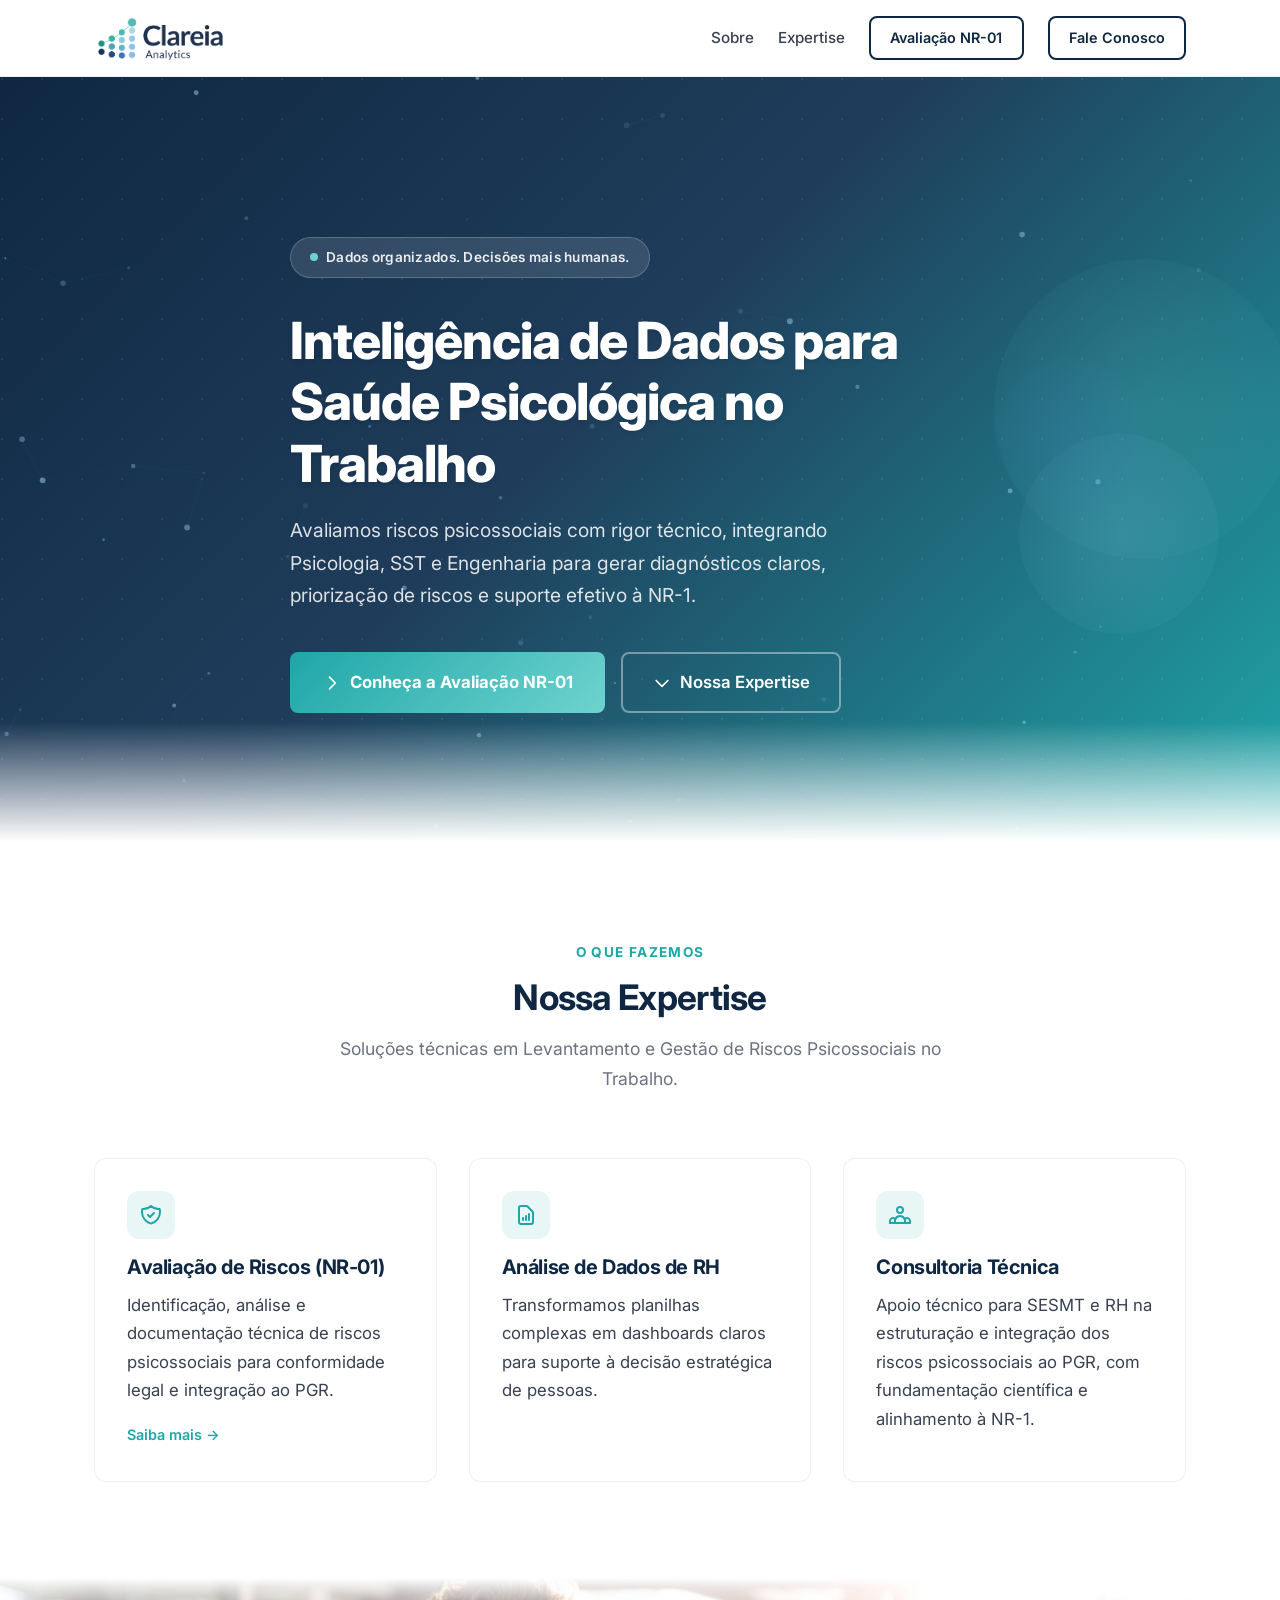
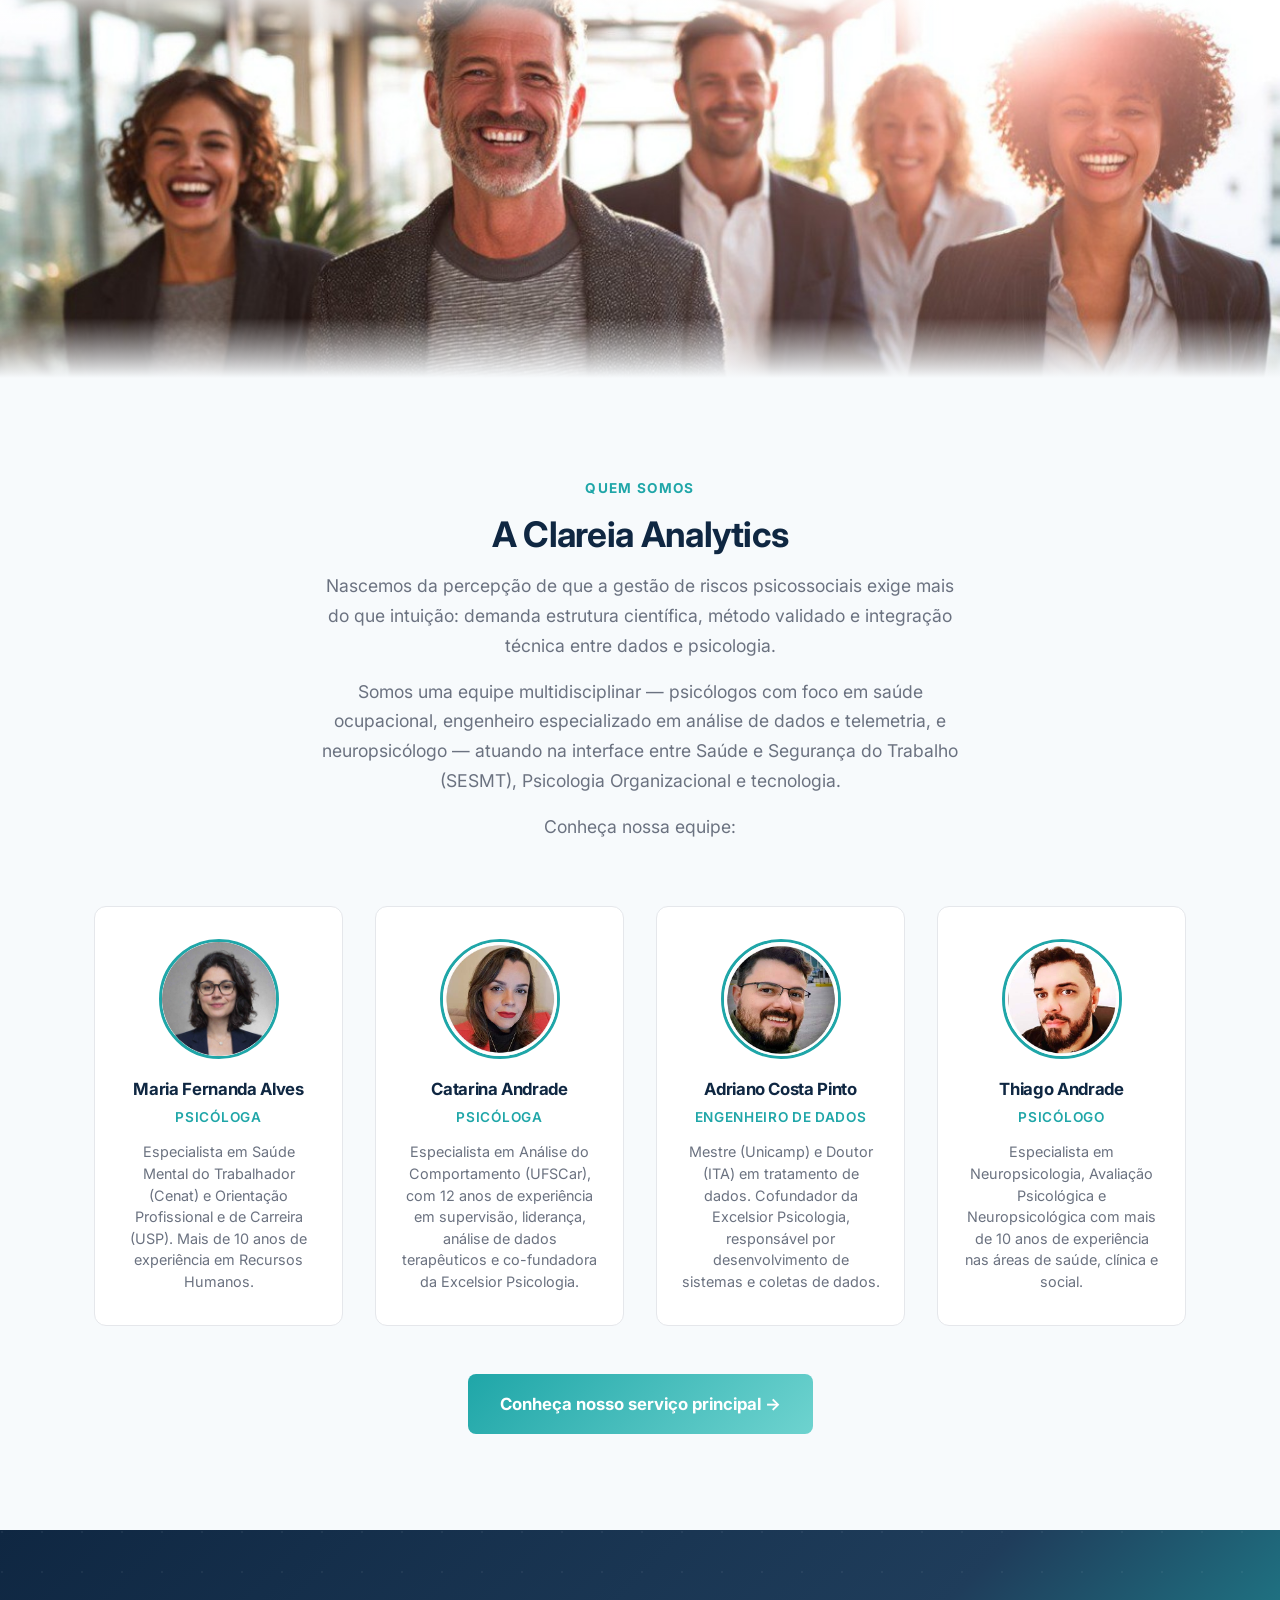
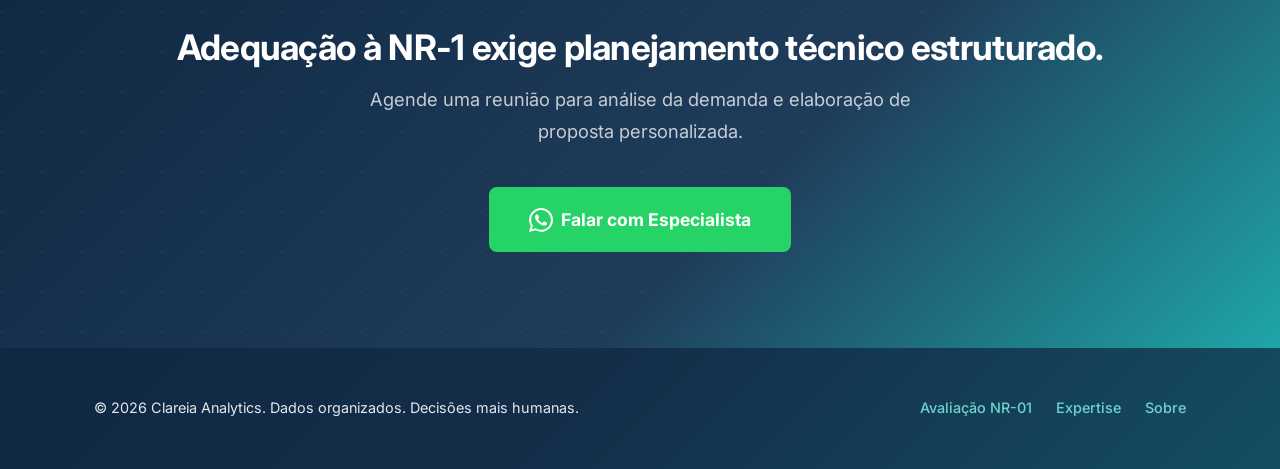
<file: index.html>
<!DOCTYPE html>
<html lang="pt-br">

<head>
  <!-- Google tag (gtag.js) -->
  <script async src="https://www.googletagmanager.com/gtag/js?id=G-W6Y4RJE9Z2"></script>
  <script>
    window.dataLayer = window.dataLayer || [];
    function gtag() { dataLayer.push(arguments); }
    gtag('js', new Date());

    gtag('config', 'G-W6Y4RJE9Z2');
  </script>
  <meta charset="UTF-8">
  <meta name="color-scheme" content="light only">
  <meta name="theme-color" content="#0F2742">
  <meta name="viewport" content="width=device-width, initial-scale=1.0">
  <title>Clareia Analytics | Inteligência em Riscos Psicossociais</title>
  <meta name="description"
    content="Consultoria especializada em dados e psicologia organizacional. Soluções para NR-01, PGR e gestão de pessoas baseada em evidências.">
  <meta name="keywords"
    content="riscos psicossociais, NR-01, PGR, saúde psicológica no trabalho, avaliação de riscos psicossociais, gestão de riscos psicossociais">

  <link rel="preconnect" href="https://fonts.googleapis.com">
  <link rel="preconnect" href="https://fonts.gstatic.com" crossorigin>
  <link href="https://fonts.googleapis.com/css2?family=Inter:wght@400;500;600;700;800&display=swap" rel="stylesheet">

  <meta property="og:type" content="website">
  <meta property="og:title" content="Clareia Analytics | Inteligência em Riscos Psicossociais">
  <meta property="og:description"
    content="Consultoria especializada em dados e psicologia organizacional. Soluções para NR-01, PGR e gestão de pessoas baseada em evidências.">
  <meta property="og:url" content="https://clareiaanalytics.com.br/">
  <meta property="og:site_name" content="Clareia Analytics">
  <meta property="og:image" content="https://www.clareiaanalytics.com.br/assets/images/logo2.png" />
  <meta property="og:image:width" content="1200" />
  <meta property="og:image:height" content="630" />
  <meta property="og:locale" content="pt_BR">
  <link rel="icon" type="image/png" href="/my-favicon/favicon-96x96.png" sizes="96x96" />
  <link rel="icon" type="image/svg+xml" href="/my-favicon/favicon.svg" />
  <link rel="shortcut icon" href="/my-favicon/favicon.ico" />
  <link rel="apple-touch-icon" sizes="180x180" href="/my-favicon/apple-touch-icon.png" />
  <link rel="manifest" href="/my-favicon/site.webmanifest" />

  <link rel="stylesheet" href="css/style.css">
</head>

<body>

  <header id="header">
    <div class="container nav-container">
      <a href="/" class="logo">
        <img src="assets/images/logo.png" alt="Clareia Analytics" class="logo-img">
      </a>
      <nav>
        <div class="nav-links">
          <a href="#sobre">Sobre</a>
          <a href="#expertise">Expertise</a>
          <a href="avaliacao-riscos-psicossociais-nr01/" class="btn-outline-dark"
            style="font-size: 0.9rem; padding: 0.5rem 1.2rem;">Avaliação NR-01</a>
        </div>
        <a href="#cta-final" class="btn-outline-dark nav-cta" style="font-size: 0.9rem; padding: 0.5rem 1.2rem;">Fale
          Conosco</a>
        <button class="hamburger" id="hamburger-btn" aria-label="Abrir menu" aria-expanded="false">
          <span></span>
          <span></span>
          <span></span>
        </button>
      </nav>
    </div>
  </header>

  <main>
    <!-- ========== HERO ========== -->
    <section class="hero" id="hero">
      <canvas id="particles-canvas" style="position:absolute;inset:0;z-index:1;pointer-events:none;"></canvas>

      <div class="hero-visual" aria-hidden="true">
        <div class="hero-orb hero-orb-1"></div>
        <div class="hero-orb hero-orb-2"></div>
        <div class="hero-orb hero-orb-3"></div>
      </div>

      <div class="container">
        <div class="hero-content">
          <div class="hero-badge">
            <span class="pulse-dot"></span>
            Dados organizados. Decisões mais humanas.
          </div>

          <h1>Inteligência de Dados para Saúde Psicológica no Trabalho</h1>

          <p>Avaliamos riscos psicossociais com rigor técnico, integrando Psicologia, SST e Engenharia para gerar
            diagnósticos claros, priorização de riscos e suporte efetivo à NR-1.</p>

          <div class="hero-actions">
            <a href="avaliacao-riscos-psicossociais-nr01/" class="btn-primary">
              <svg width="20" height="20" fill="none" stroke="currentColor" viewBox="0 0 24 24">
                <path stroke-linecap="round" stroke-linejoin="round" stroke-width="2" d="M9 5l7 7-7 7"></path>
              </svg>
              Conheça a Avaliação NR-01
            </a>
            <a href="#expertise" class="btn-outline">
              <svg width="20" height="20" fill="none" stroke="currentColor" viewBox="0 0 24 24">
                <path stroke-linecap="round" stroke-linejoin="round" stroke-width="2" d="M19 9l-7 7-7-7"></path>
              </svg>
              Nossa Expertise
            </a>
          </div>
        </div>
      </div>
    </section>

    <!-- ========== EXPERTISE ========== -->
    <section class="section-padding bg-white" id="expertise">
      <div class="container">
        <div class="section-header reveal">
          <span class="section-label">O que fazemos</span>
          <h2>Nossa Expertise</h2>
          <p>Soluções técnicas em Levantamento e Gestão de Riscos Psicossociais no Trabalho.</p>
        </div>

        <div class="grid-3 stagger">
          <div class="card reveal">
            <div class="card-icon">
              <svg viewBox="0 0 24 24" fill="none" stroke="currentColor" stroke-width="2">
                <path stroke-linecap="round" stroke-linejoin="round"
                  d="M9 12l2 2 4-4m5.618-4.016A11.955 11.955 0 0112 2.944a11.955 11.955 0 01-8.618 3.04A12.02 12.02 0 003 9c0 5.591 3.824 10.29 9 11.622 5.176-1.332 9-6.03 9-11.622 0-1.042-.133-2.052-.382-3.016z">
                </path>
              </svg>
            </div>
            <h3>Avaliação de Riscos (NR-01)</h3>
            <p>Identificação, análise e documentação técnica de riscos psicossociais para conformidade legal e
              integração ao PGR.</p>
            <a href="avaliacao-riscos-psicossociais-nr01/" style="font-size: 0.9rem;">Saiba mais &rarr;</a>
          </div>

          <div class="card reveal">
            <div class="card-icon">
              <svg viewBox="0 0 24 24" fill="none" stroke="currentColor" stroke-width="2">
                <path stroke-linecap="round" stroke-linejoin="round"
                  d="M9 17v-2m3 2v-4m3 4v-6m2 10H7a2 2 0 01-2-2V5a2 2 0 012-2h5.586a1 1 0 01.707.293l5.414 5.414a1 1 0 01.293.707V19a2 2 0 01-2 2z">
                </path>
              </svg>
            </div>
            <h3>Análise de Dados de RH</h3>
            <p>Transformamos planilhas complexas em dashboards claros para suporte à decisão estratégica de pessoas.</p>
          </div>

          <div class="card reveal">
            <div class="card-icon">
              <svg viewBox="0 0 24 24" fill="none" stroke="currentColor" stroke-width="2">
                <path stroke-linecap="round" stroke-linejoin="round"
                  d="M17 20h5v-2a3 3 0 00-5.356-1.857M17 20H7m10 0v-2c0-.656-.126-1.283-.356-1.857M7 20H2v-2a3 3 0 015.356-1.857M7 20v-2c0-.656.126-1.283.356-1.857m0 0a5.002 5.002 0 019.288 0M15 7a3 3 0 11-6 0 3 3 0 016 0z">
                </path>
              </svg>
            </div>
            <h3>Consultoria Técnica</h3>
            <p>Apoio técnico para SESMT e RH na estruturação e integração dos riscos psicossociais ao PGR, com
              fundamentação científica e alinhamento à NR-1.
            </p>
          </div>
        </div>
      </div>
    </section>

    <!-- ========== BANNER VISUAL ========== -->
    <section class="image-banner" aria-hidden="true">
      <img src="assets/images/pessoas.jpg" alt="Profissionais sorrindo em ambiente de trabalho saudável" loading="lazy">
      <div class="image-banner-overlay"></div>
    </section>

    <!-- ========== SOBRE ========== -->
    <section class="section-padding bg-light" id="sobre">
      <div class="container">
        <div class="section-header reveal">
          <span class="section-label">Quem somos</span>
          <h2>A Clareia Analytics</h2>
          <p>Nascemos da percepção de que a gestão de riscos psicossociais exige mais do que intuição: demanda estrutura
            científica, método validado e integração técnica entre dados e psicologia.</p>
          <p>Somos uma equipe multidisciplinar — psicólogos com foco em saúde ocupacional, engenheiro especializado em
            análise de dados e telemetria, e neuropsicólogo — atuando na interface entre Saúde e Segurança do Trabalho
            (SESMT), Psicologia Organizacional e tecnologia.</p>
          <p>Conheça nossa equipe:</p>

        </div>

        <div class="team-grid stagger">
          <div class="team-member reveal">
            <div class="team-photo">
              <img src="assets/images/equipe/maria-fernanda.jpg" alt="Maria Fernanda Alves"
                onerror="this.style.display='none'; this.nextElementSibling.style.display='flex';">
              <div class="team-photo-fallback">MF</div>
            </div>
            <h3>Maria Fernanda Alves</h3>
            <span class="team-role">Psicóloga</span>
            <p>Especialista em Saúde Mental do Trabalhador (Cenat) e Orientação Profissional e de Carreira (USP). Mais
              de 10 anos de experiência em Recursos Humanos.</p>
          </div>

          <div class="team-member reveal">
            <div class="team-photo">
              <img src="assets/images/equipe/catarina.jpg" alt="Catarina Andrade"
                onerror="this.style.display='none'; this.nextElementSibling.style.display='flex';">
              <div class="team-photo-fallback">CA</div>
            </div>
            <h3>Catarina Andrade</h3>
            <span class="team-role">Psicóloga</span>
            <p>Especialista em Análise do Comportamento (UFSCar), com 12 anos de experiência em supervisão, liderança,
              análise de dados terapêuticos e co-fundadora da Excelsior Psicologia.</p>
          </div>

          <div class="team-member reveal">
            <div class="team-photo">
              <img src="assets/images/equipe/adriano.jpg" alt="Adriano Costa Pinto"
                onerror="this.style.display='none'; this.nextElementSibling.style.display='flex';">
              <div class="team-photo-fallback">AC</div>
            </div>
            <h3>Adriano Costa Pinto</h3>
            <span class="team-role">Engenheiro de Dados</span>
            <p>Mestre (Unicamp) e Doutor (ITA) em tratamento de dados. Cofundador da Excelsior Psicologia, responsável
              por desenvolvimento de sistemas e coletas de dados.</p>
          </div>

          <div class="team-member reveal">
            <div class="team-photo">
              <img src="assets/images/equipe/thiago.jpg" alt="Thiago Andrade"
                onerror="this.style.display='none'; this.nextElementSibling.style.display='flex';">
              <div class="team-photo-fallback">TA</div>
            </div>
            <h3>Thiago Andrade</h3>
            <span class="team-role">Psicólogo</span>
            <p>Especialista em Neuropsicologia, Avaliação Psicológica e Neuropsicológica com mais de 10 anos de
              experiência nas áreas de saúde, clínica e social.</p>
          </div>
        </div>

        <div class="reveal" style="text-align: center; margin-top: 3rem;">
          <a href="avaliacao-riscos-psicossociais-nr01/" class="btn-primary">
            Conheça nosso serviço principal &rarr;
          </a>
        </div>
      </div>
    </section>

    <!-- ========== CTA FINAL ========== -->
    <section class="cta-section" id="cta-final">
      <div class="container" style="position: relative; z-index: 2;">
        <div class="reveal">
          <h2>Adequação à NR-1 exige planejamento técnico estruturado.</h2>
          <p>Agende uma reunião para análise da demanda e elaboração de proposta personalizada.</p>
          <a href="https://wa.me/5512920046414" target="_blank" rel="noopener" class="btn-primary" id="cta-bottom"
            style="background: #25D366; color: var(--white); font-size: 1.1rem; padding: 1.1rem 2.5rem; border: none;">
            <svg width="24" height="24" fill="currentColor" viewBox="0 0 24 24">
              <path
                d="M17.472 14.382c-.297-.149-1.758-.867-2.03-.967-.273-.099-.471-.148-.67.15-.197.297-.767.966-.94 1.164-.173.199-.347.223-.644.075-.297-.15-1.255-.463-2.39-1.475-.883-.788-1.48-1.761-1.653-2.059-.173-.297-.018-.458.13-.606.134-.133.298-.347.446-.52.149-.174.198-.298.298-.497.099-.198.05-.371-.025-.52-.075-.149-.669-1.612-.916-2.207-.242-.579-.487-.5-.669-.51a12.8 12.8 0 0 0-.57-.01c-.198 0-.52.074-.792.372-.272.297-1.04 1.016-1.04 2.479 0 1.462 1.065 2.875 1.213 3.074.149.198 2.096 3.2 5.077 4.487.709.306 1.262.489 1.694.625.712.227 1.36.195 1.871.118.571-.085 1.758-.719 2.006-1.413.248-.694.248-1.289.173-1.413-.074-.124-.272-.198-.57-.347m-5.421 7.403h-.004a9.87 9.87 0 0 1-5.031-1.378l-.361-.214-3.741.982.998-3.648-.235-.374a9.86 9.86 0 0 1-1.51-5.26c.001-5.45 4.436-9.884 9.888-9.884 2.64 0 5.122 1.03 6.988 2.898a9.825 9.825 0 0 1 2.893 6.994c-.003 5.45-4.437 9.885-9.885 9.885m8.413-18.297A11.815 11.815 0 0 0 12.05 0C5.495 0 .16 5.335.157 11.892c0 2.096.547 4.142 1.588 5.945L.057 24l6.305-1.654a11.882 11.882 0 0 0 5.683 1.448h.005c6.554 0 11.89-5.335 11.893-11.893a11.821 11.821 0 0 0-3.48-8.413z" />
            </svg>
            Falar com Especialista
          </a>
        </div>
      </div>
    </section>

  </main>

  <footer>
    <div class="container">
      <div class="footer-content">
        <p>&copy; 2026 Clareia Analytics. Dados organizados. Decisões mais humanas.</p>
        <div class="footer-links">
          <a href="avaliacao-riscos-psicossociais-nr01/">Avaliação NR-01</a>
          <a href="#expertise">Expertise</a>
          <a href="#sobre">Sobre</a>
        </div>
      </div>
    </div>
  </footer>

  <script src="js/main.js"></script>
</body>

</html>
</file>
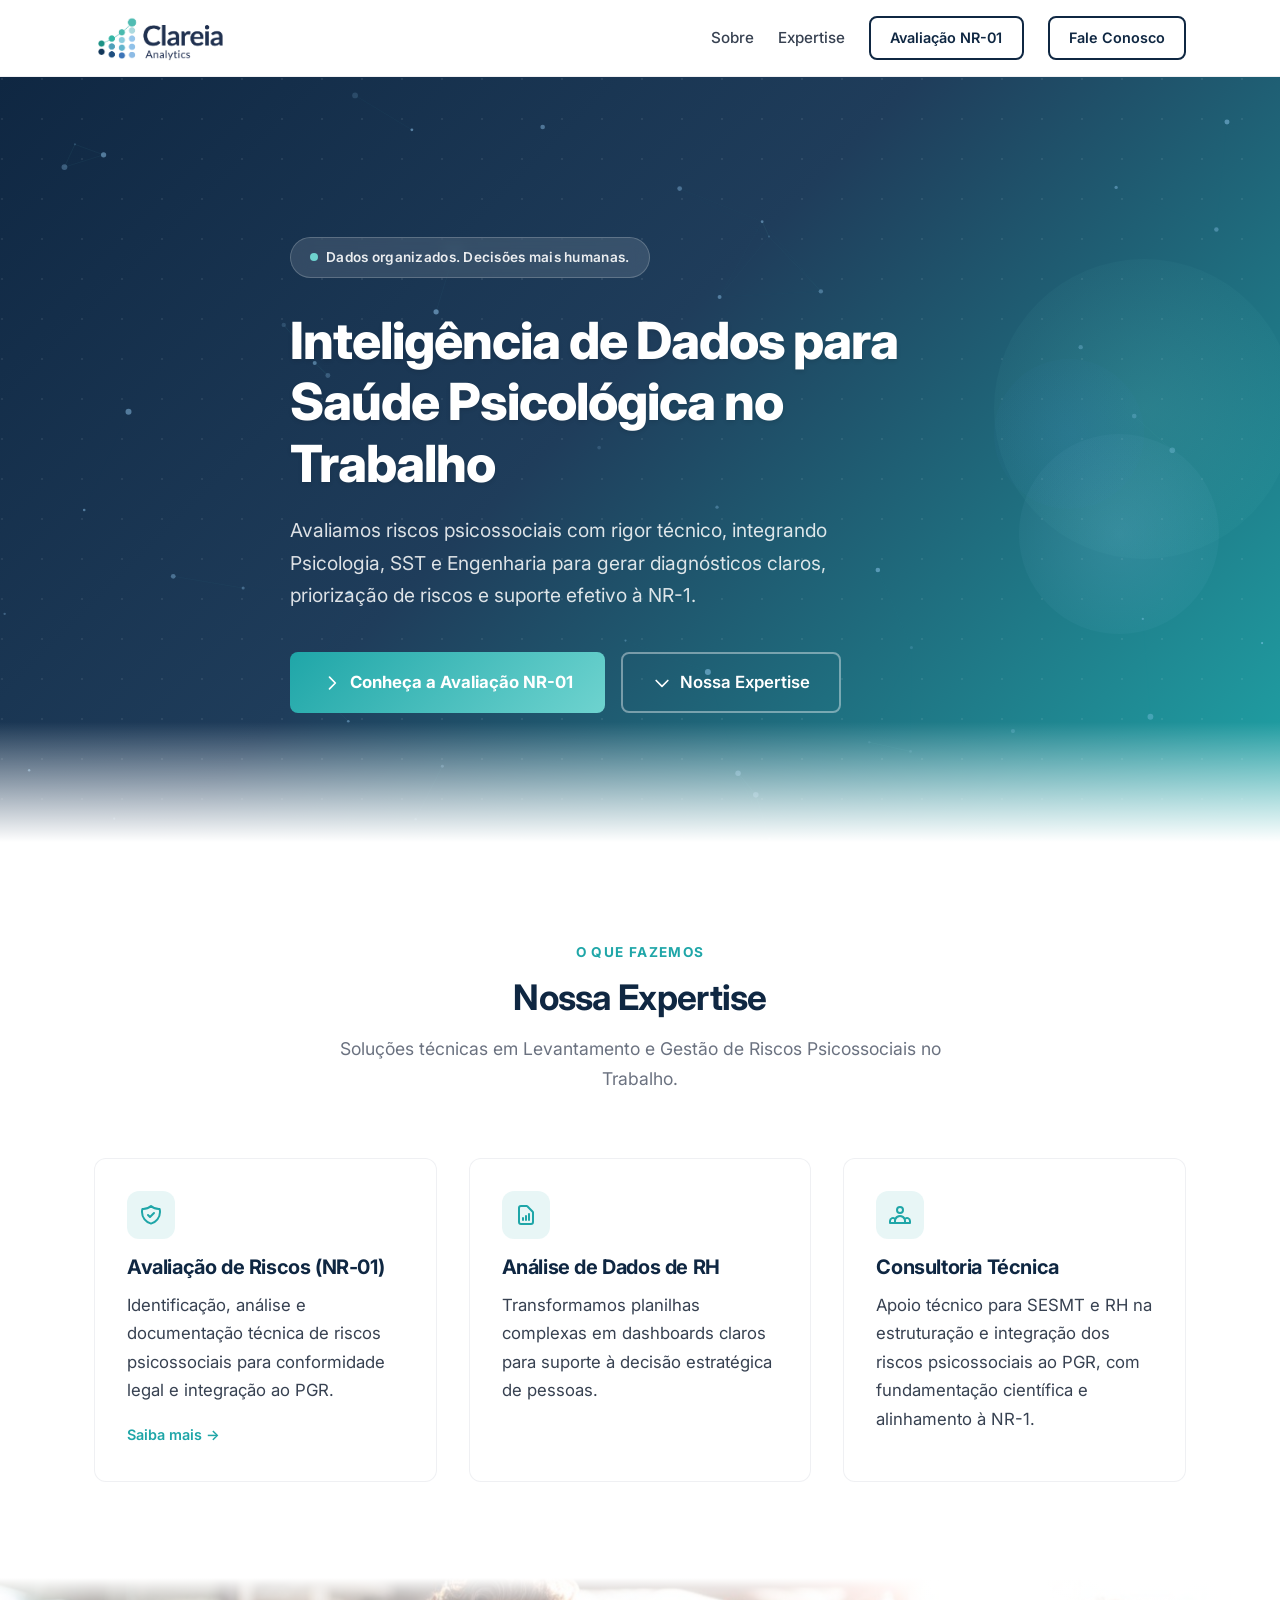
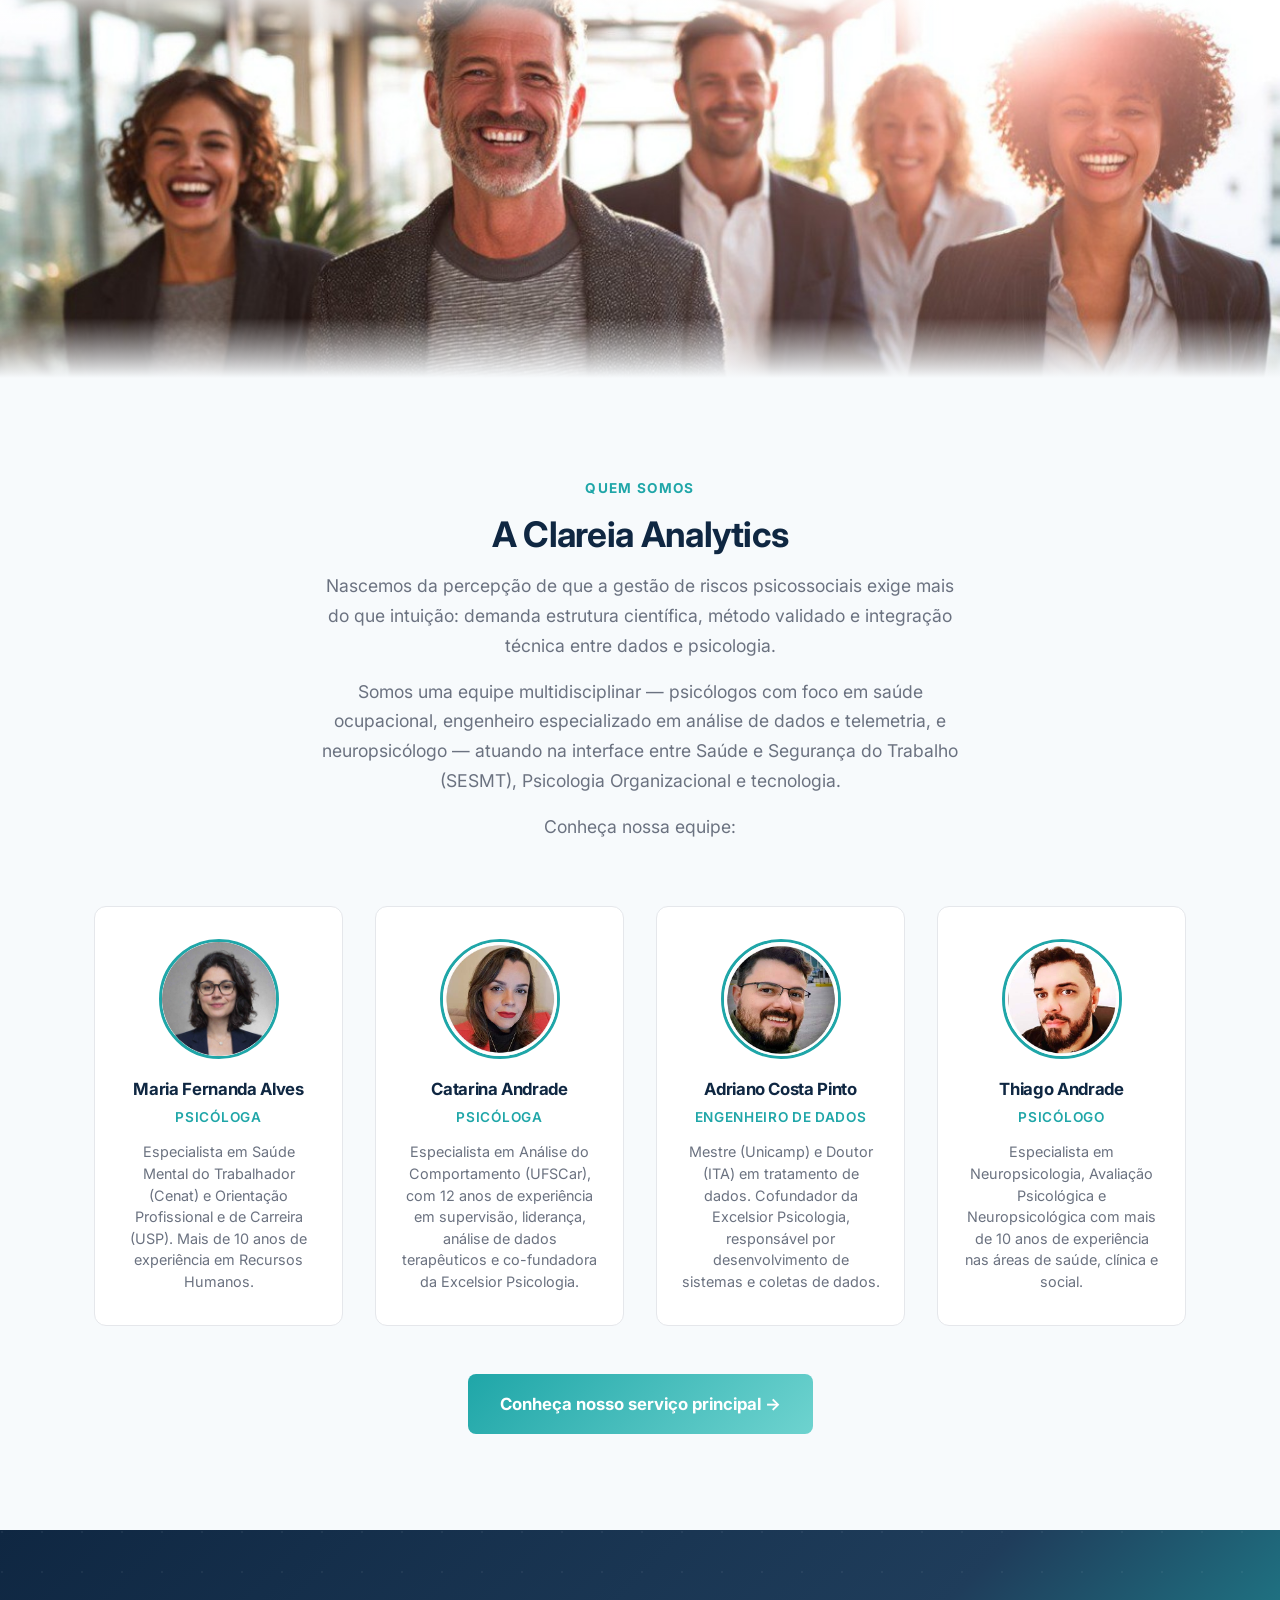
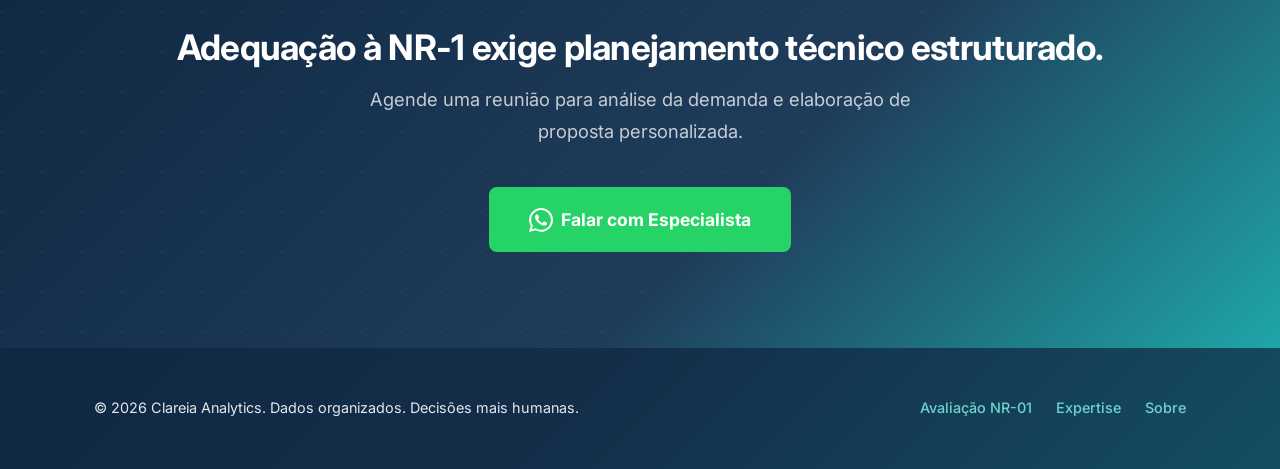
<file: avaliacao-riscos-psicossociais-nr01/index.html>
<!DOCTYPE html>
<html lang="pt-br">

<head>
  <meta charset="UTF-8">
  <meta name="viewport" content="width=device-width, initial-scale=1.0">
  <title>Avaliação de Riscos Psicossociais NR-01 | Clareia Analytics</title>
  <meta name="description"
    content="Avaliação técnica de riscos psicossociais no trabalho conforme NR-01. Metodologia baseada em dados para conformidade do PGR.">
  <link rel="canonical" href="https://clareiaanalytics.com.br/">
  <meta name="robots" content="noindex, follow">
  <meta http-equiv="refresh" content="0; url=/">
  <link rel="icon" type="image/png" href="/my-favicon/favicon-96x96.png" sizes="96x96" />
  <link rel="shortcut icon" href="/my-favicon/favicon.ico" />
</head>

<body>
  <p>Esta página foi movida. Redirecionando para <a href="/">clareiaanalytics.com.br</a>...</p>
  <script>window.location.replace('/');</script>
</body>

</html>
</file>
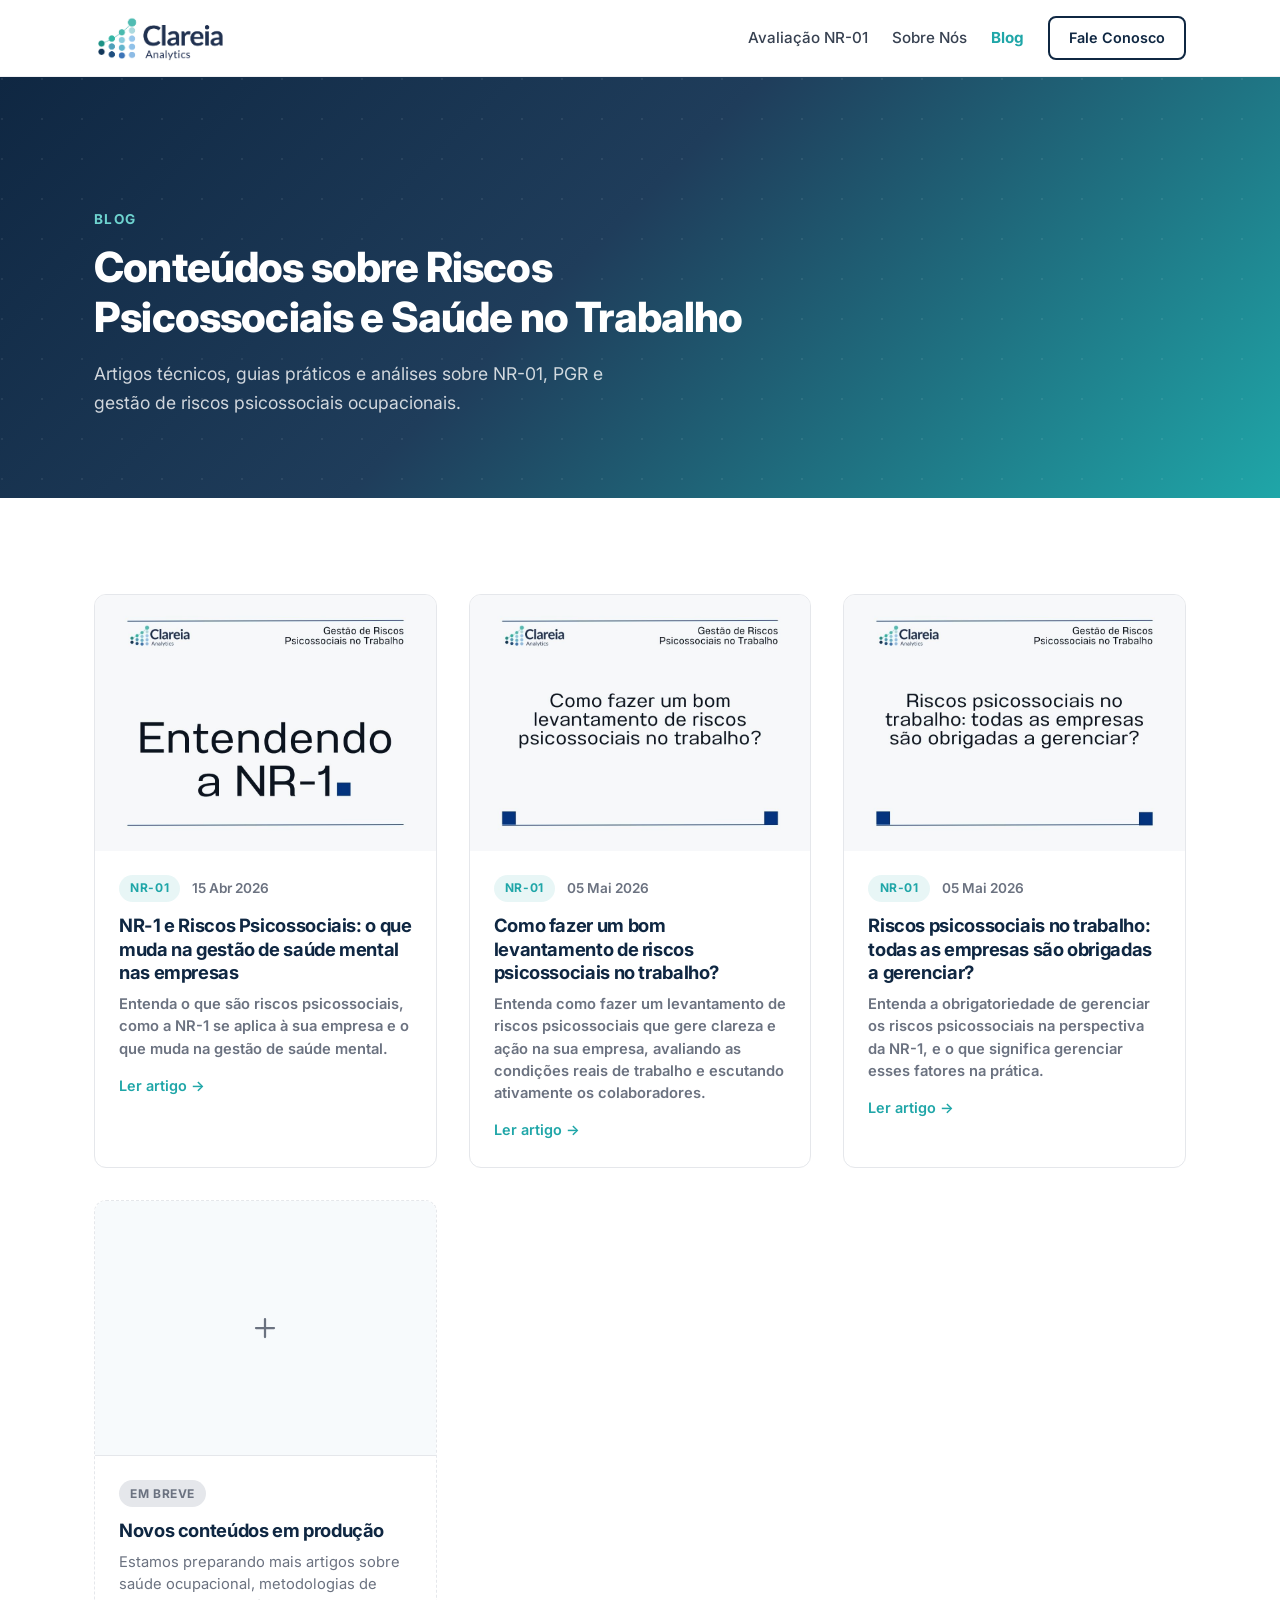
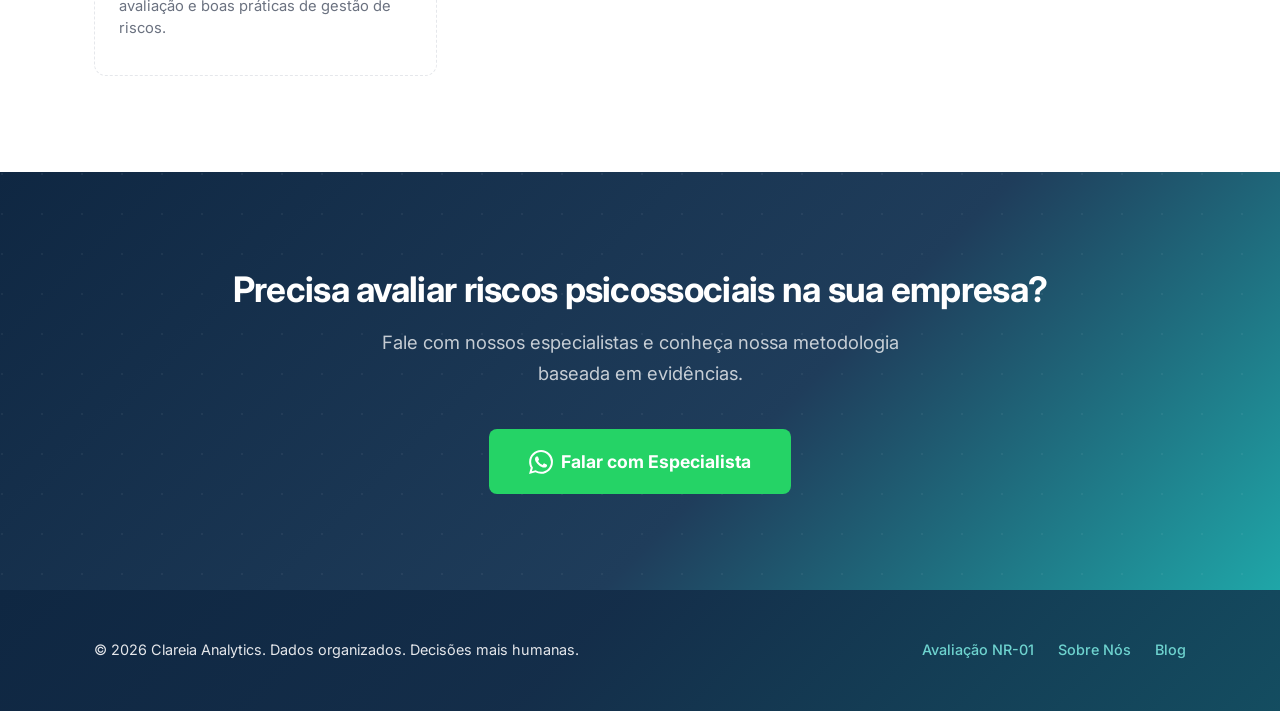
<file: blog/index.html>
<!DOCTYPE html>
<html lang="pt-br">

<head>
  <!-- Google tag (gtag.js) -->
  <script async src="https://www.googletagmanager.com/gtag/js?id=G-W6Y4RJE9Z2"></script>
  <script>
    window.dataLayer = window.dataLayer || [];
    function gtag() { dataLayer.push(arguments); }
    gtag('js', new Date());

    gtag('config', 'G-W6Y4RJE9Z2');
  </script>
  <meta charset="UTF-8">
  <meta name="viewport" content="width=device-width, initial-scale=1.0">
  <meta name="color-scheme" content="light only">
  <meta name="theme-color" content="#0F2742">

  <title>Blog | Clareia Analytics — Conteúdos sobre Riscos Psicossociais e NR-01</title>
  <meta name="description"
    content="Artigos, guias e conteúdos técnicos sobre riscos psicossociais, NR-01, saúde ocupacional e gestão de pessoas baseada em evidências.">
  <meta name="keywords"
    content="blog riscos psicossociais, NR-01, saúde ocupacional, PGR, gestão de pessoas, psicologia organizacional">
  <meta name="robots" content="index, follow">
  <link rel="canonical" href="https://clareiaanalytics.com.br/blog/">

  <meta property="og:type" content="website">
  <meta property="og:title" content="Blog | Clareia Analytics">
  <meta property="og:description"
    content="Artigos e conteúdos técnicos sobre riscos psicossociais, NR-01 e saúde ocupacional.">
  <meta property="og:url" content="https://clareiaanalytics.com.br/blog/">
  <meta property="og:site_name" content="Clareia Analytics">
  <meta property="og:image" content="https://www.clareiaanalytics.com.br/assets/images/logo2.png" />
  <meta property="og:locale" content="pt_BR">

  <link rel="icon" type="image/png" href="/my-favicon/favicon-96x96.png" sizes="96x96" />
  <link rel="icon" type="image/svg+xml" href="/my-favicon/favicon.svg" />
  <link rel="shortcut icon" href="/my-favicon/favicon.ico" />
  <link rel="apple-touch-icon" sizes="180x180" href="/my-favicon/apple-touch-icon.png" />
  <link rel="manifest" href="/my-favicon/site.webmanifest" />

  <link rel="preconnect" href="https://fonts.googleapis.com">
  <link rel="preconnect" href="https://fonts.gstatic.com" crossorigin>
  <link href="https://fonts.googleapis.com/css2?family=Inter:wght@400;500;600;700;800&display=swap" rel="stylesheet">

  <link rel="stylesheet" href="../css/style.css">
</head>

<body>

  <!-- ========== HEADER ========== -->
  <header id="header">
    <div class="container nav-container">
      <a href="/" class="logo">
        <img src="../assets/images/logo.png" alt="Clareia Analytics" class="logo-img">
      </a>
      <nav>
        <div class="nav-links">
          <a href="/">Avaliação NR-01</a>
          <a href="/sobre/">Sobre Nós</a>
          <a href="/blog/" class="active-link">Blog</a>
        </div>
        <a href="https://wa.me/5512920046414" target="_blank" rel="noopener" class="btn-outline-dark nav-cta"
          style="font-size: 0.9rem; padding: 0.5rem 1.2rem;">Fale Conosco</a>
        <button class="hamburger" id="hamburger-btn" aria-label="Abrir menu" aria-expanded="false">
          <span></span>
          <span></span>
          <span></span>
        </button>
      </nav>
    </div>
  </header>

  <main>
    <!-- ========== BLOG HERO ========== -->
    <section class="blog-hero">
      <div class="container">
        <div class="blog-hero-content">
          <span class="section-label">Blog</span>
          <h1>Conteúdos sobre Riscos Psicossociais e Saúde no Trabalho</h1>
          <p>Artigos técnicos, guias práticos e análises sobre NR-01, PGR e gestão de riscos psicossociais ocupacionais.
          </p>
        </div>
      </div>
    </section>

    <!-- ========== BLOG POSTS ========== -->
    <section class="section-padding bg-white">
      <div class="container">
        <div class="blog-grid">

          <!-- Post 1 -->
          <article class="blog-card reveal">
            <a href="/blog/nr-1-e-riscos-psicossociais-o-que-muda/" class="blog-card-link">
              <div class="blog-card-img">
                <img src="../assets/images/conteudo_img_1.jpg"
                  alt="NR-1 e Riscos Psicossociais: o que muda na gestão de saúde mental nas empresas"
                  onerror="this.style.display='none'; this.nextElementSibling.style.display='flex';">
                <div class="blog-card-img-fallback">
                  <svg width="48" height="48" viewBox="0 0 24 24" fill="none" stroke="currentColor" stroke-width="1">
                    <rect x="3" y="3" width="18" height="18" rx="2" ry="2"></rect>
                    <circle cx="8.5" cy="8.5" r="1.5"></circle>
                    <polyline points="21 15 16 10 5 21"></polyline>
                  </svg>
                </div>
              </div>
              <div class="blog-card-body">
                <div class="blog-card-meta">
                  <span class="blog-tag">NR-01</span>
                  <time datetime="2026-04-15">15 Abr 2026</time>
                </div>
                <h2>NR-1 e Riscos Psicossociais: o que muda na gestão de saúde mental nas empresas</h2>
                <p>Entenda o que são riscos psicossociais, como a NR-1 se aplica à sua empresa e o que muda na gestão de
                  saúde mental.</p>
                <span class="blog-read-more">Ler artigo &rarr;</span>
              </div>
            </a>
          </article>

          <!-- Post 2 -->
          <article class="blog-card reveal">
            <a href="/blog/como-fazer-um-bom-levantamento-de-riscos-psicossociais-no-trabalho/" class="blog-card-link">
              <div class="blog-card-img">
                <img src="../assets/images/conteudo_blog_2.jpg"
                  alt="Como fazer um bom levantamento de riscos psicossociais no trabalho?"
                  onerror="this.style.display='none'; this.nextElementSibling.style.display='flex';">
                <div class="blog-card-img-fallback">
                  <svg width="48" height="48" viewBox="0 0 24 24" fill="none" stroke="currentColor" stroke-width="1">
                    <rect x="3" y="3" width="18" height="18" rx="2" ry="2"></rect>
                    <circle cx="8.5" cy="8.5" r="1.5"></circle>
                    <polyline points="21 15 16 10 5 21"></polyline>
                  </svg>
                </div>
              </div>
              <div class="blog-card-body">
                <div class="blog-card-meta">
                  <span class="blog-tag">NR-01</span>
                  <time datetime="2026-05-05">05 Mai 2026</time>
                </div>
                <h2>Como fazer um bom levantamento de riscos psicossociais no trabalho?</h2>
                <p>Entenda como fazer um levantamento de riscos psicossociais que gere clareza e ação na sua empresa, avaliando as condições reais de trabalho e escutando ativamente os colaboradores.</p>
                <span class="blog-read-more">Ler artigo &rarr;</span>
              </div>
            </a>
          </article>

          <!-- Post 3 -->
          <article class="blog-card reveal">
            <a href="/blog/riscos-psicossociais-no-trabalho-todas-as-empresas-sao-obrigadas-a-gerenciar/" class="blog-card-link">
              <div class="blog-card-img">
                <img src="../assets/images/conteudo_blog_3.jpg"
                  alt="Riscos psicossociais no trabalho: todas as empresas são obrigadas a gerenciar?"
                  onerror="this.style.display='none'; this.nextElementSibling.style.display='flex';">
                <div class="blog-card-img-fallback">
                  <svg width="48" height="48" viewBox="0 0 24 24" fill="none" stroke="currentColor" stroke-width="1">
                    <rect x="3" y="3" width="18" height="18" rx="2" ry="2"></rect>
                    <circle cx="8.5" cy="8.5" r="1.5"></circle>
                    <polyline points="21 15 16 10 5 21"></polyline>
                  </svg>
                </div>
              </div>
              <div class="blog-card-body">
                <div class="blog-card-meta">
                  <span class="blog-tag">NR-01</span>
                  <time datetime="2026-05-05">05 Mai 2026</time>
                </div>
                <h2>Riscos psicossociais no trabalho: todas as empresas são obrigadas a gerenciar?</h2>
                <p>Entenda a obrigatoriedade de gerenciar os riscos psicossociais na perspectiva da NR-1, e o que significa gerenciar esses fatores na prática.</p>
                <span class="blog-read-more">Ler artigo &rarr;</span>
              </div>
            </a>
          </article>

          <!-- Placeholder para futuros posts -->
          <article class="blog-card blog-card--coming-soon reveal">
            <div class="blog-card-link">
              <div class="blog-card-img blog-card-img--placeholder">
                <div class="blog-card-img-fallback" style="display:flex;">
                  <svg width="36" height="36" viewBox="0 0 24 24" fill="none" stroke="currentColor" stroke-width="1.5">
                    <path stroke-linecap="round" stroke-linejoin="round" d="M12 6v6m0 0v6m0-6h6m-6 0H6"></path>
                  </svg>
                </div>
              </div>
              <div class="blog-card-body">
                <div class="blog-card-meta">
                  <span class="blog-tag blog-tag--muted">Em breve</span>
                </div>
                <h2>Novos conteúdos em produção</h2>
                <p>Estamos preparando mais artigos sobre saúde ocupacional, metodologias de avaliação e boas práticas de
                  gestão de riscos.</p>
              </div>
            </div>
          </article>

        </div>
      </div>
    </section>

    <!-- ========== CTA ========== -->
    <section class="cta-section" id="cta-final">
      <div class="container" style="position: relative; z-index: 2;">
        <div class="reveal">
          <h2>Precisa avaliar riscos psicossociais na sua empresa?</h2>
          <p>Fale com nossos especialistas e conheça nossa metodologia baseada em evidências.</p>
          <a href="https://wa.me/5512920046414" target="_blank" rel="noopener" class="btn-primary"
            style="background: #25D366; color: var(--white); font-size: 1.1rem; padding: 1.1rem 2.5rem; border: none;">
            <svg width="24" height="24" fill="currentColor" viewBox="0 0 24 24">
              <path
                d="M17.472 14.382c-.297-.149-1.758-.867-2.03-.967-.273-.099-.471-.148-.67.15-.197.297-.767.966-.94 1.164-.173.199-.347.223-.644.075-.297-.15-1.255-.463-2.39-1.475-.883-.788-1.48-1.761-1.653-2.059-.173-.297-.018-.458.13-.606.134-.133.298-.347.446-.52.149-.174.198-.298.298-.497.099-.198.05-.371-.025-.52-.075-.149-.669-1.612-.916-2.207-.242-.579-.487-.5-.669-.51a12.8 12.8 0 0 0-.57-.01c-.198 0-.52.074-.792.372-.272.297-1.04 1.016-1.04 2.479 0 1.462 1.065 2.875 1.213 3.074.149.198 2.096 3.2 5.077 4.487.709.306 1.262.489 1.694.625.712.227 1.36.195 1.871.118.571-.085 1.758-.719 2.006-1.413.248-.694.248-1.289.173-1.413-.074-.124-.272-.198-.57-.347m-5.421 7.403h-.004a9.87 9.87 0 0 1-5.031-1.378l-.361-.214-3.741.982.998-3.648-.235-.374a9.86 9.86 0 0 1-1.51-5.26c.001-5.45 4.436-9.884 9.888-9.884 2.64 0 5.122 1.03 6.988 2.898a9.825 9.825 0 0 1 2.893 6.994c-.003 5.45-4.437 9.885-9.885 9.885m8.413-18.297A11.815 11.815 0 0 0 12.05 0C5.495 0 .16 5.335.157 11.892c0 2.096.547 4.142 1.588 5.945L.057 24l6.305-1.654a11.882 11.882 0 0 0 5.683 1.448h.005c6.554 0 11.89-5.335 11.893-11.893a11.821 11.821 0 0 0-3.48-8.413z" />
            </svg>
            Falar com Especialista
          </a>
        </div>
      </div>
    </section>
  </main>

  <!-- ========== FOOTER ========== -->
  <footer>
    <div class="container">
      <div class="footer-content">
        <p>&copy; 2026 Clareia Analytics. Dados organizados. Decisões mais humanas.</p>
        <div class="footer-links">
          <a href="/">Avaliação NR-01</a>
          <a href="/sobre/">Sobre Nós</a>
          <a href="/blog/">Blog</a>
        </div>
      </div>
    </div>
  </footer>

  <script src="../js/main.js"></script>
</body>

</html>
</file>
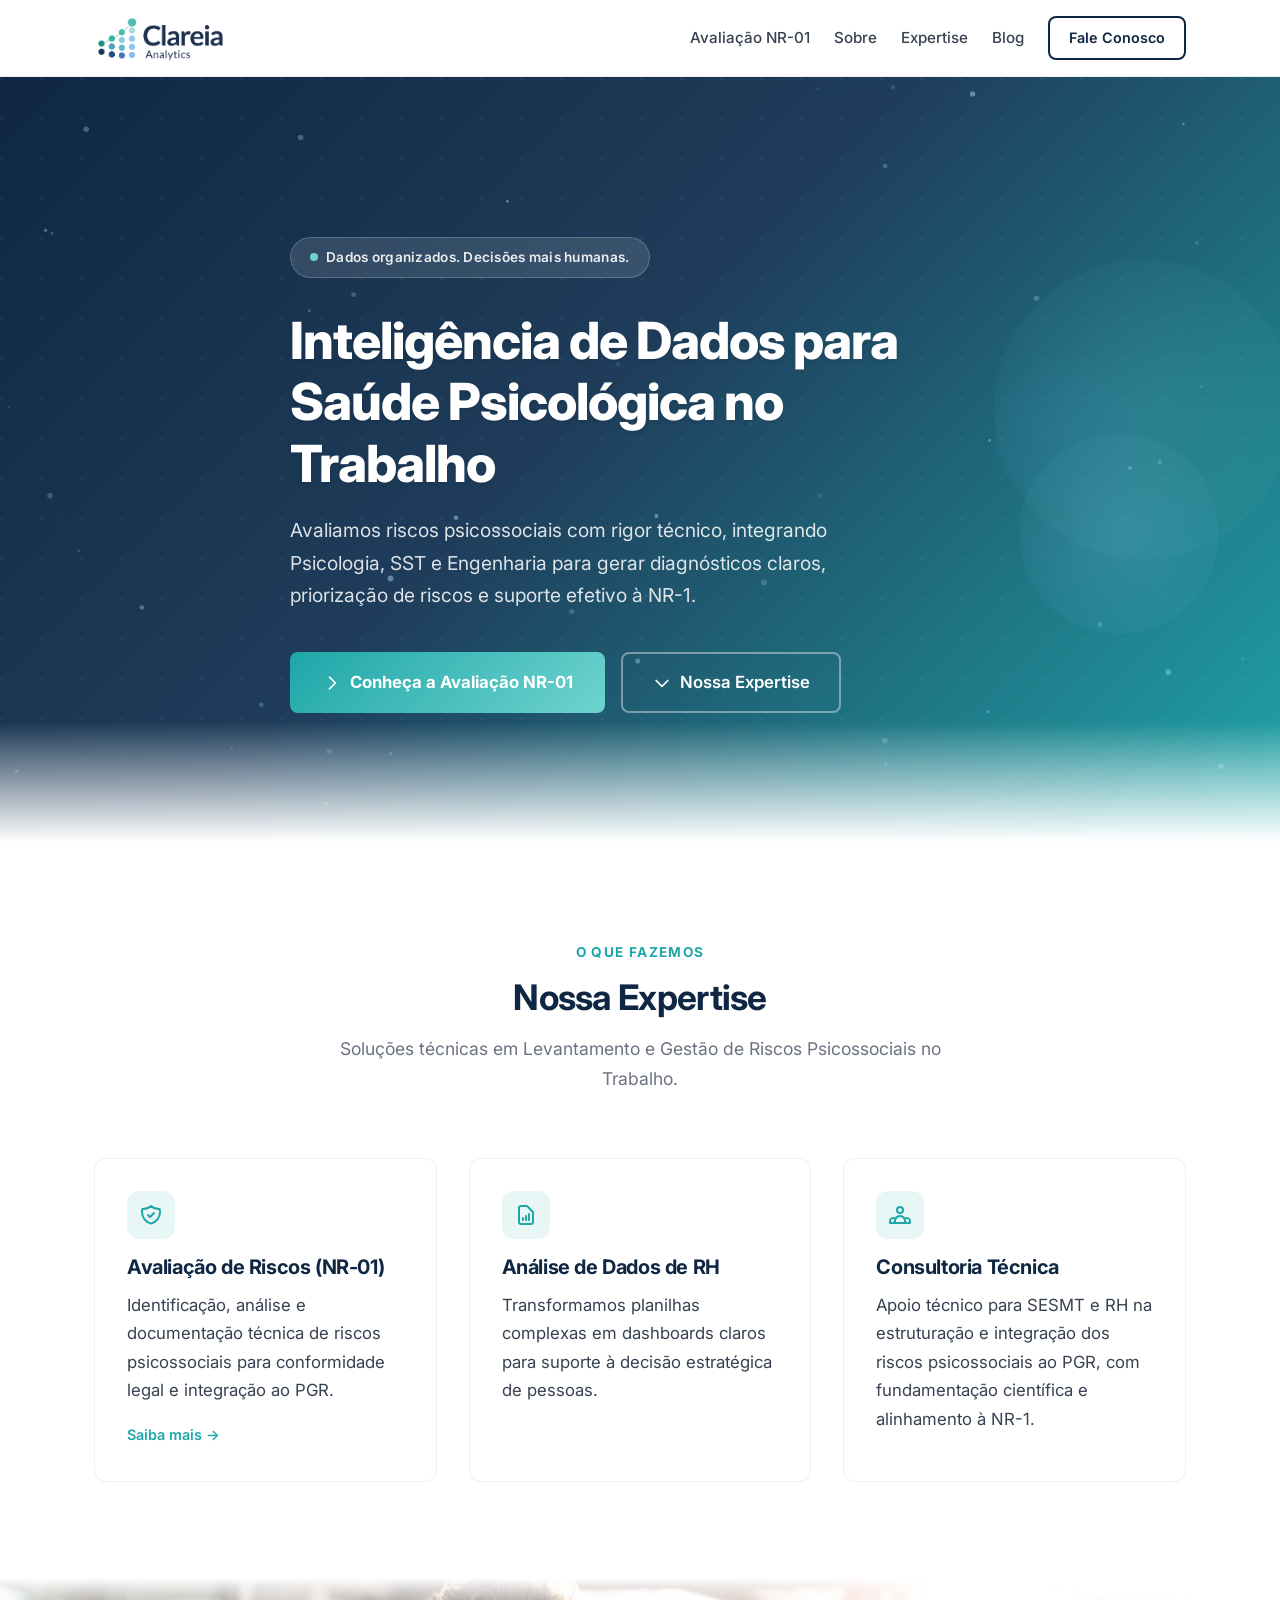
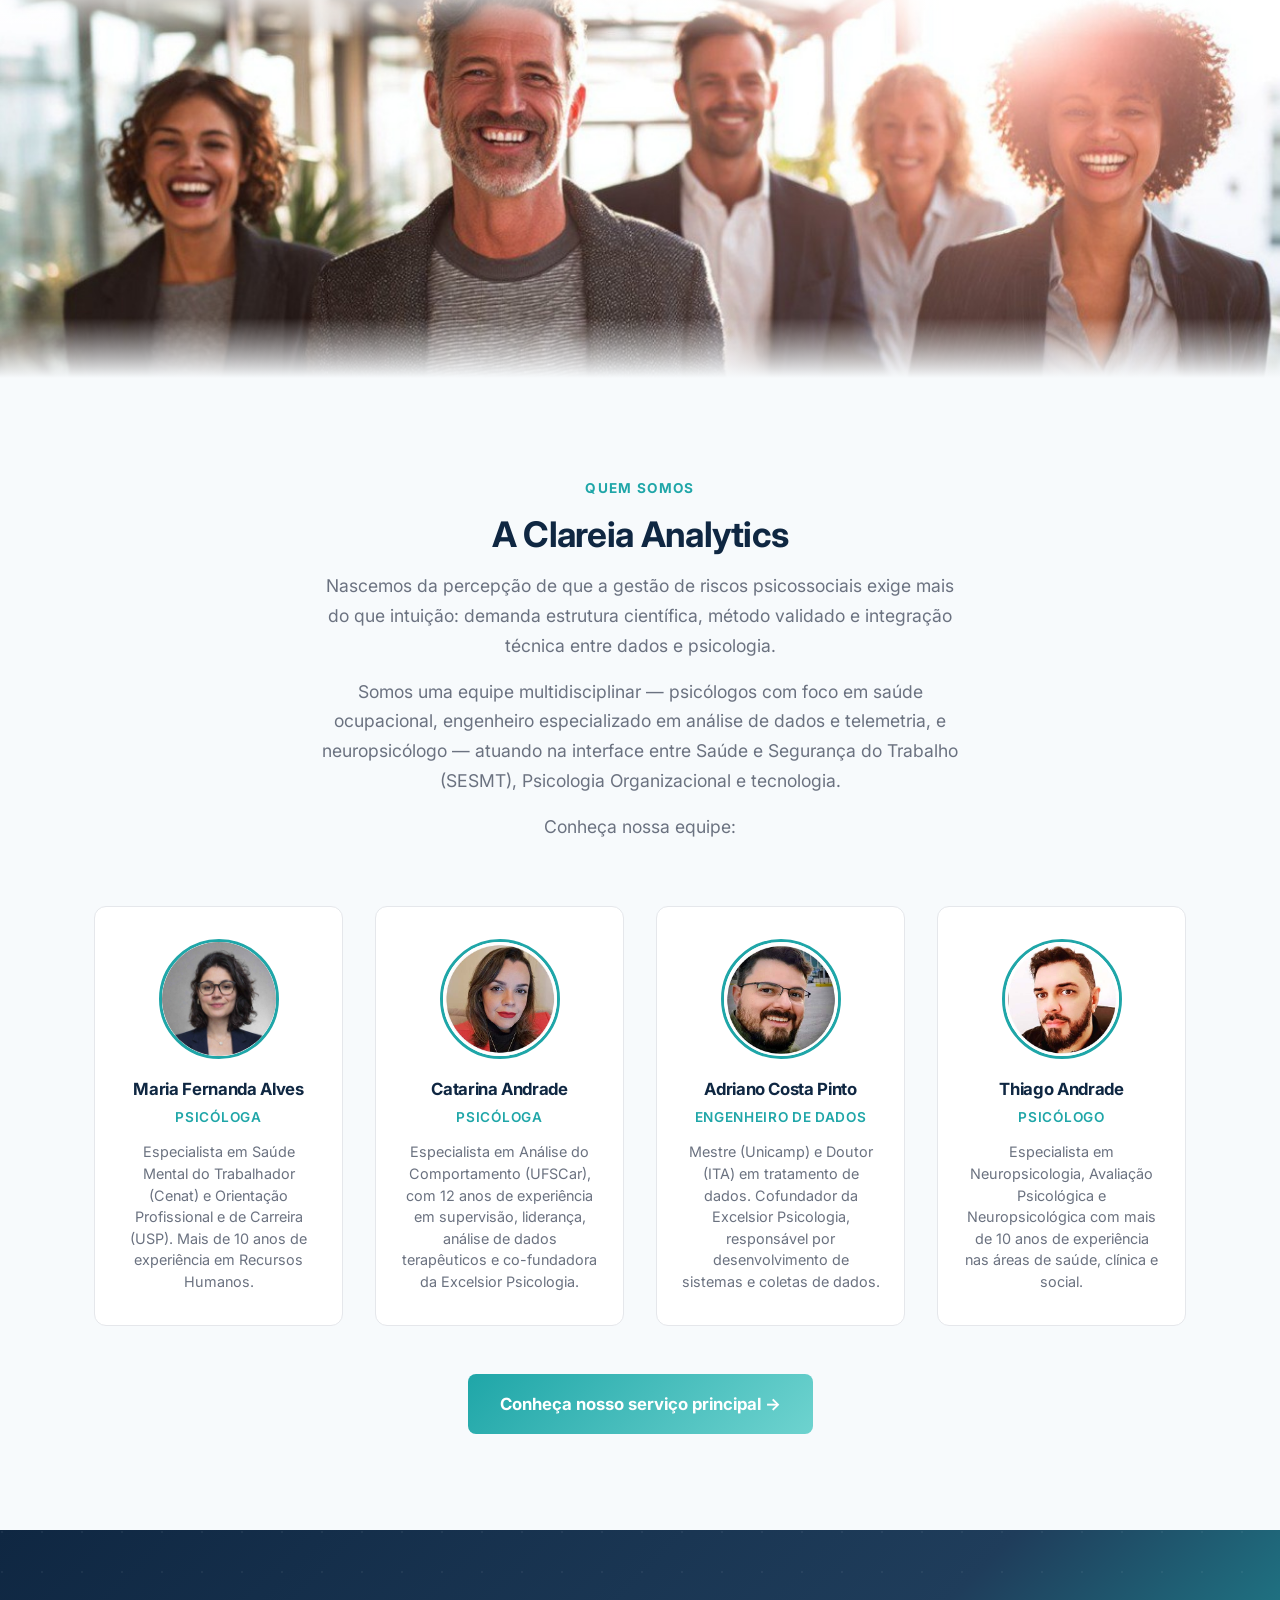
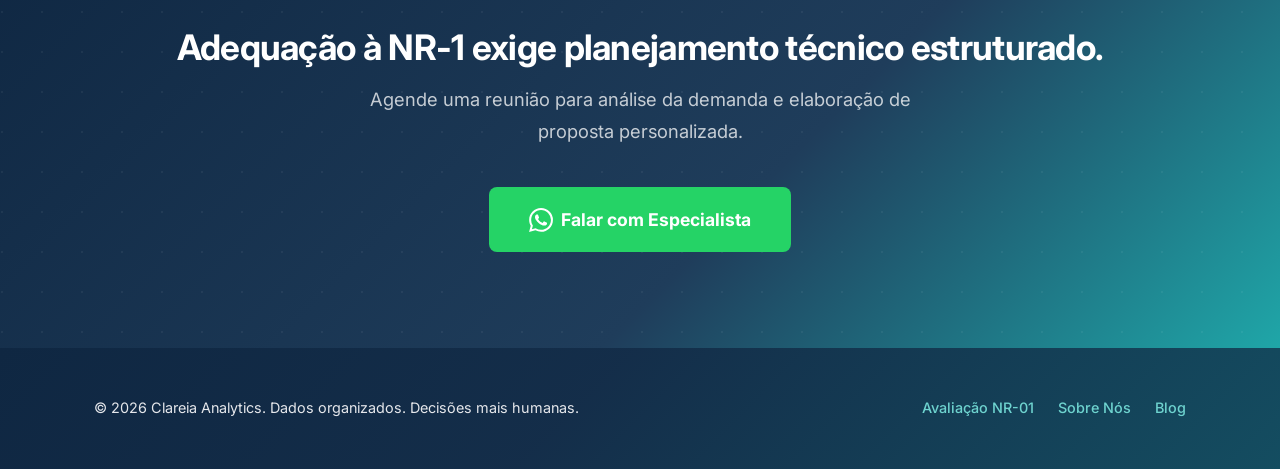
<file: sobre/index.html>
<!DOCTYPE html>
<html lang="pt-br">

<head>
  <!-- Google tag (gtag.js) -->
  <script async src="https://www.googletagmanager.com/gtag/js?id=G-W6Y4RJE9Z2"></script>
  <script>
    window.dataLayer = window.dataLayer || [];
    function gtag() { dataLayer.push(arguments); }
    gtag('js', new Date());

    gtag('config', 'G-W6Y4RJE9Z2');
  </script>
  <meta charset="UTF-8">
  <meta name="color-scheme" content="light only">
  <meta name="theme-color" content="#0F2742">
  <meta name="viewport" content="width=device-width, initial-scale=1.0">
  <title>Sobre a Clareia Analytics | Inteligência em Riscos Psicossociais</title>
  <meta name="description"
    content="Conheça a equipe multidisciplinar da Clareia Analytics. Psicólogos, engenheiro de dados e neuropsicólogo atuando na gestão de riscos psicossociais e saúde ocupacional.">
  <meta name="keywords"
    content="Clareia Analytics, equipe, psicólogos, riscos psicossociais, NR-01, consultoria, saúde ocupacional">
  <meta name="robots" content="index, follow">
  <link rel="canonical" href="https://clareiaanalytics.com.br/sobre/">

  <link rel="preconnect" href="https://fonts.googleapis.com">
  <link rel="preconnect" href="https://fonts.gstatic.com" crossorigin>
  <link href="https://fonts.googleapis.com/css2?family=Inter:wght@400;500;600;700;800&display=swap" rel="stylesheet">

  <meta property="og:type" content="website">
  <meta property="og:title" content="Sobre a Clareia Analytics | Inteligência em Riscos Psicossociais">
  <meta property="og:description"
    content="Conheça a equipe multidisciplinar da Clareia Analytics. Consultoria especializada em riscos psicossociais e saúde ocupacional.">
  <meta property="og:url" content="https://clareiaanalytics.com.br/sobre/">
  <meta property="og:site_name" content="Clareia Analytics">
  <meta property="og:image" content="https://www.clareiaanalytics.com.br/assets/images/logo2.png" />
  <meta property="og:image:width" content="1200" />
  <meta property="og:image:height" content="630" />
  <meta property="og:locale" content="pt_BR">
  <link rel="icon" type="image/png" href="/my-favicon/favicon-96x96.png" sizes="96x96" />
  <link rel="icon" type="image/svg+xml" href="/my-favicon/favicon.svg" />
  <link rel="shortcut icon" href="/my-favicon/favicon.ico" />
  <link rel="apple-touch-icon" sizes="180x180" href="/my-favicon/apple-touch-icon.png" />
  <link rel="manifest" href="/my-favicon/site.webmanifest" />

  <link rel="stylesheet" href="../css/style.css">
</head>

<body>

  <header id="header">
    <div class="container nav-container">
      <a href="/" class="logo">
        <img src="../assets/images/logo.png" alt="Clareia Analytics" class="logo-img">
      </a>
      <nav>
        <div class="nav-links">
          <a href="/">Avaliação NR-01</a>
          <a href="#sobre">Sobre</a>
          <a href="#expertise">Expertise</a>
          <a href="/blog/">Blog</a>
        </div>
        <a href="https://wa.me/5512920046414" target="_blank" rel="noopener" class="btn-outline-dark nav-cta"
          style="font-size: 0.9rem; padding: 0.5rem 1.2rem;">Fale
          Conosco</a>
        <button class="hamburger" id="hamburger-btn" aria-label="Abrir menu" aria-expanded="false">
          <span></span>
          <span></span>
          <span></span>
        </button>
      </nav>
    </div>
  </header>

  <main>
    <!-- ========== HERO ========== -->
    <section class="hero" id="hero">
      <canvas id="particles-canvas" style="position:absolute;inset:0;z-index:1;pointer-events:none;"></canvas>

      <div class="hero-visual" aria-hidden="true">
        <div class="hero-orb hero-orb-1"></div>
        <div class="hero-orb hero-orb-2"></div>
        <div class="hero-orb hero-orb-3"></div>
      </div>

      <div class="container">
        <div class="hero-content">
          <div class="hero-badge">
            <span class="pulse-dot"></span>
            Dados organizados. Decisões mais humanas.
          </div>

          <h1>Inteligência de Dados para Saúde Psicológica no Trabalho</h1>

          <p>Avaliamos riscos psicossociais com rigor técnico, integrando Psicologia, SST e Engenharia para gerar
            diagnósticos claros, priorização de riscos e suporte efetivo à NR-1.</p>

          <div class="hero-actions">
            <a href="/" class="btn-primary">
              <svg width="20" height="20" fill="none" stroke="currentColor" viewBox="0 0 24 24">
                <path stroke-linecap="round" stroke-linejoin="round" stroke-width="2" d="M9 5l7 7-7 7"></path>
              </svg>
              Conheça a Avaliação NR-01
            </a>
            <a href="#expertise" class="btn-outline">
              <svg width="20" height="20" fill="none" stroke="currentColor" viewBox="0 0 24 24">
                <path stroke-linecap="round" stroke-linejoin="round" stroke-width="2" d="M19 9l-7 7-7-7"></path>
              </svg>
              Nossa Expertise
            </a>
          </div>
        </div>
      </div>
    </section>

    <!-- ========== EXPERTISE ========== -->
    <section class="section-padding bg-white" id="expertise">
      <div class="container">
        <div class="section-header reveal">
          <span class="section-label">O que fazemos</span>
          <h2>Nossa Expertise</h2>
          <p>Soluções técnicas em Levantamento e Gestão de Riscos Psicossociais no Trabalho.</p>
        </div>

        <div class="grid-3 stagger">
          <div class="card reveal">
            <div class="card-icon">
              <svg viewBox="0 0 24 24" fill="none" stroke="currentColor" stroke-width="2">
                <path stroke-linecap="round" stroke-linejoin="round"
                  d="M9 12l2 2 4-4m5.618-4.016A11.955 11.955 0 0112 2.944a11.955 11.955 0 01-8.618 3.04A12.02 12.02 0 003 9c0 5.591 3.824 10.29 9 11.622 5.176-1.332 9-6.03 9-11.622 0-1.042-.133-2.052-.382-3.016z">
                </path>
              </svg>
            </div>
            <h3>Avaliação de Riscos (NR-01)</h3>
            <p>Identificação, análise e documentação técnica de riscos psicossociais para conformidade legal e
              integração ao PGR.</p>
            <a href="/" style="font-size: 0.9rem;">Saiba mais &rarr;</a>
          </div>

          <div class="card reveal">
            <div class="card-icon">
              <svg viewBox="0 0 24 24" fill="none" stroke="currentColor" stroke-width="2">
                <path stroke-linecap="round" stroke-linejoin="round"
                  d="M9 17v-2m3 2v-4m3 4v-6m2 10H7a2 2 0 01-2-2V5a2 2 0 012-2h5.586a1 1 0 01.707.293l5.414 5.414a1 1 0 01.293.707V19a2 2 0 01-2 2z">
                </path>
              </svg>
            </div>
            <h3>Análise de Dados de RH</h3>
            <p>Transformamos planilhas complexas em dashboards claros para suporte à decisão estratégica de pessoas.</p>
          </div>

          <div class="card reveal">
            <div class="card-icon">
              <svg viewBox="0 0 24 24" fill="none" stroke="currentColor" stroke-width="2">
                <path stroke-linecap="round" stroke-linejoin="round"
                  d="M17 20h5v-2a3 3 0 00-5.356-1.857M17 20H7m10 0v-2c0-.656-.126-1.283-.356-1.857M7 20H2v-2a3 3 0 015.356-1.857M7 20v-2c0-.656.126-1.283.356-1.857m0 0a5.002 5.002 0 019.288 0M15 7a3 3 0 11-6 0 3 3 0 016 0z">
                </path>
              </svg>
            </div>
            <h3>Consultoria Técnica</h3>
            <p>Apoio técnico para SESMT e RH na estruturação e integração dos riscos psicossociais ao PGR, com
              fundamentação científica e alinhamento à NR-1.
            </p>
          </div>
        </div>
      </div>
    </section>

    <!-- ========== BANNER VISUAL ========== -->
    <section class="image-banner" aria-hidden="true">
      <img src="../assets/images/pessoas.jpg" alt="Profissionais sorrindo em ambiente de trabalho saudável" loading="lazy">
      <div class="image-banner-overlay"></div>
    </section>

    <!-- ========== SOBRE ========== -->
    <section class="section-padding bg-light" id="sobre">
      <div class="container">
        <div class="section-header reveal">
          <span class="section-label">Quem somos</span>
          <h2>A Clareia Analytics</h2>
          <p>Nascemos da percepção de que a gestão de riscos psicossociais exige mais do que intuição: demanda estrutura
            científica, método validado e integração técnica entre dados e psicologia.</p>
          <p>Somos uma equipe multidisciplinar — psicólogos com foco em saúde ocupacional, engenheiro especializado em
            análise de dados e telemetria, e neuropsicólogo — atuando na interface entre Saúde e Segurança do Trabalho
            (SESMT), Psicologia Organizacional e tecnologia.</p>
          <p>Conheça nossa equipe:</p>

        </div>

        <div class="team-grid stagger">
          <div class="team-member reveal">
            <div class="team-photo">
              <img src="../assets/images/equipe/maria-fernanda.jpg" alt="Maria Fernanda Alves"
                onerror="this.style.display='none'; this.nextElementSibling.style.display='flex';">
              <div class="team-photo-fallback">MF</div>
            </div>
            <h3>Maria Fernanda Alves</h3>
            <span class="team-role">Psicóloga</span>
            <p>Especialista em Saúde Mental do Trabalhador (Cenat) e Orientação Profissional e de Carreira (USP). Mais
              de 10 anos de experiência em Recursos Humanos.</p>
          </div>

          <div class="team-member reveal">
            <div class="team-photo">
              <img src="../assets/images/equipe/catarina.jpg" alt="Catarina Andrade"
                onerror="this.style.display='none'; this.nextElementSibling.style.display='flex';">
              <div class="team-photo-fallback">CA</div>
            </div>
            <h3>Catarina Andrade</h3>
            <span class="team-role">Psicóloga</span>
            <p>Especialista em Análise do Comportamento (UFSCar), com 12 anos de experiência em supervisão, liderança,
              análise de dados terapêuticos e co-fundadora da Excelsior Psicologia.</p>
          </div>

          <div class="team-member reveal">
            <div class="team-photo">
              <img src="../assets/images/equipe/adriano.jpg" alt="Adriano Costa Pinto"
                onerror="this.style.display='none'; this.nextElementSibling.style.display='flex';">
              <div class="team-photo-fallback">AC</div>
            </div>
            <h3>Adriano Costa Pinto</h3>
            <span class="team-role">Engenheiro de Dados</span>
            <p>Mestre (Unicamp) e Doutor (ITA) em tratamento de dados. Cofundador da Excelsior Psicologia, responsável
              por desenvolvimento de sistemas e coletas de dados.</p>
          </div>

          <div class="team-member reveal">
            <div class="team-photo">
              <img src="../assets/images/equipe/thiago.jpg" alt="Thiago Andrade"
                onerror="this.style.display='none'; this.nextElementSibling.style.display='flex';">
              <div class="team-photo-fallback">TA</div>
            </div>
            <h3>Thiago Andrade</h3>
            <span class="team-role">Psicólogo</span>
            <p>Especialista em Neuropsicologia, Avaliação Psicológica e Neuropsicológica com mais de 10 anos de
              experiência nas áreas de saúde, clínica e social.</p>
          </div>
        </div>

        <div class="reveal" style="text-align: center; margin-top: 3rem;">
          <a href="/" class="btn-primary">
            Conheça nosso serviço principal &rarr;
          </a>
        </div>
      </div>
    </section>

    <!-- ========== CTA FINAL ========== -->
    <section class="cta-section" id="cta-final">
      <div class="container" style="position: relative; z-index: 2;">
        <div class="reveal">
          <h2>Adequação à NR-1 exige planejamento técnico estruturado.</h2>
          <p>Agende uma reunião para análise da demanda e elaboração de proposta personalizada.</p>
          <a href="https://wa.me/5512920046414" target="_blank" rel="noopener" class="btn-primary" id="cta-bottom"
            style="background: #25D366; color: var(--white); font-size: 1.1rem; padding: 1.1rem 2.5rem; border: none;">
            <svg width="24" height="24" fill="currentColor" viewBox="0 0 24 24">
              <path
                d="M17.472 14.382c-.297-.149-1.758-.867-2.03-.967-.273-.099-.471-.148-.67.15-.197.297-.767.966-.94 1.164-.173.199-.347.223-.644.075-.297-.15-1.255-.463-2.39-1.475-.883-.788-1.48-1.761-1.653-2.059-.173-.297-.018-.458.13-.606.134-.133.298-.347.446-.52.149-.174.198-.298.298-.497.099-.198.05-.371-.025-.52-.075-.149-.669-1.612-.916-2.207-.242-.579-.487-.5-.669-.51a12.8 12.8 0 0 0-.57-.01c-.198 0-.52.074-.792.372-.272.297-1.04 1.016-1.04 2.479 0 1.462 1.065 2.875 1.213 3.074.149.198 2.096 3.2 5.077 4.487.709.306 1.262.489 1.694.625.712.227 1.36.195 1.871.118.571-.085 1.758-.719 2.006-1.413.248-.694.248-1.289.173-1.413-.074-.124-.272-.198-.57-.347m-5.421 7.403h-.004a9.87 9.87 0 0 1-5.031-1.378l-.361-.214-3.741.982.998-3.648-.235-.374a9.86 9.86 0 0 1-1.51-5.26c.001-5.45 4.436-9.884 9.888-9.884 2.64 0 5.122 1.03 6.988 2.898a9.825 9.825 0 0 1 2.893 6.994c-.003 5.45-4.437 9.885-9.885 9.885m8.413-18.297A11.815 11.815 0 0 0 12.05 0C5.495 0 .16 5.335.157 11.892c0 2.096.547 4.142 1.588 5.945L.057 24l6.305-1.654a11.882 11.882 0 0 0 5.683 1.448h.005c6.554 0 11.89-5.335 11.893-11.893a11.821 11.821 0 0 0-3.48-8.413z" />
            </svg>
            Falar com Especialista
          </a>
        </div>
      </div>
    </section>

  </main>

  <footer>
    <div class="container">
      <div class="footer-content">
        <p>&copy; 2026 Clareia Analytics. Dados organizados. Decisões mais humanas.</p>
        <div class="footer-links">
          <a href="/">Avaliação NR-01</a>
          <a href="/sobre/">Sobre Nós</a>
          <a href="/blog/">Blog</a>
        </div>
      </div>
    </div>
  </footer>

  <script src="../js/main.js"></script>
</body>

</html>
</file>
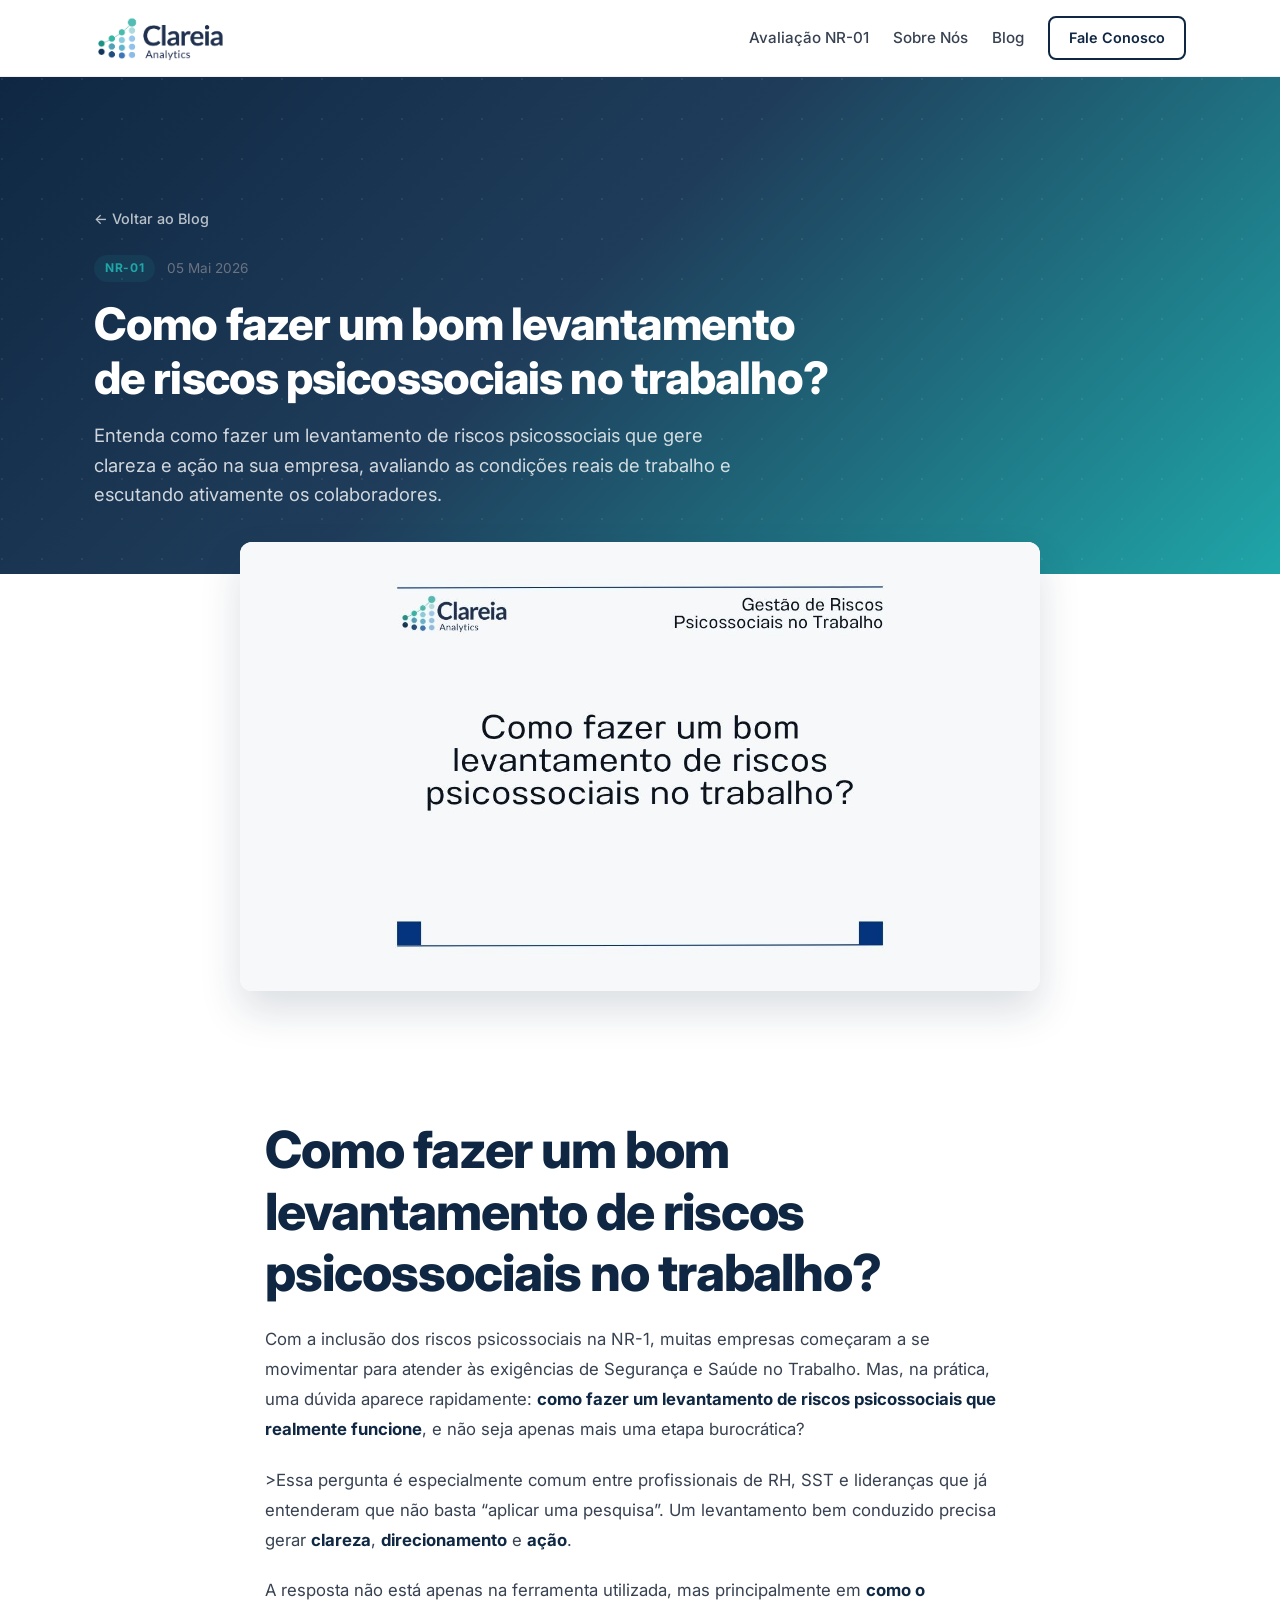
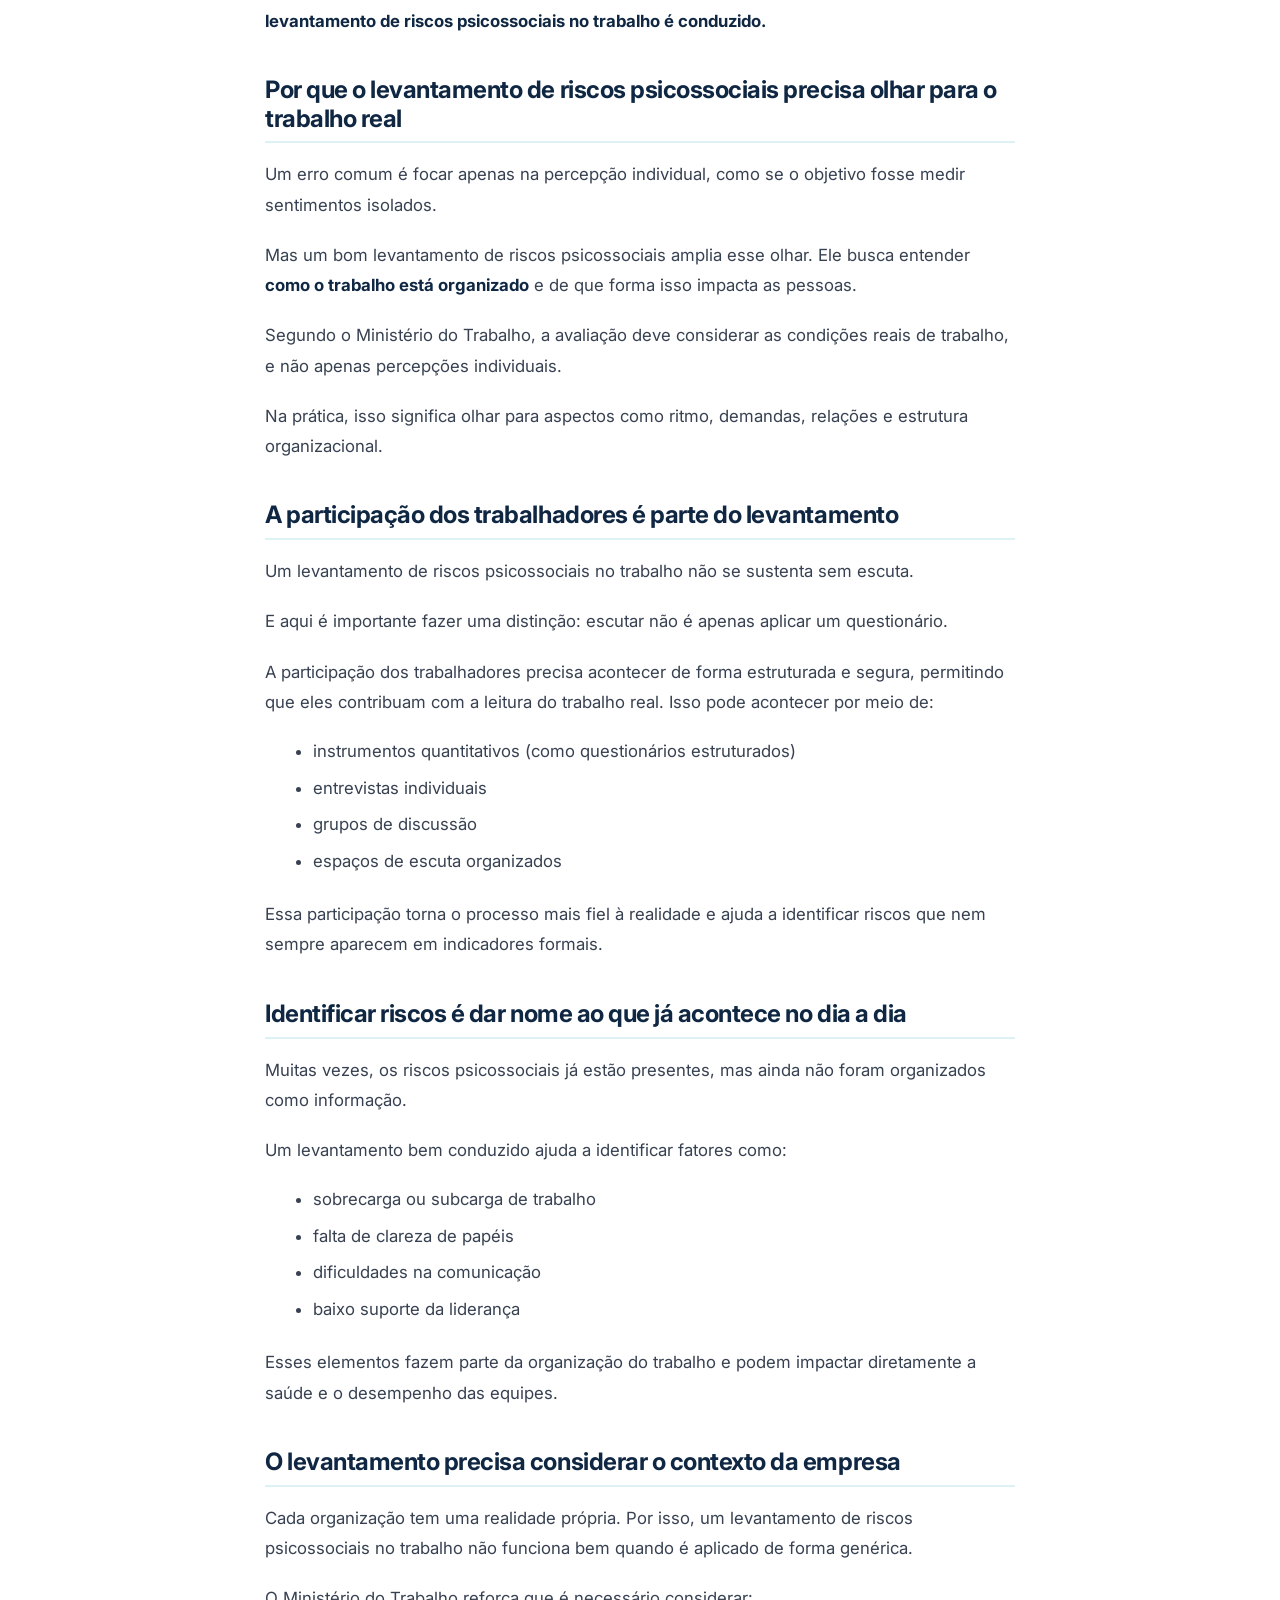
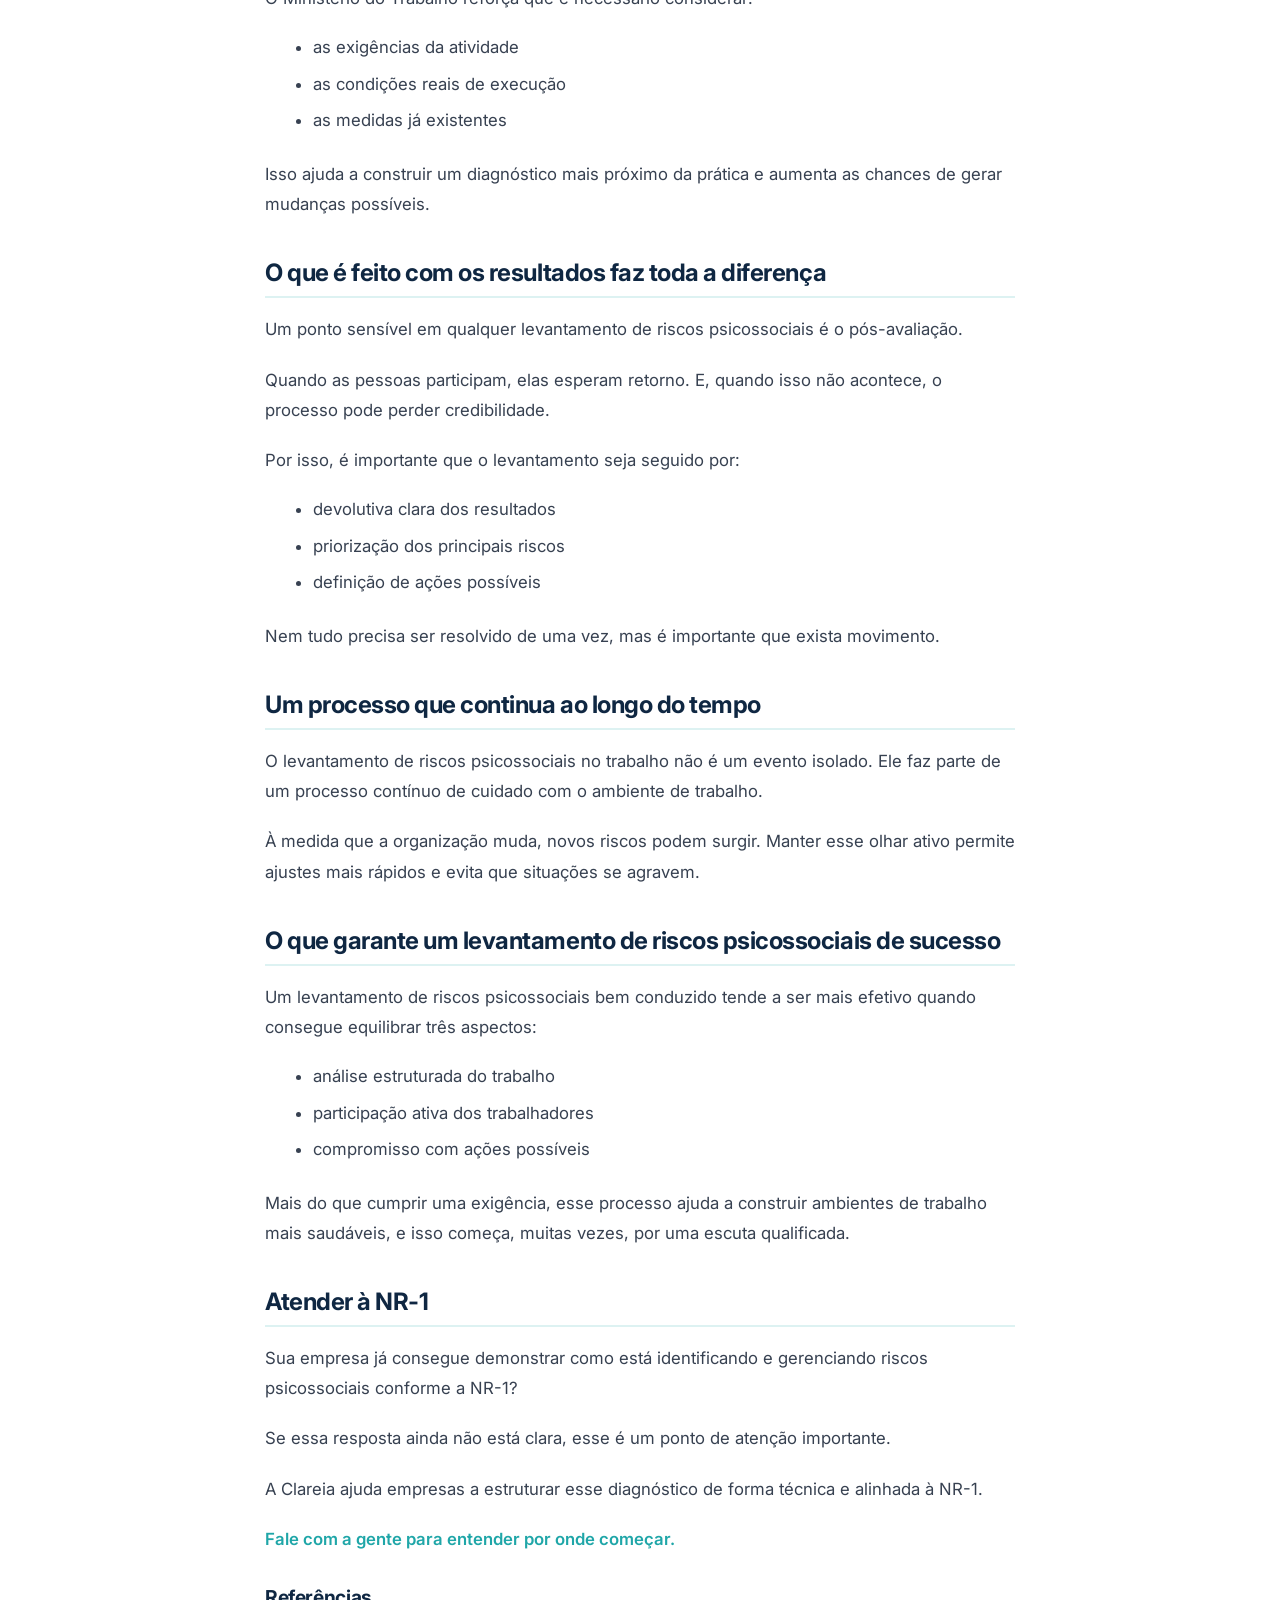
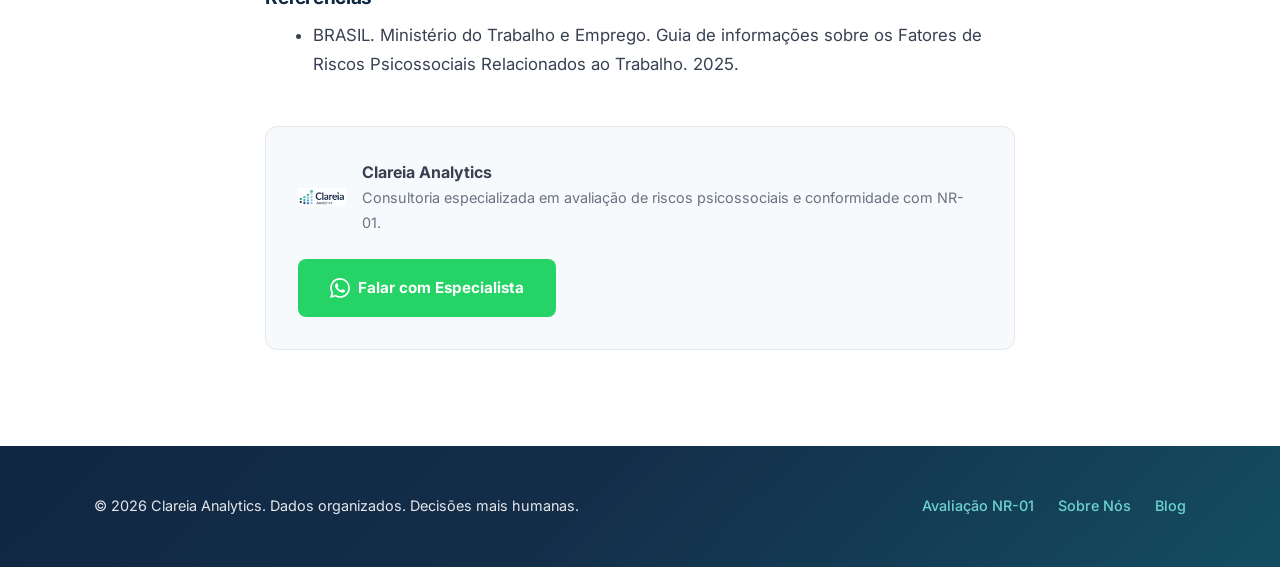
<file: blog/como-fazer-um-bom-levantamento-de-riscos-psicossociais-no-trabalho/index.html>
<!DOCTYPE html>
<html lang="pt-br">

<head>
  <!-- Google tag (gtag.js) -->
  <script async src="https://www.googletagmanager.com/gtag/js?id=G-W6Y4RJE9Z2"></script>
  <script>
    window.dataLayer = window.dataLayer || [];
    function gtag() { dataLayer.push(arguments); }
    gtag('js', new Date());

    gtag('config', 'G-W6Y4RJE9Z2');
  </script>
  <meta charset="UTF-8">
  <meta name="viewport" content="width=device-width, initial-scale=1.0">
  <meta name="color-scheme" content="light only">
  <meta name="theme-color" content="#0F2742">

  <title>Como fazer um bom levantamento de riscos psicossociais no trabalho? | Clareia Analytics</title>
  <meta name="description"
    content="Entenda como fazer um levantamento de riscos psicossociais que gere clareza e ação na sua empresa, avaliando as condições reais de trabalho e escutando ativamente os colaboradores.">
  <meta name="keywords"
    content="riscos psicossociais, NR-01, PGR, avaliação de riscos, saúde ocupacional, guia completo">
  <meta name="author" content="Clareia Analytics">
  <meta name="robots" content="index, follow">
  <link rel="canonical"
    href="https://clareiaanalytics.com.br/blog/como-fazer-um-bom-levantamento-de-riscos-psicossociais-no-trabalho/">

  <meta property="og:type" content="article">
  <meta property="og:title" content="Como fazer um bom levantamento de riscos psicossociais no trabalho?">
  <meta property="og:description"
    content="Entenda como fazer um levantamento de riscos psicossociais que gere clareza e ação na sua empresa, avaliando as condições reais de trabalho e escutando ativamente os colaboradores.">
  <meta property="og:url"
    content="https://clareiaanalytics.com.br/blog/como-fazer-um-bom-levantamento-de-riscos-psicossociais-no-trabalho/">
  <meta property="og:site_name" content="Clareia Analytics">
  <meta property="og:image" content="https://www.clareiaanalytics.com.br/assets/images/conteudo_blog_2.jpg" />
  <meta property="og:locale" content="pt_BR">
  <meta property="article:published_time" content="2026-05-05">
  <meta property="article:author" content="Clareia Analytics">

  <link rel="icon" type="image/png" href="/my-favicon/favicon-96x96.png" sizes="96x96" />
  <link rel="icon" type="image/svg+xml" href="/my-favicon/favicon.svg" />
  <link rel="shortcut icon" href="/my-favicon/favicon.ico" />
  <link rel="apple-touch-icon" sizes="180x180" href="/my-favicon/apple-touch-icon.png" />
  <link rel="manifest" href="/my-favicon/site.webmanifest" />

  <link rel="preconnect" href="https://fonts.googleapis.com">
  <link rel="preconnect" href="https://fonts.gstatic.com" crossorigin>
  <link href="https://fonts.googleapis.com/css2?family=Inter:wght@400;500;600;700;800&display=swap" rel="stylesheet">

  <link rel="stylesheet" href="../../css/style.css">

  <script type="application/ld+json">
  {
    "@context": "https://schema.org",
    "@type": "Article",
    "headline": "Como fazer um bom levantamento de riscos psicossociais no trabalho?",
    "description": "Entenda como fazer um levantamento de riscos psicossociais que gere clareza e ação na sua empresa, avaliando as condições reais de trabalho e escutando ativamente os colaboradores.",
    "image": "https://www.clareiaanalytics.com.br/assets/images/conteudo_blog_2.jpg",
    "datePublished": "2026-05-05",
    "author": {
      "@type": "Organization",
      "name": "Clareia Analytics",
      "url": "https://clareiaanalytics.com.br"
    },
    "publisher": {
      "@type": "Organization",
      "name": "Clareia Analytics",
      "logo": {
        "@type": "ImageObject",
        "url": "https://www.clareiaanalytics.com.br/assets/images/logo2.png"
      }
    }
  }
  </script>
</head>

<body>

  <!-- ========== HEADER ========== -->
  <header id="header">
    <div class="container nav-container">
      <a href="/" class="logo">
        <img src="../../assets/images/logo.png" alt="Clareia Analytics" class="logo-img">
      </a>
      <nav>
        <div class="nav-links">
          <a href="/">Avaliação NR-01</a>
          <a href="/sobre/">Sobre Nós</a>
          <a href="/blog/">Blog</a>
        </div>
        <a href="https://wa.me/5512920046414" target="_blank" rel="noopener" class="btn-outline-dark nav-cta"
          style="font-size: 0.9rem; padding: 0.5rem 1.2rem;">Fale Conosco</a>
        <button class="hamburger" id="hamburger-btn" aria-label="Abrir menu" aria-expanded="false">
          <span></span>
          <span></span>
          <span></span>
        </button>
      </nav>
    </div>
  </header>

  <main>
    <!-- ========== ARTICLE HEADER ========== -->
    <section class="article-hero">
      <div class="container">
        <div class="article-hero-content">
          <a href="/blog/" class="article-back">&larr; Voltar ao Blog</a>
          <div class="blog-card-meta" style="margin-bottom: 1rem;">
            <span class="blog-tag">NR-01</span>
            <time datetime="2026-05-05">05 Mai 2026</time>
          </div>
          <h1>Como fazer um bom levantamento de riscos psicossociais no trabalho?</h1>
          <p class="article-subtitle">Entenda como fazer um levantamento de riscos psicossociais que gere clareza e ação
            na sua empresa, avaliando as condições reais de trabalho e escutando ativamente os colaboradores.</p>
        </div>
      </div>
    </section>

    <!-- ========== ARTICLE IMAGE ========== -->
    <section class="article-image">
      <div class="container">
        <div class="article-img-wrapper">
          <img src="../../assets/images/conteudo_blog_2.jpg"
            alt="Como fazer um bom levantamento de riscos psicossociais no trabalho?"
            onerror="this.parentElement.style.display='none';">
        </div>
      </div>
    </section>

    <!-- ========== ARTICLE CONTENT ========== -->
    <section class="section-padding bg-white">
      <div class="container">
        <article class="article-content">
          <h1>Como fazer um bom levantamento de riscos psicossociais no trabalho?</h1>
          <p>Com a inclusão dos riscos psicossociais na NR-1, muitas empresas começaram a se movimentar para atender às
            exigências de Segurança e Saúde no Trabalho. Mas, na prática, uma dúvida aparece rapidamente: <strong>como
              fazer um levantamento de riscos psicossociais que realmente funcione</strong>, e não seja apenas mais uma
            etapa burocrática?
          </p>>Essa pergunta é especialmente comum entre profissionais de RH, SST e lideranças que já entenderam que não
          basta “aplicar uma pesquisa”. Um levantamento bem conduzido precisa gerar <strong>clareza</strong>, <strong>
            direcionamento</strong> e <strong>ação</strong>.</p>
          <p>A resposta não está apenas na ferramenta utilizada, mas principalmente em <strong>como o levantamento de
              riscos psicossociais no trabalho é conduzido.</strong></p>

          <h2>Por que o levantamento de riscos psicossociais precisa
            olhar para o trabalho real</h2>
          <p>Um erro comum é focar apenas na percepção individual, como se o objetivo fosse medir sentimentos
            isolados.
          </p>
          <p>Mas um bom levantamento de riscos psicossociais amplia esse olhar. Ele busca entender <strong>como o
              trabalho
              está organizado</strong> e de que forma isso impacta as pessoas.</p>
          <p>Segundo o Ministério do Trabalho, a avaliação deve considerar as condições reais de trabalho, e não
            apenas
            percepções individuais.</p>
          <p>Na prática, isso significa olhar para aspectos como ritmo, demandas, relações e estrutura organizacional.
          </p>

          <h2>A participação dos trabalhadores é parte do levantamento</h2>
          <p>Um levantamento de riscos psicossociais no trabalho não se sustenta sem escuta.</p>
          <p>E aqui é importante fazer uma distinção: escutar não é apenas aplicar um questionário.</p>
          <p>A participação dos trabalhadores precisa acontecer de forma estruturada e segura, permitindo que eles
            contribuam com a leitura do trabalho real. Isso pode acontecer por meio de:</p>
          <ul>
            <li>instrumentos quantitativos (como questionários estruturados)</li>
            <li>entrevistas individuais</li>
            <li>grupos de discussão</li>
            <li>espaços de escuta organizados</li>
          </ul>
          <p>Essa participação torna o processo mais fiel à realidade e ajuda a identificar riscos que nem sempre
            aparecem em indicadores formais.</p>

          <h2>Identificar riscos é dar nome ao que já acontece no dia a dia</h2>
          <p>Muitas vezes, os riscos psicossociais já estão presentes, mas ainda não foram organizados como
            informação.
          </p>
          <p>Um levantamento bem conduzido ajuda a identificar fatores como:</p>
          <ul>
            <li>sobrecarga ou subcarga de trabalho</li>
            <li>falta de clareza de papéis</li>
            <li>dificuldades na comunicação</li>
            <li>baixo suporte da liderança</li>
          </ul>
          <p>Esses elementos fazem parte da organização do trabalho e podem impactar diretamente a saúde e o
            desempenho
            das equipes.</p>

          <h2>O levantamento precisa considerar o contexto da empresa</h2>
          <p>Cada organização tem uma realidade própria. Por isso, um levantamento de riscos psicossociais no trabalho
            não funciona bem quando é aplicado de forma genérica.</p>
          <p>O Ministério do Trabalho reforça que é necessário considerar:</p>
          <ul>
            <li>as exigências da atividade</li>
            <li>as condições reais de execução</li>
            <li>as medidas já existentes</li>
          </ul>
          <p>Isso ajuda a construir um diagnóstico mais próximo da prática e aumenta as chances de gerar mudanças
            possíveis.</p>

          <h2>O que é feito com os resultados faz toda a diferença</h2>
          <p>Um ponto sensível em qualquer levantamento de riscos psicossociais é o pós-avaliação.</p>
          <p>Quando as pessoas participam, elas esperam retorno. E, quando isso não acontece, o processo pode perder
            credibilidade.</p>
          <p>Por isso, é importante que o levantamento seja seguido por:</p>
          <ul>
            <li>devolutiva clara dos resultados</li>
            <li>priorização dos principais riscos</li>
            <li>definição de ações possíveis</li>
          </ul>
          <p>Nem tudo precisa ser resolvido de uma vez, mas é importante que exista movimento.</p>

          <h2>Um processo que continua ao longo do tempo</h2>
          <p>O levantamento de riscos psicossociais no trabalho não é um evento isolado. Ele faz parte de um processo
            contínuo de cuidado com o ambiente de trabalho.</p>
          <p>À medida que a organização muda, novos riscos podem surgir. Manter esse olhar ativo permite ajustes mais
            rápidos e evita que situações se agravem.</p>

          <h2>O que garante um levantamento de riscos psicossociais de sucesso</h2>
          <p>Um levantamento de riscos psicossociais bem conduzido tende a ser mais efetivo quando consegue equilibrar
            três aspectos:</p>
          <ul>
            <li>análise estruturada do trabalho</li>
            <li>participação ativa dos trabalhadores</li>
            <li>compromisso com ações possíveis</li>
          </ul>
          <p>Mais do que cumprir uma exigência, esse processo ajuda a construir ambientes de trabalho mais saudáveis,
            e
            isso começa, muitas vezes, por uma escuta qualificada.</p>

          <h2>Atender à NR-1</h2>
          <p>Sua empresa já consegue demonstrar como está identificando e gerenciando riscos psicossociais conforme a
            NR-1?</p>
          <p>Se essa resposta ainda não está clara, esse é um ponto de atenção importante.</p>
          <p>A Clareia ajuda empresas a estruturar esse diagnóstico de forma técnica e alinhada à NR-1.</p>
          <p><a href="https://wa.me/5512920046414" target="_blank" rel="noopener">Fale com a gente para entender por
              onde começar.</a></p>

          <h3>Referências</h3>
          <ul>
            <li>BRASIL. Ministério do Trabalho e Emprego. Guia de informações sobre os Fatores de Riscos Psicossociais
              Relacionados ao Trabalho. 2025.</li>
          </ul>

        </article>

        <!-- Author / CTA inline -->
        <div class="article-author reveal">
          <div class="article-author-info">
            <img src="../../assets/images/logo.png" alt="Clareia Analytics" class="article-author-avatar">
            <div>
              <strong>Clareia Analytics</strong>
              <p style="margin:0; font-size: 0.9rem; color: var(--gray);">Consultoria especializada em avaliação de
                riscos psicossociais e conformidade com NR-01.</p>
            </div>
          </div>
          <a href="https://wa.me/5512920046414" target="_blank" rel="noopener" class="btn-primary"
            style="background: #25D366; color: var(--white); border: none; font-size: 0.95rem;">
            <svg width="20" height="20" fill="currentColor" viewBox="0 0 24 24">
              <path
                d="M17.472 14.382c-.297-.149-1.758-.867-2.03-.967-.273-.099-.471-.148-.67.15-.197.297-.767.966-.94 1.164-.173.199-.347.223-.644.075-.297-.15-1.255-.463-2.39-1.475-.883-.788-1.48-1.761-1.653-2.059-.173-.297-.018-.458.13-.606.134-.133.298-.347.446-.52.149-.174.198-.298.298-.497.099-.198.05-.371-.025-.52-.075-.149-.669-1.612-.916-2.207-.242-.579-.487-.5-.669-.51a12.8 12.8 0 0 0-.57-.01c-.198 0-.52.074-.792.372-.272.297-1.04 1.016-1.04 2.479 0 1.462 1.065 2.875 1.213 3.074.149.198 2.096 3.2 5.077 4.487.709.306 1.262.489 1.694.625.712.227 1.36.195 1.871.118.571-.085 1.758-.719 2.006-1.413.248-.694.248-1.289.173-1.413-.074-.124-.272-.198-.57-.347m-5.421 7.403h-.004a9.87 9.87 0 0 1-5.031-1.378l-.361-.214-3.741.982.998-3.648-.235-.374a9.86 9.86 0 0 1-1.51-5.26c.001-5.45 4.436-9.884 9.888-9.884 2.64 0 5.122 1.03 6.988 2.898a9.825 9.825 0 0 1 2.893 6.994c-.003 5.45-4.437 9.885-9.885 9.885m8.413-18.297A11.815 11.815 0 0 0 12.05 0C5.495 0 .16 5.335.157 11.892c0 2.096.547 4.142 1.588 5.945L.057 24l6.305-1.654a11.882 11.882 0 0 0 5.683 1.448h.005c6.554 0 11.89-5.335 11.893-11.893a11.821 11.821 0 0 0-3.48-8.413z" />
            </svg>
            Falar com Especialista
          </a>
        </div>
      </div>
    </section>

  </main>

  <!-- ========== FOOTER ========== -->
  <footer>
    <div class="container">
      <div class="footer-content">
        <p>&copy; 2026 Clareia Analytics. Dados organizados. Decisões mais humanas.</p>
        <div class="footer-links">
          <a href="/">Avaliação NR-01</a>
          <a href="/sobre/">Sobre Nós</a>
          <a href="/blog/">Blog</a>
        </div>
      </div>
    </div>
  </footer>

  <script src="../../js/main.js"></script>
</body>

</html>
</file>
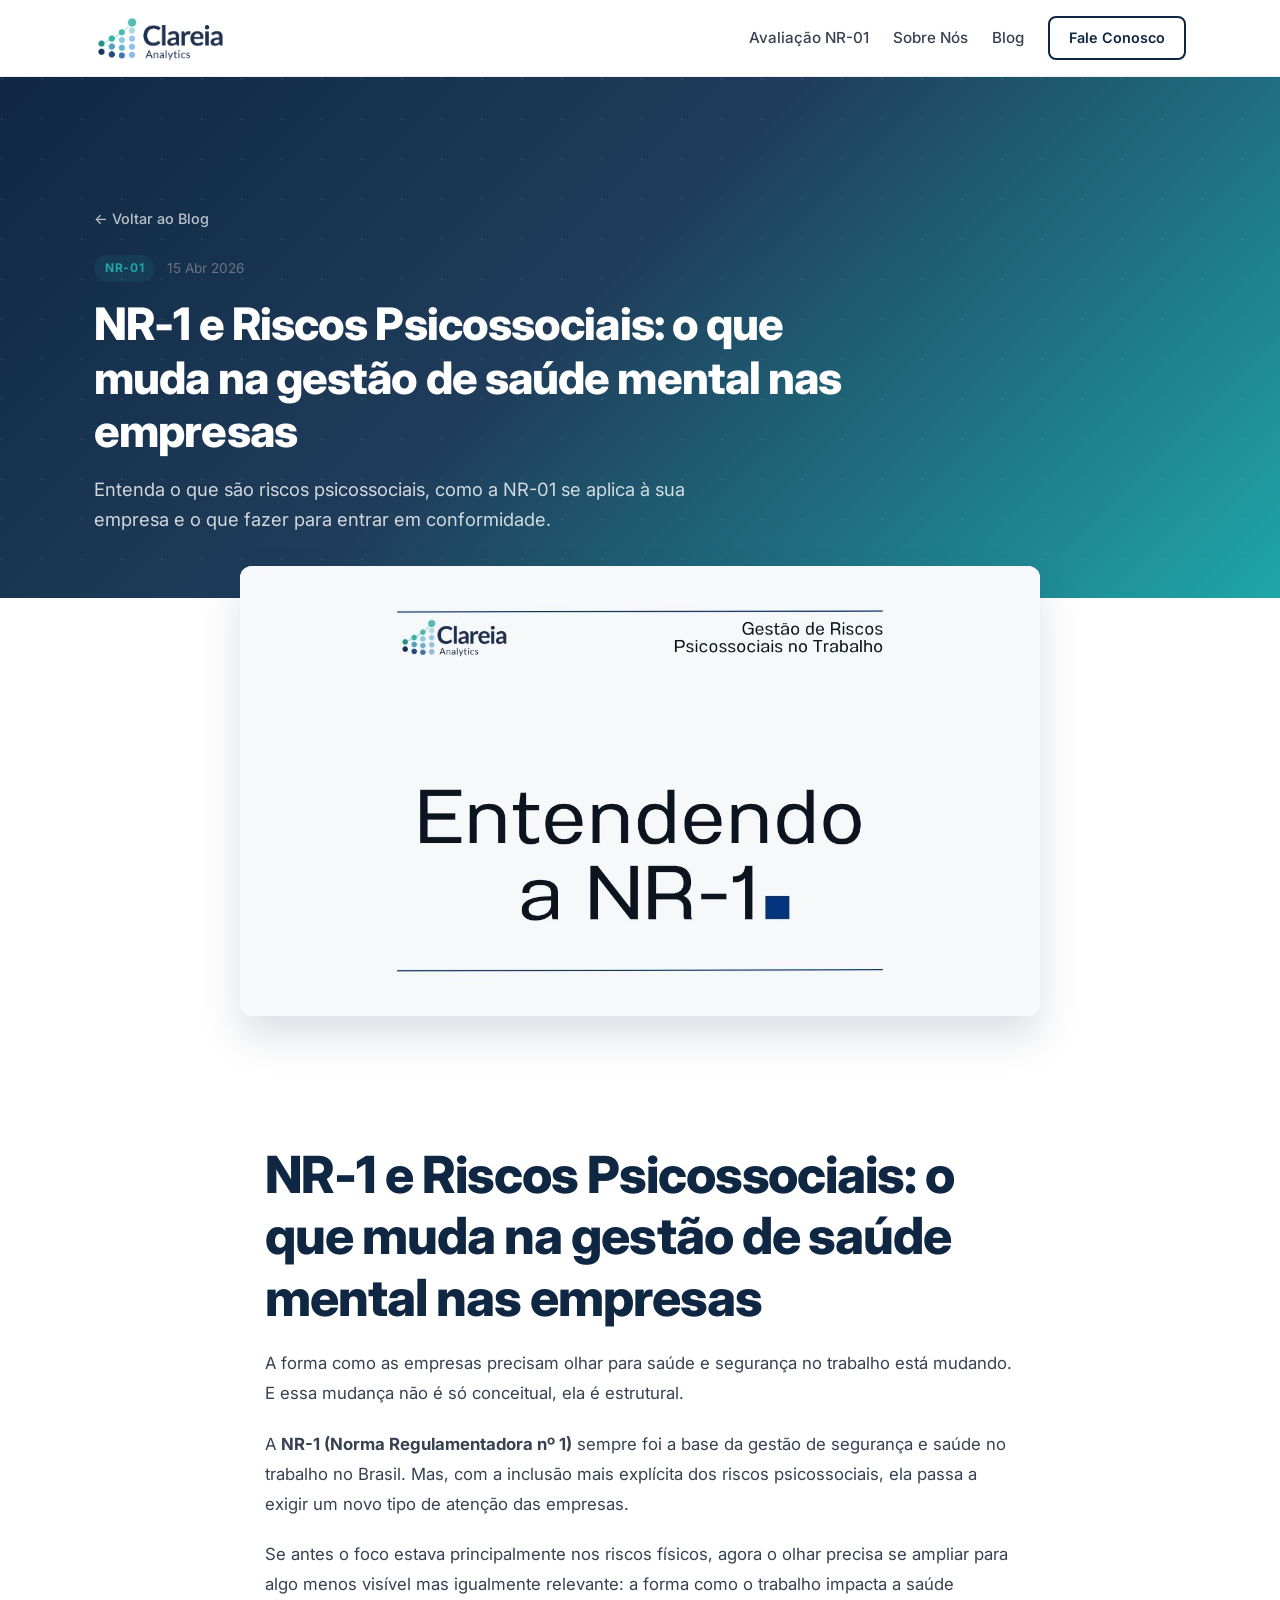
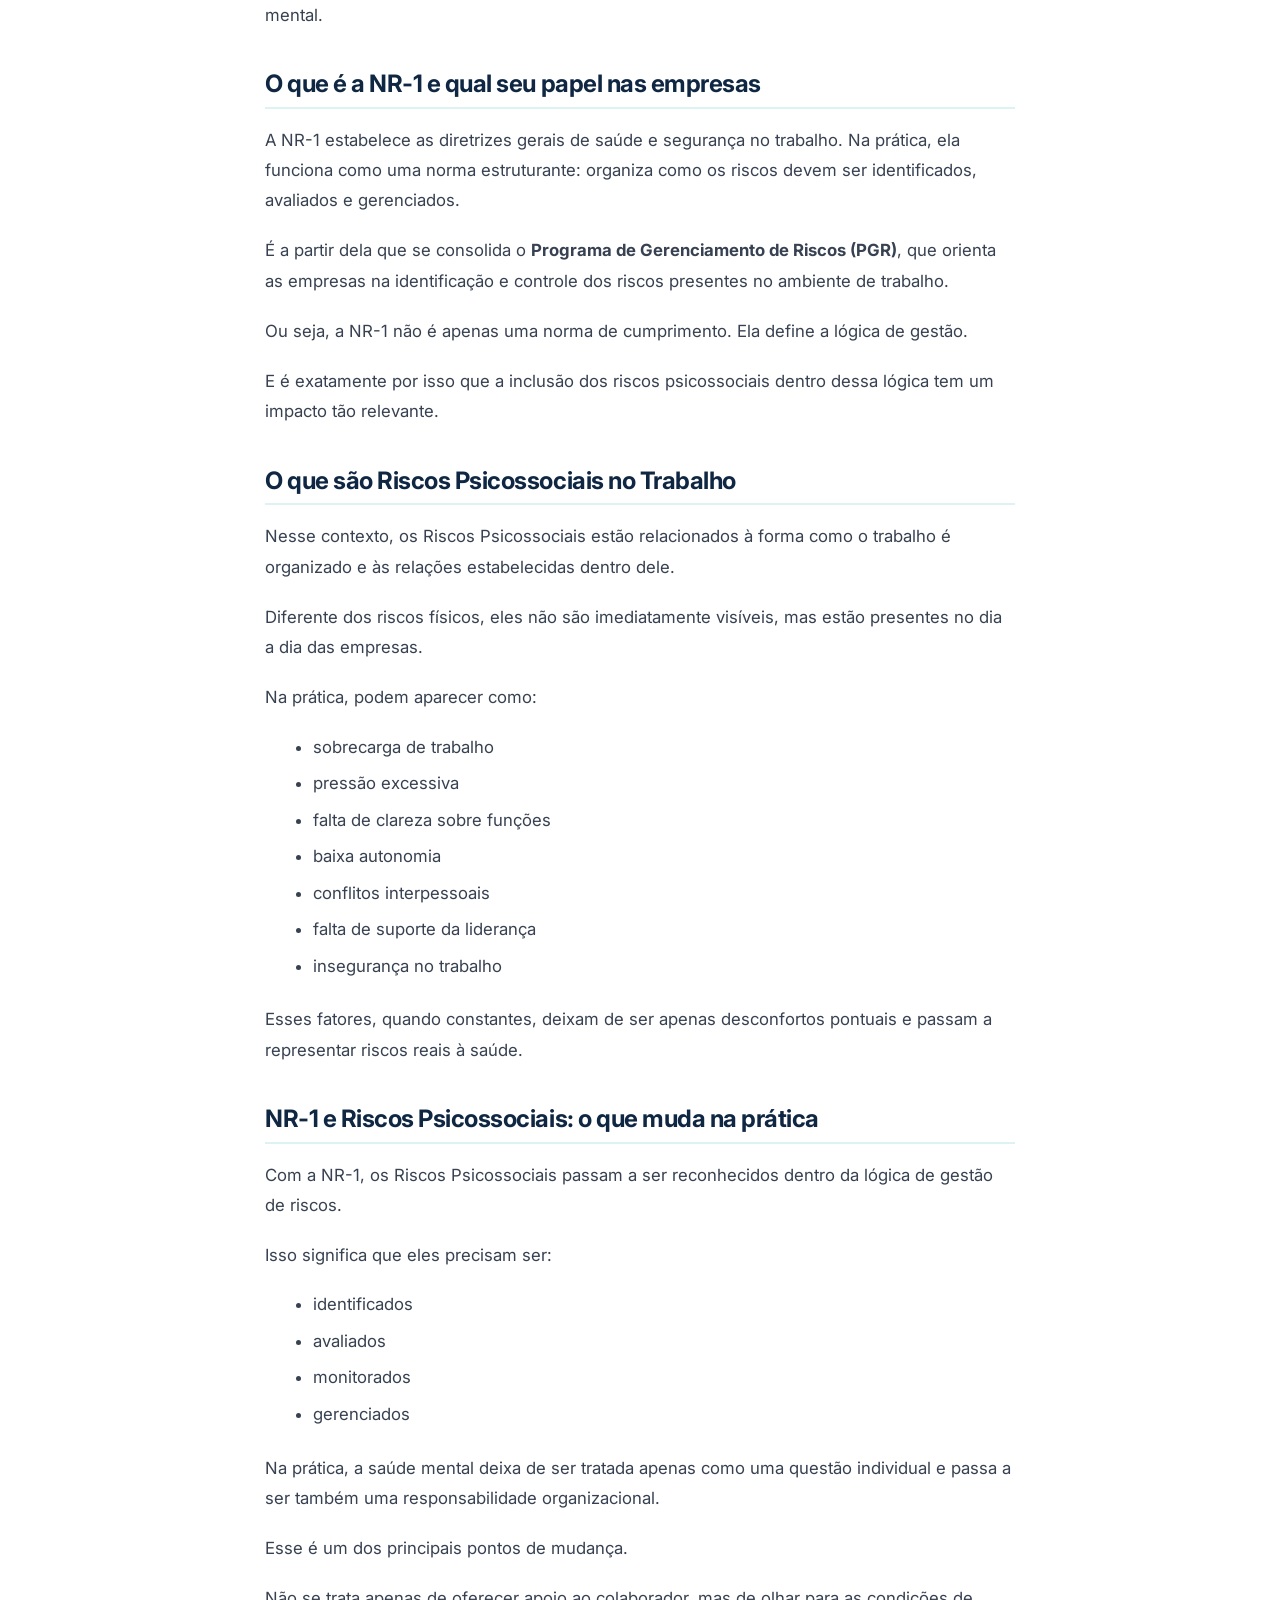
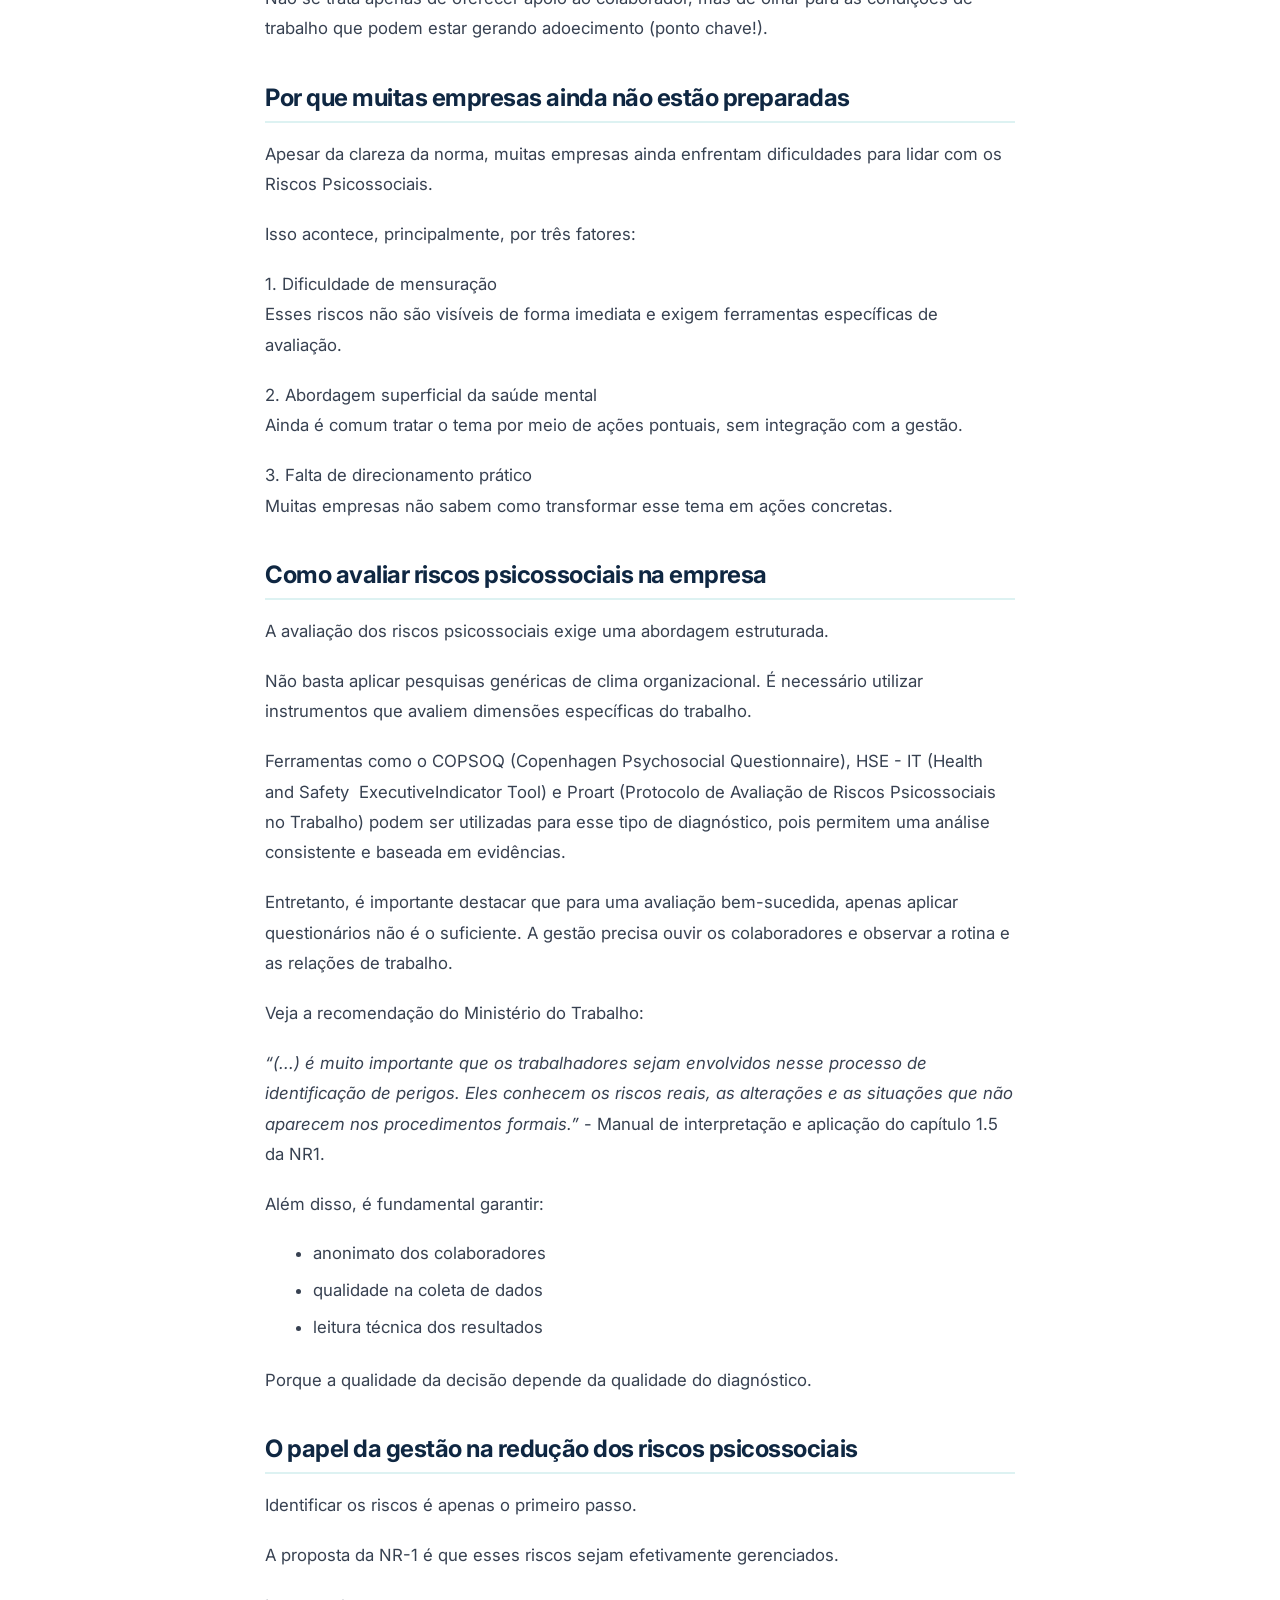
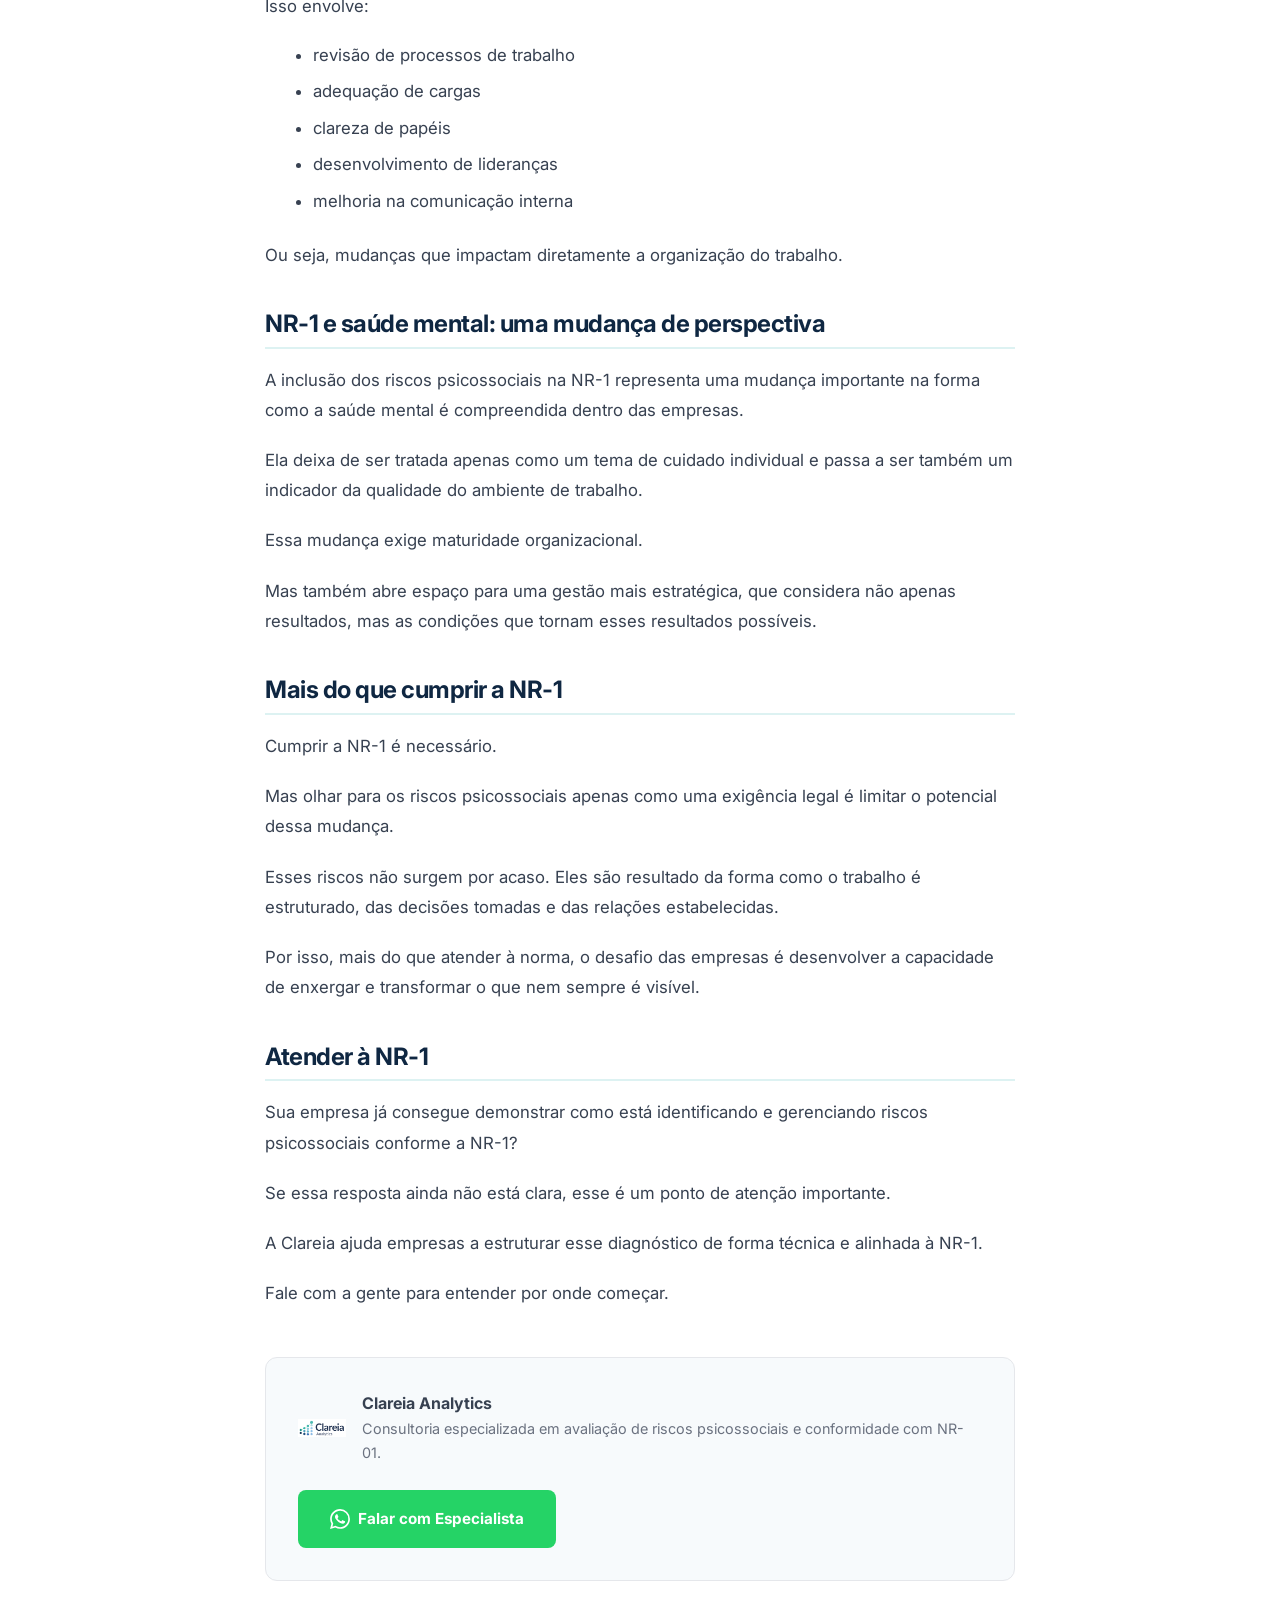
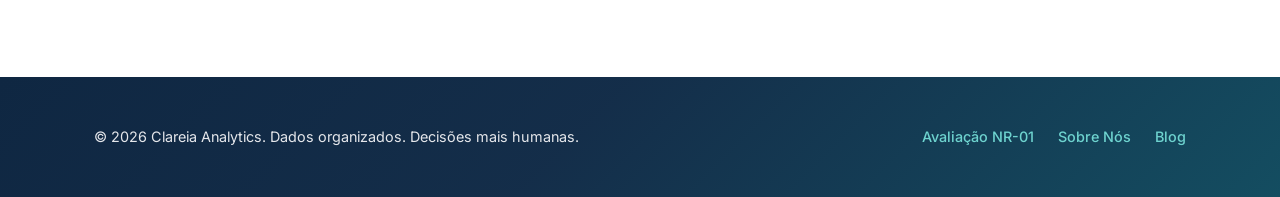
<file: blog/nr-1-e-riscos-psicossociais-o-que-muda/index.html>
<!DOCTYPE html>
<html lang="pt-br">

<head>
  <!-- Google tag (gtag.js) -->
  <script async src="https://www.googletagmanager.com/gtag/js?id=G-W6Y4RJE9Z2"></script>
  <script>
    window.dataLayer = window.dataLayer || [];
    function gtag() { dataLayer.push(arguments); }
    gtag('js', new Date());

    gtag('config', 'G-W6Y4RJE9Z2');
  </script>
  <meta charset="UTF-8">
  <meta name="viewport" content="width=device-width, initial-scale=1.0">
  <meta name="color-scheme" content="light only">
  <meta name="theme-color" content="#0F2742">

  <title>NR-1 e Riscos Psicossociais: o que muda na gestão de saúde mental nas empresas | Clareia Analytics</title>
  <meta name="description"
    content="Entenda o que são riscos psicossociais, como a NR-01 se aplica à sua empresa e o que fazer para entrar em conformidade. Guia completo da Clareia Analytics.">
  <meta name="keywords"
    content="riscos psicossociais, NR-01, PGR, avaliação de riscos, saúde ocupacional, guia completo">
  <meta name="author" content="Clareia Analytics">
  <meta name="robots" content="index, follow">
  <link rel="canonical" href="https://clareiaanalytics.com.br/blog/nr-1-e-riscos-psicossociais-o-que-muda/">

  <meta property="og:type" content="article">
  <meta property="og:title" content="NR-1 e Riscos Psicossociais: o que muda na gestão de saúde mental nas empresas">
  <meta property="og:description"
    content="Entenda o que são riscos psicossociais, como a NR-01 se aplica à sua empresa e como se adequar.">
  <meta property="og:url" content="https://clareiaanalytics.com.br/blog/nr-1-e-riscos-psicossociais-o-que-muda/">
  <meta property="og:site_name" content="Clareia Analytics">
  <meta property="og:image" content="https://www.clareiaanalytics.com.br/assets/images/conteudo_img_1.jpg" />
  <meta property="og:locale" content="pt_BR">
  <meta property="article:published_time" content="2026-04-15">
  <meta property="article:author" content="Clareia Analytics">

  <link rel="icon" type="image/png" href="/my-favicon/favicon-96x96.png" sizes="96x96" />
  <link rel="icon" type="image/svg+xml" href="/my-favicon/favicon.svg" />
  <link rel="shortcut icon" href="/my-favicon/favicon.ico" />
  <link rel="apple-touch-icon" sizes="180x180" href="/my-favicon/apple-touch-icon.png" />
  <link rel="manifest" href="/my-favicon/site.webmanifest" />

  <link rel="preconnect" href="https://fonts.googleapis.com">
  <link rel="preconnect" href="https://fonts.gstatic.com" crossorigin>
  <link href="https://fonts.googleapis.com/css2?family=Inter:wght@400;500;600;700;800&display=swap" rel="stylesheet">

  <link rel="stylesheet" href="../../css/style.css">

  <script type="application/ld+json">
  {
    "@context": "https://schema.org",
    "@type": "Article",
    "headline": "NR-1 e Riscos Psicossociais: o que muda na gestão de saúde mental nas empresas",
    "description": "Entenda o que são riscos psicossociais, como a NR-01 se aplica à sua empresa e o que fazer para entrar em conformidade.",
    "image": "https://www.clareiaanalytics.com.br/assets/images/conteudo_img_1.jpg",
    "datePublished": "2026-04-15",
    "author": {
      "@type": "Organization",
      "name": "Clareia Analytics",
      "url": "https://clareiaanalytics.com.br"
    },
    "publisher": {
      "@type": "Organization",
      "name": "Clareia Analytics",
      "logo": {
        "@type": "ImageObject",
        "url": "https://www.clareiaanalytics.com.br/assets/images/logo2.png"
      }
    }
  }
  </script>
</head>

<body>

  <!-- ========== HEADER ========== -->
  <header id="header">
    <div class="container nav-container">
      <a href="/" class="logo">
        <img src="../../assets/images/logo.png" alt="Clareia Analytics" class="logo-img">
      </a>
      <nav>
        <div class="nav-links">
          <a href="/">Avaliação NR-01</a>
          <a href="/sobre/">Sobre Nós</a>
          <a href="/blog/">Blog</a>
        </div>
        <a href="https://wa.me/5512920046414" target="_blank" rel="noopener" class="btn-outline-dark nav-cta"
          style="font-size: 0.9rem; padding: 0.5rem 1.2rem;">Fale Conosco</a>
        <button class="hamburger" id="hamburger-btn" aria-label="Abrir menu" aria-expanded="false">
          <span></span>
          <span></span>
          <span></span>
        </button>
      </nav>
    </div>
  </header>

  <main>
    <!-- ========== ARTICLE HEADER ========== -->
    <section class="article-hero">
      <div class="container">
        <div class="article-hero-content">
          <a href="/blog/" class="article-back">&larr; Voltar ao Blog</a>
          <div class="blog-card-meta" style="margin-bottom: 1rem;">
            <span class="blog-tag">NR-01</span>
            <time datetime="2026-04-15">15 Abr 2026</time>
          </div>
          <h1>NR-1 e Riscos Psicossociais: o que muda na gestão de saúde mental nas empresas</h1>
          <p class="article-subtitle">Entenda o que são riscos psicossociais, como a NR-01 se aplica à sua empresa e o
            que fazer para entrar em conformidade.</p>
        </div>
      </div>
    </section>

    <!-- ========== ARTICLE IMAGE ========== -->
    <section class="article-image">
      <div class="container">
        <div class="article-img-wrapper">
          <img src="../../assets/images/conteudo_img_1.jpg" alt="Riscos Psicossociais e NR-01 — Ilustração do artigo"
            onerror="this.parentElement.style.display='none';">
        </div>
      </div>
    </section>

    <!-- ========== ARTICLE CONTENT ========== -->
    <section class="section-padding bg-white">
      <div class="container">
        <article class="article-content">

          <h1><span>NR-1 e Riscos Psicossociais: o que muda na gest&atilde;o de
              sa&uacute;de mental nas empresas</span></h1>
          <p><span>A forma como as empresas precisam olhar para sa&uacute;de e seguran&ccedil;a no
              trabalho est&aacute; mudando. E essa mudan&ccedil;a n&atilde;o &eacute; s&oacute; conceitual, ela &eacute;
              estrutural.</span></p>
          <p><span>A </span><b>NR-1 (Norma Regulamentadora n&ordm; 1)</b><span>&nbsp;sempre foi a
              base da gest&atilde;o de seguran&ccedil;a e sa&uacute;de no trabalho no Brasil. Mas, com a inclus&atilde;o
              mais
              expl&iacute;cita dos </span><span>riscos psicossociais</span><span>, ela passa a exigir um
              novo tipo de aten&ccedil;&atilde;o das empresas.</span></p>
          <p><span>Se antes o foco estava principalmente nos riscos f&iacute;sicos, agora o olhar precisa
              se ampliar para algo menos vis&iacute;vel mas igualmente relevante: a forma como o trabalho impacta a
              sa&uacute;de
              mental.</span></p>
          <h2><span>O que &eacute; a NR-1 e qual seu papel nas empresas</span></h2>
          <p><span>A NR-1 estabelece as diretrizes gerais de sa&uacute;de e seguran&ccedil;a no trabalho.
              Na pr&aacute;tica, ela funciona como uma norma estruturante: organiza como os riscos devem ser
              identificados,
              avaliados e gerenciados.</span></p>
          <p><span>&Eacute; a partir dela que se consolida o </span><b>Programa de Gerenciamento de
              Riscos (PGR)</b><span>, que orienta as empresas na identifica&ccedil;&atilde;o e controle dos riscos
              presentes no ambiente de trabalho.</span></p>
          <p><span>Ou seja, a NR-1 n&atilde;o &eacute; apenas uma norma de cumprimento. Ela define a
              l&oacute;gica de gest&atilde;o.</span></p>
          <p><span>E &eacute; exatamente por isso que a inclus&atilde;o dos riscos psicossociais dentro
              dessa l&oacute;gica tem um impacto t&atilde;o relevante.</span></p>
          <h2><span>O que s&atilde;o Riscos Psicossociais no Trabalho</span></h2>
          <p><span>Nesse contexto, os</span><span>&nbsp;Riscos Psicossociais est&atilde;o relacionados
              &agrave; forma como o trabalho &eacute; organizado e &agrave;s rela&ccedil;&otilde;es estabelecidas dentro
              dele.</span></p>
          <p><span>Diferente dos riscos f&iacute;sicos, eles n&atilde;o s&atilde;o imediatamente
              vis&iacute;veis, mas est&atilde;o presentes no dia a dia das empresas.</span></p>
          <p><span>Na pr&aacute;tica, podem aparecer como:</span></p>
          <ul>
            <li><span>sobrecarga de trabalho</span></li>
            <li><span>press&atilde;o excessiva</span></li>
            <li><span>falta de clareza sobre fun&ccedil;&otilde;es</span></li>
            <li><span>baixa autonomia</span></li>
            <li><span>conflitos interpessoais</span></li>
            <li><span>falta de suporte da lideran&ccedil;a</span></li>
            <li><span>inseguran&ccedil;a no trabalho</span></li>
          </ul>
          <p><span>Esses fatores, quando constantes, deixam de ser apenas desconfortos pontuais e passam a
              representar riscos reais &agrave; sa&uacute;de.</span></p>
          <h2>NR-1 e Riscos Psicossociais: o que muda na
            pr&aacute;tica</span></h2>
          <p><span>Com a NR-1, os Riscos Psicossociais passam a ser reconhecidos dentro da l&oacute;gica
              de gest&atilde;o de riscos.</span></p>
          <p><span>Isso significa que eles precisam ser:</span></p>
          <ul>
            <li><span>identificados</span></li>
            <li><span>avaliados</span></li>
            <li><span>monitorados</span></li>
            <li><span>gerenciados</span></li>
          </ul>
          <p><span>Na pr&aacute;tica, a sa&uacute;de mental deixa de ser tratada apenas como uma
              quest&atilde;o individual e passa a ser tamb&eacute;m uma responsabilidade organizacional.</span></p>
          <p><span>Esse &eacute; um dos principais pontos de mudan&ccedil;a.</span></p>
          <p><span>N&atilde;o se trata apenas de oferecer apoio ao colaborador, mas de olhar para as
              condi&ccedil;&otilde;es de trabalho que podem estar gerando adoecimento (ponto chave!).</span></p>
          <h2><span>Por que muitas empresas ainda n&atilde;o est&atilde;o
              preparadas</span></h2>
          <p><span>Apesar da clareza da norma, muitas empresas ainda enfrentam dificuldades para lidar com
              os Riscos Psicossociais.</span></p>
          <p><span>Isso acontece, principalmente, por tr&ecirc;s fatores:</span></p>
          <p><span>1. Dificuldade de mensura&ccedil;&atilde;o<br></span><span>Esses riscos</span><span>&nbsp;n&atilde;o
              s&atilde;o vis&iacute;veis de forma imediata e exigem ferramentas espec&iacute;ficas
              de avalia&ccedil;&atilde;o.</span></p>
          <p><span>2. Abordagem superficial da sa&uacute;de mental<br></span><span>Ainda
              &eacute; comum tratar o tema por meio de a&ccedil;&otilde;es pontuais, sem integra&ccedil;&atilde;o com a
              gest&atilde;o.</span></p>
          <p><span>3. Falta de direcionamento pr&aacute;tico<br></span><span>Muitas empresas
              n&atilde;o sabem como transformar esse tema em a&ccedil;&otilde;es concretas.</span></p>
          <h2><span>Como avaliar riscos psicossociais na empresa</span></h2>
          <p><span>A avalia&ccedil;&atilde;o dos riscos psicossociais exige uma abordagem
              estruturada.</span></p>
          <p><span>N&atilde;o basta aplicar pesquisas gen&eacute;ricas de clima organizacional. &Eacute;
              necess&aacute;rio utilizar instrumentos que avaliem dimens&otilde;es espec&iacute;ficas do
              trabalho.</span></p>
          <p><span>Ferramentas como o COPSOQ (Copenhagen Psychosocial Questionnaire), HSE - IT (Health and
              Safety &nbsp;ExecutiveIndicator Tool) e Proart (Protocolo de Avalia&ccedil;&atilde;o de Riscos
              Psicossociais no
              Trabalho) podem ser utilizadas para esse tipo de diagn&oacute;stico, pois permitem uma an&aacute;lise
              consistente
              e baseada em evid&ecirc;ncias. </span></p>
          <p><span>Entretanto, &eacute; importante destacar que para uma avalia&ccedil;&atilde;o
              bem-sucedida, apenas aplicar question&aacute;rios n&atilde;o &eacute; o suficiente. A gest&atilde;o
              precisa ouvir
              os colaboradores e observar a rotina e as rela&ccedil;&otilde;es de trabalho.</span></p>
          <p><span>Veja a recomenda&ccedil;&atilde;o do Minist&eacute;rio do Trabalho: </span></p>
          <p><i>&ldquo;(...) </span><span>&eacute; muito importante que os trabalhadores sejam
                envolvidos nesse processo de identifica&ccedil;&atilde;o de perigos. Eles conhecem os riscos reais, as
                altera&ccedil;&otilde;es e as situa&ccedil;&otilde;es que n&atilde;o aparecem nos procedimentos
                formais.&rdquo;
            </i><span>- Manual de interpreta&ccedil;&atilde;o e aplica&ccedil;&atilde;o do cap&iacute;tulo 1.5 da
              NR1.</span></p>
          <p><span>Al&eacute;m disso, &eacute; fundamental garantir:</span></p>
          <ul>
            <li><span>anonimato dos colaboradores</span></li>
            <li><span>qualidade na coleta de dados</span></li>
            <li><span>leitura t&eacute;cnica dos resultados</span></li>
          </ul>
          <p><span>Porque a qualidade da decis&atilde;o depende da qualidade do diagn&oacute;stico.</span>
          </p>
          <h2><span>O papel da gest&atilde;o na redu&ccedil;&atilde;o dos riscos
              psicossociais</span></h2>
          <p><span>Identificar os riscos &eacute; apenas o primeiro passo.</span></p>
          <p><span>A proposta da NR-1 &eacute; que esses riscos sejam efetivamente gerenciados.</span></p>
          <p><span>Isso envolve:</span></p>
          <ul>
            <li><span>revis&atilde;o de processos de trabalho</span></li>
            <li><span>adequa&ccedil;&atilde;o de cargas</span></li>
            <li><span>clareza de pap&eacute;is</span></li>
            <li><span>desenvolvimento de lideran&ccedil;as</span></li>
            <li><span>melhoria na comunica&ccedil;&atilde;o interna</span></li>
          </ul>
          <p><span>Ou seja, mudan&ccedil;as que impactam diretamente a organiza&ccedil;&atilde;o do
              trabalho.</span></p>
          <h2><span>NR-1 e sa&uacute;de mental: uma mudan&ccedil;a de
              perspectiva</span></h2>
          <p><span>A inclus&atilde;o dos riscos psicossociais na NR-1 representa uma mudan&ccedil;a
              importante na forma como a sa&uacute;de mental &eacute; compreendida dentro das empresas.</span></p>
          <p><span>Ela deixa de ser tratada apenas como um tema de cuidado individual e passa a ser
              tamb&eacute;m um indicador da qualidade do ambiente de trabalho.</span></p>
          <p><span>Essa mudan&ccedil;a exige maturidade organizacional.</span></p>
          <p><span>Mas tamb&eacute;m abre espa&ccedil;o para uma gest&atilde;o mais estrat&eacute;gica,
              que considera n&atilde;o apenas resultados, mas as condi&ccedil;&otilde;es que tornam esses resultados
              poss&iacute;veis.</span></p>
          <h2><span>Mais do que cumprir a NR-1</span></h2>
          <p><span>Cumprir a NR-1 &eacute; necess&aacute;rio.</span></p>
          <p><span>Mas olhar para os riscos psicossociais apenas como uma exig&ecirc;ncia legal &eacute;
              limitar o potencial dessa mudan&ccedil;a.</span></p>
          <p><span>Esses riscos n&atilde;o surgem por acaso. Eles s&atilde;o resultado da forma como o
              trabalho &eacute; estruturado, das decis&otilde;es tomadas e das rela&ccedil;&otilde;es
              estabelecidas.</span></p>
          <p><span>Por isso, mais do que atender &agrave; norma, o desafio das empresas &eacute;
              desenvolver a capacidade de enxergar e transformar o que nem sempre &eacute; vis&iacute;vel.</span></p>
          <h2><span>Atender &agrave; NR-1</span></h2>
          <p><span>Sua empresa j&aacute; consegue demonstrar como est&aacute; identificando e gerenciando
              riscos psicossociais conforme a NR-1?</span></p>
          <p><span>Se essa resposta ainda n&atilde;o est&aacute; clara, esse &eacute; um ponto de
              aten&ccedil;&atilde;o importante.</span></p>
          <p><span>A Clareia ajuda empresas a estruturar esse diagn&oacute;stico de forma t&eacute;cnica e
              alinhada &agrave; NR-1.</span></p>
          <p><span>Fale com a gente para entender por onde come&ccedil;ar. </span></p>
          <p><span></span></p>
          <p><span></span></p>

        </article>

        <!-- Author / CTA inline -->
        <div class="article-author reveal">
          <div class="article-author-info">
            <img src="../../assets/images/logo.png" alt="Clareia Analytics" class="article-author-avatar">
            <div>
              <strong>Clareia Analytics</strong>
              <p style="margin:0; font-size: 0.9rem; color: var(--gray);">Consultoria especializada em avaliação de
                riscos psicossociais e conformidade com NR-01.</p>
            </div>
          </div>
          <a href="https://wa.me/5512920046414" target="_blank" rel="noopener" class="btn-primary"
            style="background: #25D366; color: var(--white); border: none; font-size: 0.95rem;">
            <svg width="20" height="20" fill="currentColor" viewBox="0 0 24 24">
              <path
                d="M17.472 14.382c-.297-.149-1.758-.867-2.03-.967-.273-.099-.471-.148-.67.15-.197.297-.767.966-.94 1.164-.173.199-.347.223-.644.075-.297-.15-1.255-.463-2.39-1.475-.883-.788-1.48-1.761-1.653-2.059-.173-.297-.018-.458.13-.606.134-.133.298-.347.446-.52.149-.174.198-.298.298-.497.099-.198.05-.371-.025-.52-.075-.149-.669-1.612-.916-2.207-.242-.579-.487-.5-.669-.51a12.8 12.8 0 0 0-.57-.01c-.198 0-.52.074-.792.372-.272.297-1.04 1.016-1.04 2.479 0 1.462 1.065 2.875 1.213 3.074.149.198 2.096 3.2 5.077 4.487.709.306 1.262.489 1.694.625.712.227 1.36.195 1.871.118.571-.085 1.758-.719 2.006-1.413.248-.694.248-1.289.173-1.413-.074-.124-.272-.198-.57-.347m-5.421 7.403h-.004a9.87 9.87 0 0 1-5.031-1.378l-.361-.214-3.741.982.998-3.648-.235-.374a9.86 9.86 0 0 1-1.51-5.26c.001-5.45 4.436-9.884 9.888-9.884 2.64 0 5.122 1.03 6.988 2.898a9.825 9.825 0 0 1 2.893 6.994c-.003 5.45-4.437 9.885-9.885 9.885m8.413-18.297A11.815 11.815 0 0 0 12.05 0C5.495 0 .16 5.335.157 11.892c0 2.096.547 4.142 1.588 5.945L.057 24l6.305-1.654a11.882 11.882 0 0 0 5.683 1.448h.005c6.554 0 11.89-5.335 11.893-11.893a11.821 11.821 0 0 0-3.48-8.413z" />
            </svg>
            Falar com Especialista
          </a>
        </div>
      </div>
    </section>

  </main>

  <!-- ========== FOOTER ========== -->
  <footer>
    <div class="container">
      <div class="footer-content">
        <p>&copy; 2026 Clareia Analytics. Dados organizados. Decisões mais humanas.</p>
        <div class="footer-links">
          <a href="/">Avaliação NR-01</a>
          <a href="/sobre/">Sobre Nós</a>
          <a href="/blog/">Blog</a>
        </div>
      </div>
    </div>
  </footer>

  <script src="../../js/main.js"></script>
</body>

</html>
</file>
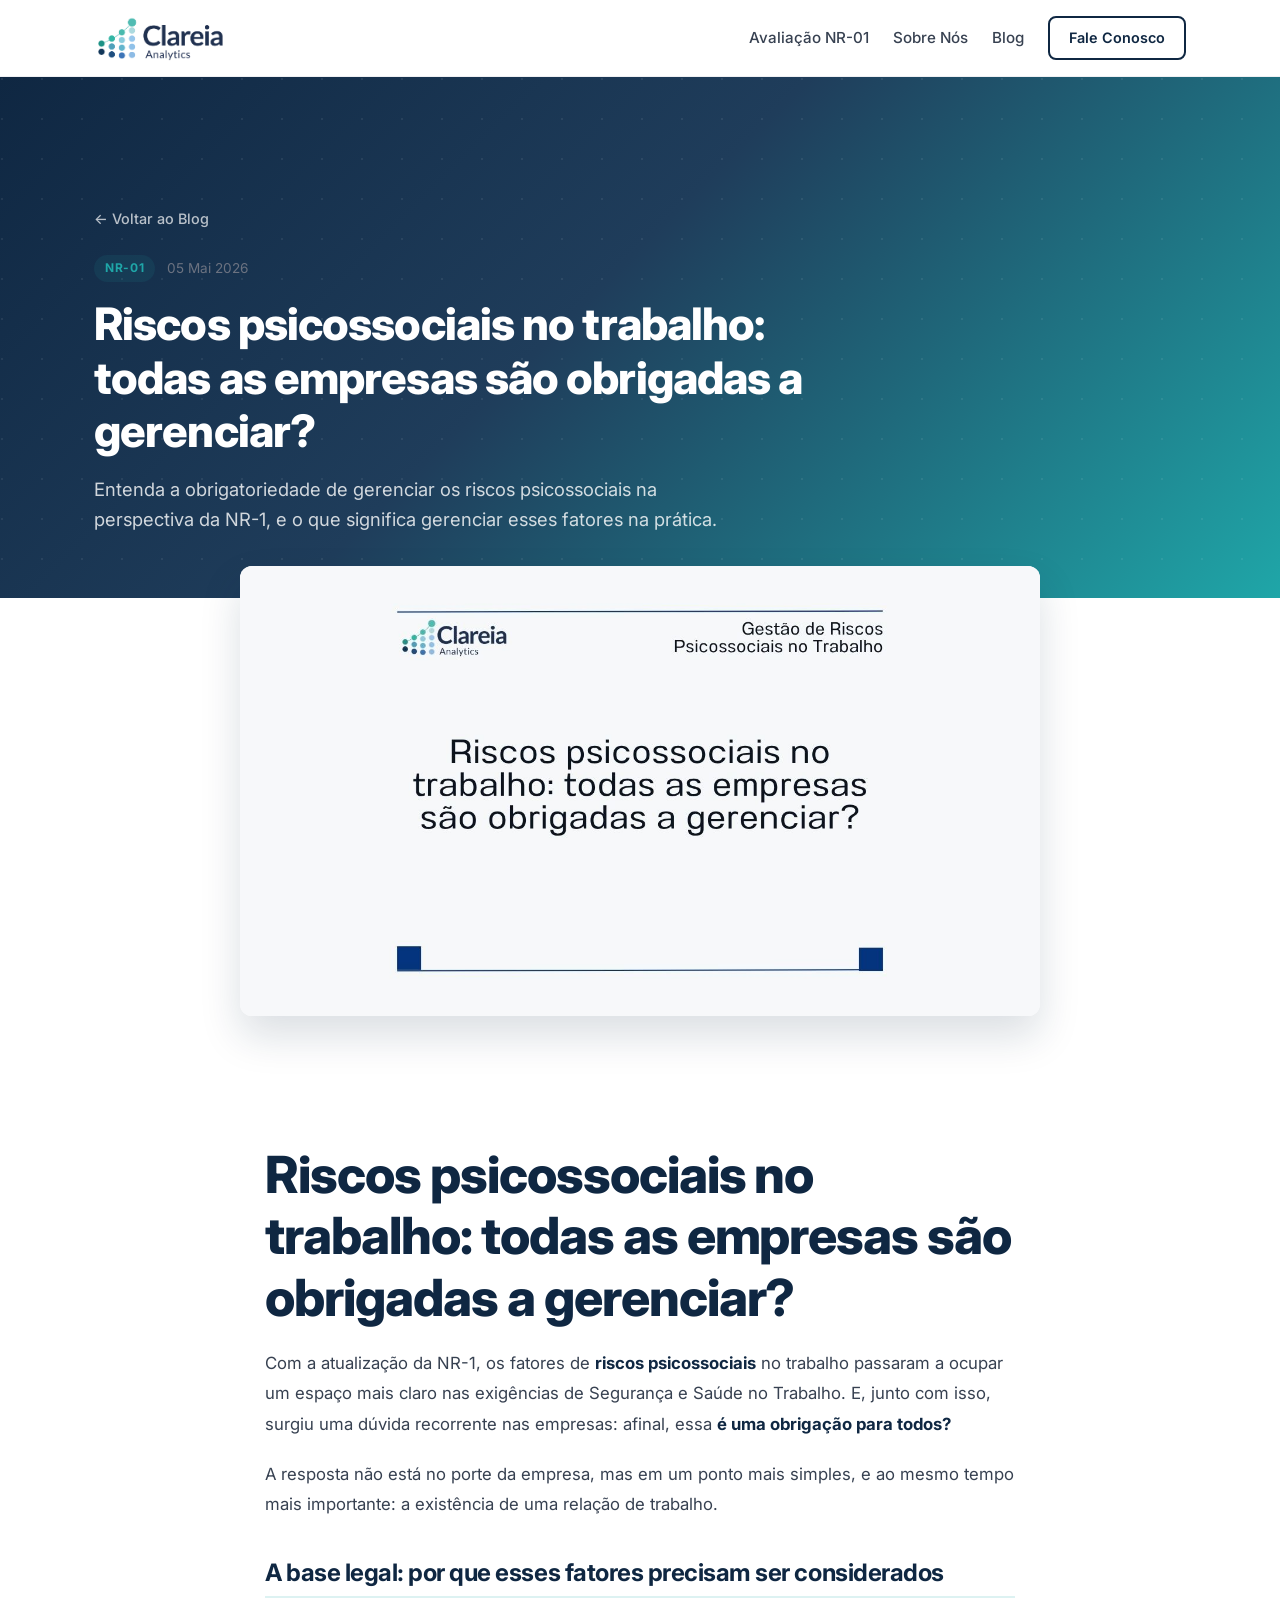
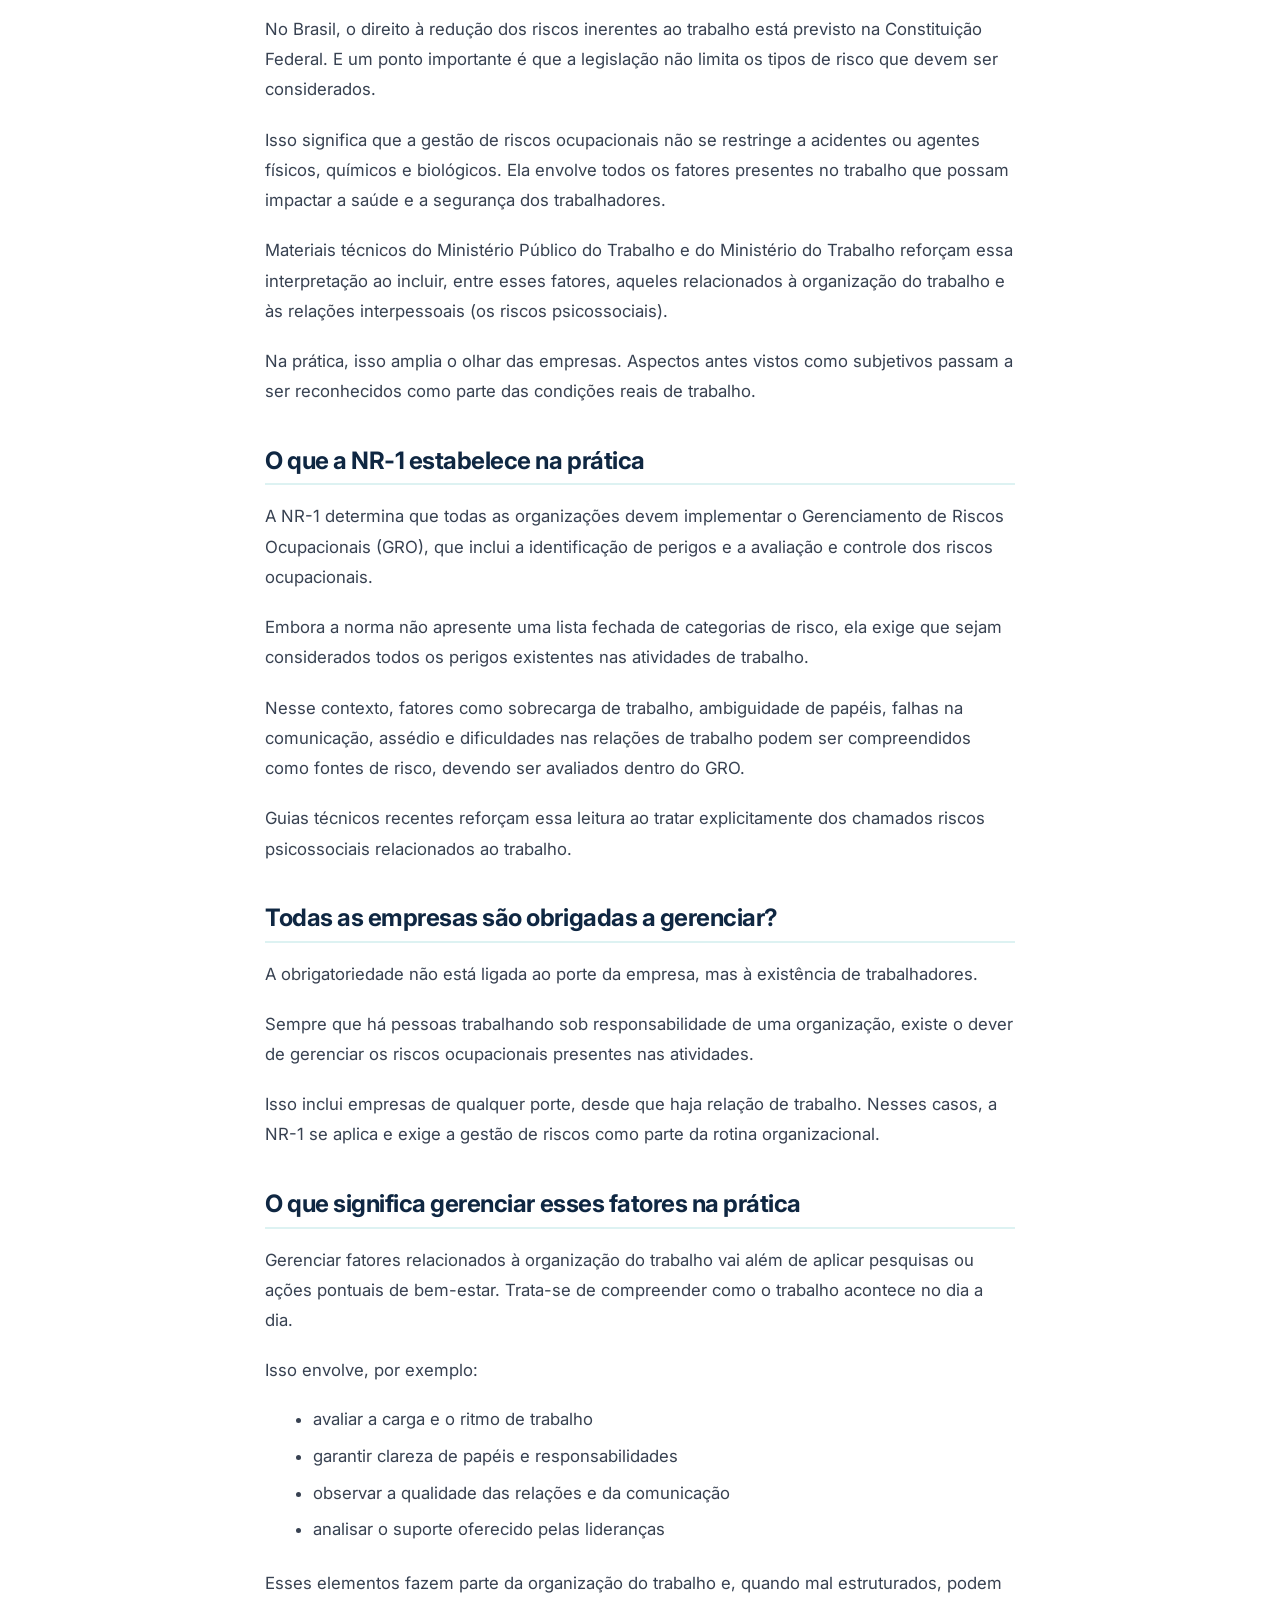
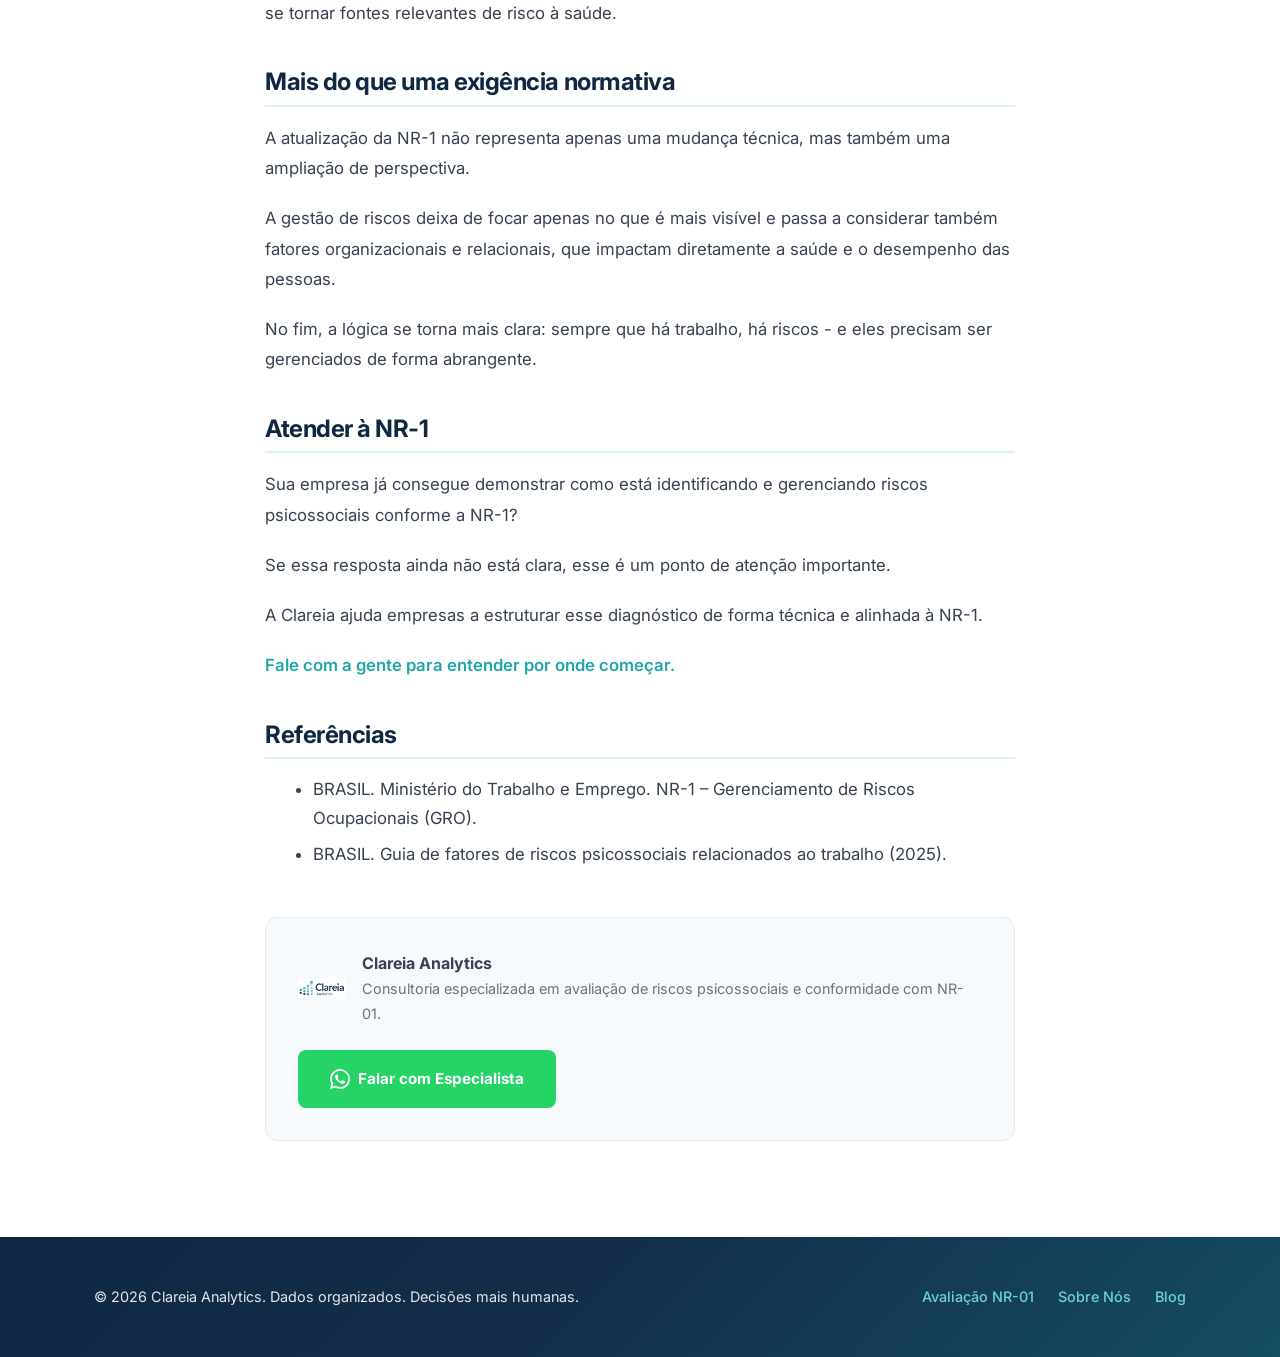
<file: blog/riscos-psicossociais-no-trabalho-todas-as-empresas-sao-obrigadas-a-gerenciar/index.html>
<!DOCTYPE html>
<html lang="pt-br">

<head>
  <!-- Google tag (gtag.js) -->
  <script async src="https://www.googletagmanager.com/gtag/js?id=G-W6Y4RJE9Z2"></script>
  <script>
    window.dataLayer = window.dataLayer || [];
    function gtag() { dataLayer.push(arguments); }
    gtag('js', new Date());

    gtag('config', 'G-W6Y4RJE9Z2');
  </script>
  <meta charset="UTF-8">
  <meta name="viewport" content="width=device-width, initial-scale=1.0">
  <meta name="color-scheme" content="light only">
  <meta name="theme-color" content="#0F2742">

  <title>Riscos psicossociais no trabalho: todas as empresas são obrigadas a gerenciar? | Clareia Analytics</title>
  <meta name="description"
    content="Entenda a obrigatoriedade de gerenciar os riscos psicossociais na perspectiva da NR-1, e o que significa gerenciar esses fatores na prática.">
  <meta name="keywords"
    content="riscos psicossociais, NR-01, PGR, avaliação de riscos, saúde ocupacional, guia completo">
  <meta name="author" content="Clareia Analytics">
  <meta name="robots" content="index, follow">
  <link rel="canonical"
    href="https://clareiaanalytics.com.br/blog/riscos-psicossociais-no-trabalho-todas-as-empresas-sao-obrigadas-a-gerenciar/">

  <meta property="og:type" content="article">
  <meta property="og:title" content="Riscos psicossociais no trabalho: todas as empresas são obrigadas a gerenciar?">
  <meta property="og:description"
    content="Entenda a obrigatoriedade de gerenciar os riscos psicossociais na perspectiva da NR-1, e o que significa gerenciar esses fatores na prática.">
  <meta property="og:url"
    content="https://clareiaanalytics.com.br/blog/riscos-psicossociais-no-trabalho-todas-as-empresas-sao-obrigadas-a-gerenciar/">
  <meta property="og:site_name" content="Clareia Analytics">
  <meta property="og:image" content="https://www.clareiaanalytics.com.br/assets/images/conteudo_blog_3.jpg" />
  <meta property="og:locale" content="pt_BR">
  <meta property="article:published_time" content="2026-05-05">
  <meta property="article:author" content="Clareia Analytics">

  <link rel="icon" type="image/png" href="/my-favicon/favicon-96x96.png" sizes="96x96" />
  <link rel="icon" type="image/svg+xml" href="/my-favicon/favicon.svg" />
  <link rel="shortcut icon" href="/my-favicon/favicon.ico" />
  <link rel="apple-touch-icon" sizes="180x180" href="/my-favicon/apple-touch-icon.png" />
  <link rel="manifest" href="/my-favicon/site.webmanifest" />

  <link rel="preconnect" href="https://fonts.googleapis.com">
  <link rel="preconnect" href="https://fonts.gstatic.com" crossorigin>
  <link href="https://fonts.googleapis.com/css2?family=Inter:wght@400;500;600;700;800&display=swap" rel="stylesheet">

  <link rel="stylesheet" href="../../css/style.css">

  <script type="application/ld+json">
  {
    "@context": "https://schema.org",
    "@type": "Article",
    "headline": "Riscos psicossociais no trabalho: todas as empresas são obrigadas a gerenciar?",
    "description": "Entenda a obrigatoriedade de gerenciar os riscos psicossociais na perspectiva da NR-1, e o que significa gerenciar esses fatores na prática.",
    "image": "https://www.clareiaanalytics.com.br/assets/images/conteudo_blog_3.jpg",
    "datePublished": "2026-05-05",
    "author": {
      "@type": "Organization",
      "name": "Clareia Analytics",
      "url": "https://clareiaanalytics.com.br"
    },
    "publisher": {
      "@type": "Organization",
      "name": "Clareia Analytics",
      "logo": {
        "@type": "ImageObject",
        "url": "https://www.clareiaanalytics.com.br/assets/images/logo2.png"
      }
    }
  }
  </script>
</head>

<body>

  <!-- ========== HEADER ========== -->
  <header id="header">
    <div class="container nav-container">
      <a href="/" class="logo">
        <img src="../../assets/images/logo.png" alt="Clareia Analytics" class="logo-img">
      </a>
      <nav>
        <div class="nav-links">
          <a href="/">Avaliação NR-01</a>
          <a href="/sobre/">Sobre Nós</a>
          <a href="/blog/">Blog</a>
        </div>
        <a href="https://wa.me/5512920046414" target="_blank" rel="noopener" class="btn-outline-dark nav-cta"
          style="font-size: 0.9rem; padding: 0.5rem 1.2rem;">Fale Conosco</a>
        <button class="hamburger" id="hamburger-btn" aria-label="Abrir menu" aria-expanded="false">
          <span></span>
          <span></span>
          <span></span>
        </button>
      </nav>
    </div>
  </header>

  <main>
    <!-- ========== ARTICLE HEADER ========== -->
    <section class="article-hero">
      <div class="container">
        <div class="article-hero-content">
          <a href="/blog/" class="article-back">&larr; Voltar ao Blog</a>
          <div class="blog-card-meta" style="margin-bottom: 1rem;">
            <span class="blog-tag">NR-01</span>
            <time datetime="2026-05-05">05 Mai 2026</time>
          </div>
          <h1>Riscos psicossociais no trabalho: todas as empresas são obrigadas a gerenciar?</h1>
          <p class="article-subtitle">Entenda a obrigatoriedade de gerenciar os riscos psicossociais na perspectiva da
            NR-1, e o que significa gerenciar esses fatores na prática.</p>
        </div>
      </div>
    </section>

    <!-- ========== ARTICLE IMAGE ========== -->
    <section class="article-image">
      <div class="container">
        <div class="article-img-wrapper">
          <img src="../../assets/images/conteudo_blog_3.jpg"
            alt="Riscos psicossociais no trabalho: todas as empresas são obrigadas a gerenciar?"
            onerror="this.parentElement.style.display='none';">
        </div>
      </div>
    </section>

    <!-- ========== ARTICLE CONTENT ========== -->
    <section class="section-padding bg-white">
      <div class="container">
        <article class="article-content">
          <h1>Riscos psicossociais no trabalho: todas as empresas são obrigadas a gerenciar?</h1>
          <p>Com a atualização da NR-1, os fatores de <strong>riscos psicossociais</strong> no trabalho passaram a
            ocupar um espaço mais
            claro nas exigências de Segurança e Saúde no Trabalho. E, junto com isso, surgiu uma dúvida recorrente nas
            empresas: afinal, essa <strong>é uma obrigação para todos?</strong></p>
          <p>A resposta não está no porte da empresa, mas em um ponto mais simples, e ao mesmo tempo mais importante: a
            existência de uma relação de trabalho.




          <h2>A base legal: por que esses fatores precisam ser considerados</h2>
          <p>No Brasil, o direito à redução dos riscos inerentes ao trabalho está previsto na Constituição Federal. E um
            ponto importante é que a legislação não limita os tipos de risco que devem ser considerados.</p>
          <p>Isso significa que a gestão de riscos ocupacionais não se restringe a acidentes ou agentes físicos,
            químicos e biológicos. Ela envolve todos os fatores presentes no trabalho que possam impactar a saúde e a
            segurança dos trabalhadores.</p>
          <p>Materiais técnicos do Ministério Público do Trabalho e do Ministério do Trabalho reforçam essa
            interpretação ao incluir, entre esses fatores, aqueles relacionados à organização do trabalho e às relações
            interpessoais (os riscos psicossociais).</p>
          <p>Na prática, isso amplia o olhar das empresas. Aspectos antes vistos como subjetivos passam a ser
            reconhecidos como parte das condições reais de trabalho.</p>

          <h2>O que a NR-1 estabelece na prática</h2>
          <p>A NR-1 determina que todas as organizações devem implementar o Gerenciamento de Riscos Ocupacionais (GRO),
            que inclui a identificação de perigos e a avaliação e controle dos riscos ocupacionais.</p>
          <p>Embora a norma não apresente uma lista fechada de categorias de risco, ela exige que sejam considerados
            todos os perigos existentes nas atividades de trabalho.</p>
          <p>Nesse contexto, fatores como sobrecarga de trabalho, ambiguidade de papéis, falhas na comunicação, assédio
            e dificuldades nas relações de trabalho podem ser compreendidos como fontes de risco, devendo ser avaliados
            dentro do GRO.</p>
          <p>Guias técnicos recentes reforçam essa leitura ao tratar explicitamente dos chamados riscos psicossociais
            relacionados ao trabalho.</p>

          <h2>Todas as empresas são obrigadas a gerenciar?</h2>
          <p>A obrigatoriedade não está ligada ao porte da empresa, mas à existência de trabalhadores.</p>
          <p>Sempre que há pessoas trabalhando sob responsabilidade de uma organização, existe o dever de gerenciar os
            riscos ocupacionais presentes nas atividades.</p>
          <p>Isso inclui empresas de qualquer porte, desde que haja relação de trabalho. Nesses casos, a NR-1 se aplica
            e exige a gestão de riscos como parte da rotina organizacional.</p>

          <h2>O que significa gerenciar esses fatores na prática</h2>
          <p>Gerenciar fatores relacionados à organização do trabalho vai além de aplicar pesquisas ou ações pontuais de
            bem-estar. Trata-se de compreender como o trabalho acontece no dia a dia.</p>
          <p>Isso envolve, por exemplo:</p>
          <ul>
            <li>avaliar a carga e o ritmo de trabalho</li>
            <li>garantir clareza de papéis e responsabilidades</li>
            <li>observar a qualidade das relações e da comunicação</li>
            <li>analisar o suporte oferecido pelas lideranças</li>
          </ul>
          <p>Esses elementos fazem parte da organização do trabalho e, quando mal estruturados, podem se tornar fontes
            relevantes de risco à saúde.</p>

          <h2>Mais do que uma exigência normativa</h2>
          <p>A atualização da NR-1 não representa apenas uma mudança técnica, mas também uma ampliação de perspectiva.
          </p>
          <p>A gestão de riscos deixa de focar apenas no que é mais visível e passa a considerar também fatores
            organizacionais e relacionais, que impactam diretamente a saúde e o desempenho das pessoas.</p>
          <p>No fim, a lógica se torna mais clara: sempre que há trabalho, há riscos - e eles precisam ser gerenciados
            de forma abrangente.</p>

          <h2>Atender à NR-1</h2>
          <p>Sua empresa já consegue demonstrar como está identificando e gerenciando riscos psicossociais conforme a
            NR-1?</p>
          <p>Se essa resposta ainda não está clara, esse é um ponto de atenção importante.</p>
          <p>A Clareia ajuda empresas a estruturar esse diagnóstico de forma técnica e alinhada à NR-1.</p>
          <p><a href="https://wa.me/5512920046414" target="_blank" rel="noopener">Fale com a gente para entender por
              onde começar.</a></p>

          <h2>Referências</h2>
          <ul>
            <li>BRASIL. Ministério do Trabalho e Emprego. NR-1 – Gerenciamento de Riscos Ocupacionais (GRO).</li>
            <li>BRASIL. Guia de fatores de riscos psicossociais relacionados ao trabalho (2025).</li>
          </ul>

        </article>

        <!-- Author / CTA inline -->
        <div class="article-author reveal">
          <div class="article-author-info">
            <img src="../../assets/images/logo.png" alt="Clareia Analytics" class="article-author-avatar">
            <div>
              <strong>Clareia Analytics</strong>
              <p style="margin:0; font-size: 0.9rem; color: var(--gray);">Consultoria especializada em avaliação de
                riscos psicossociais e conformidade com NR-01.</p>
            </div>
          </div>
          <a href="https://wa.me/5512920046414" target="_blank" rel="noopener" class="btn-primary"
            style="background: #25D366; color: var(--white); border: none; font-size: 0.95rem;">
            <svg width="20" height="20" fill="currentColor" viewBox="0 0 24 24">
              <path
                d="M17.472 14.382c-.297-.149-1.758-.867-2.03-.967-.273-.099-.471-.148-.67.15-.197.297-.767.966-.94 1.164-.173.199-.347.223-.644.075-.297-.15-1.255-.463-2.39-1.475-.883-.788-1.48-1.761-1.653-2.059-.173-.297-.018-.458.13-.606.134-.133.298-.347.446-.52.149-.174.198-.298.298-.497.099-.198.05-.371-.025-.52-.075-.149-.669-1.612-.916-2.207-.242-.579-.487-.5-.669-.51a12.8 12.8 0 0 0-.57-.01c-.198 0-.52.074-.792.372-.272.297-1.04 1.016-1.04 2.479 0 1.462 1.065 2.875 1.213 3.074.149.198 2.096 3.2 5.077 4.487.709.306 1.262.489 1.694.625.712.227 1.36.195 1.871.118.571-.085 1.758-.719 2.006-1.413.248-.694.248-1.289.173-1.413-.074-.124-.272-.198-.57-.347m-5.421 7.403h-.004a9.87 9.87 0 0 1-5.031-1.378l-.361-.214-3.741.982.998-3.648-.235-.374a9.86 9.86 0 0 1-1.51-5.26c.001-5.45 4.436-9.884 9.888-9.884 2.64 0 5.122 1.03 6.988 2.898a9.825 9.825 0 0 1 2.893 6.994c-.003 5.45-4.437 9.885-9.885 9.885m8.413-18.297A11.815 11.815 0 0 0 12.05 0C5.495 0 .16 5.335.157 11.892c0 2.096.547 4.142 1.588 5.945L.057 24l6.305-1.654a11.882 11.882 0 0 0 5.683 1.448h.005c6.554 0 11.89-5.335 11.893-11.893a11.821 11.821 0 0 0-3.48-8.413z" />
            </svg>
            Falar com Especialista
          </a>
        </div>
      </div>
    </section>

  </main>

  <!-- ========== FOOTER ========== -->
  <footer>
    <div class="container">
      <div class="footer-content">
        <p>&copy; 2026 Clareia Analytics. Dados organizados. Decisões mais humanas.</p>
        <div class="footer-links">
          <a href="/">Avaliação NR-01</a>
          <a href="/sobre/">Sobre Nós</a>
          <a href="/blog/">Blog</a>
        </div>
      </div>
    </div>
  </footer>

  <script src="../../js/main.js"></script>
</body>

</html>
</file>
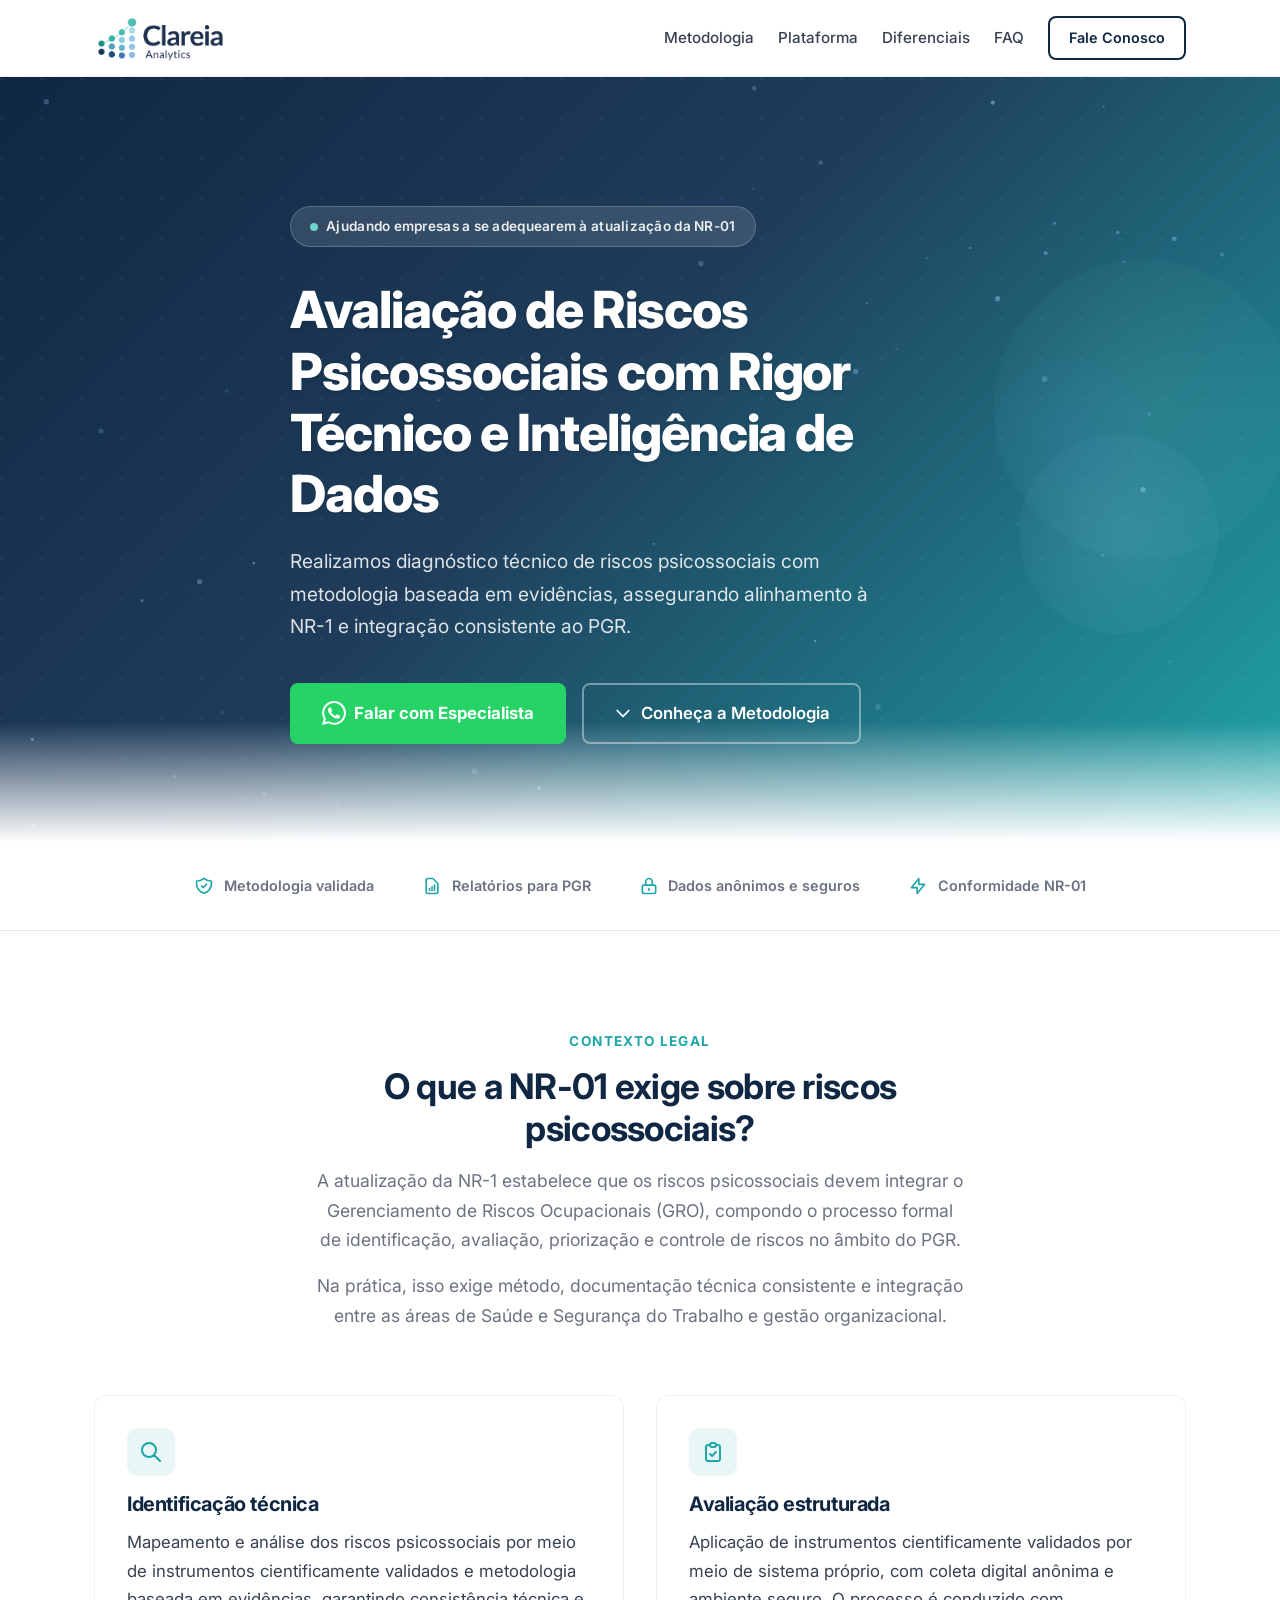
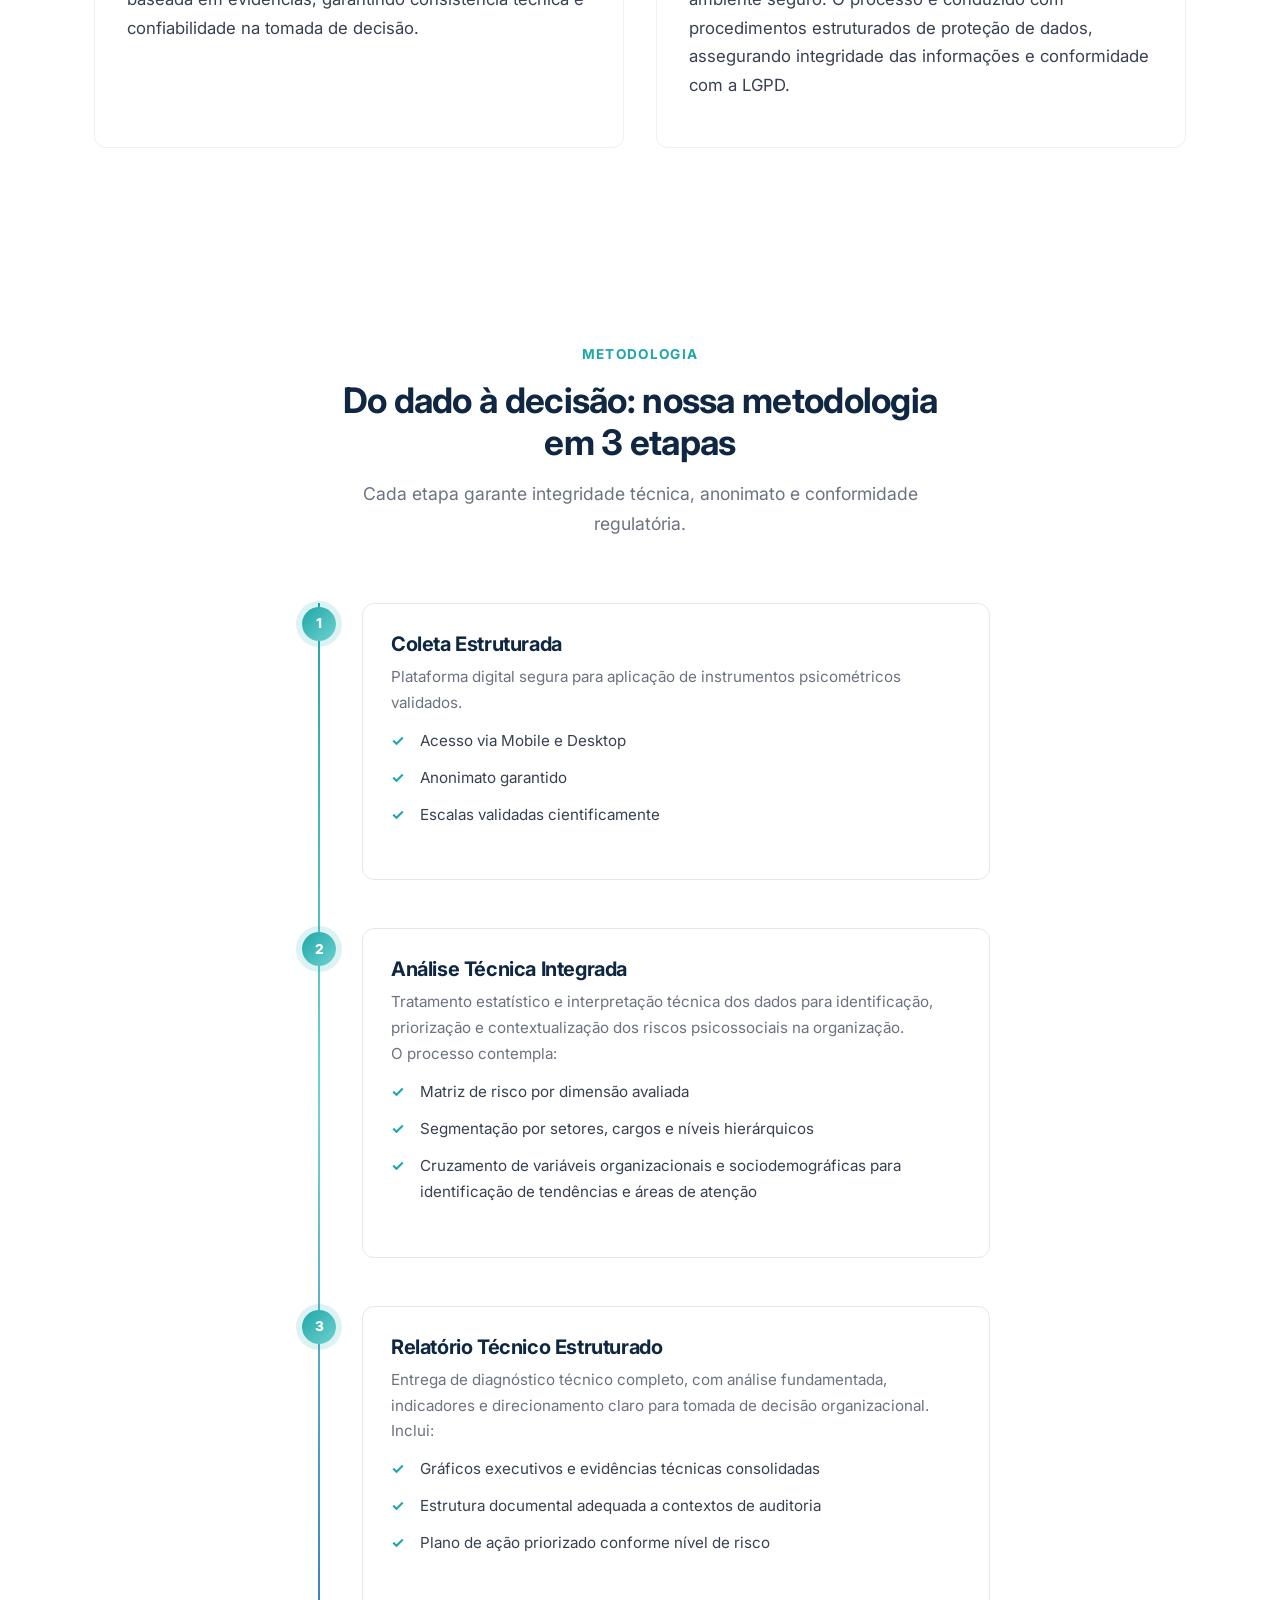
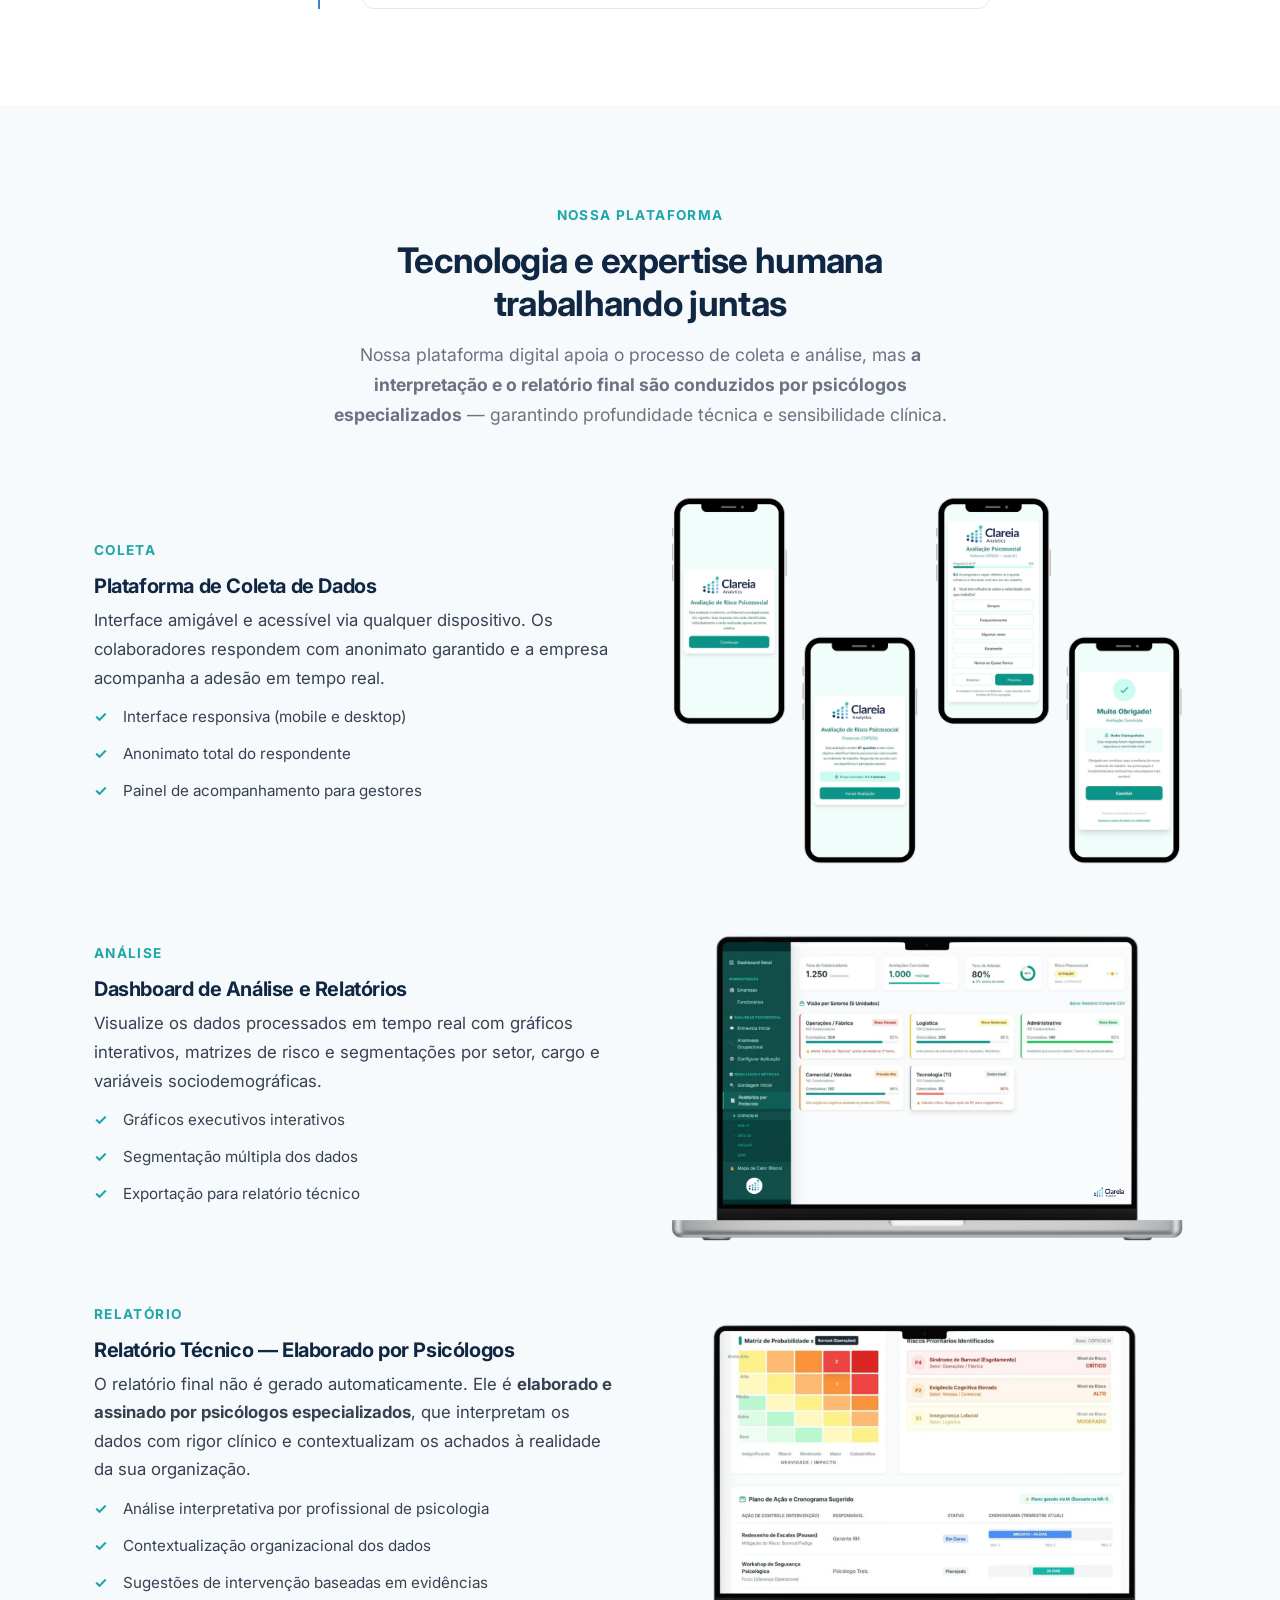
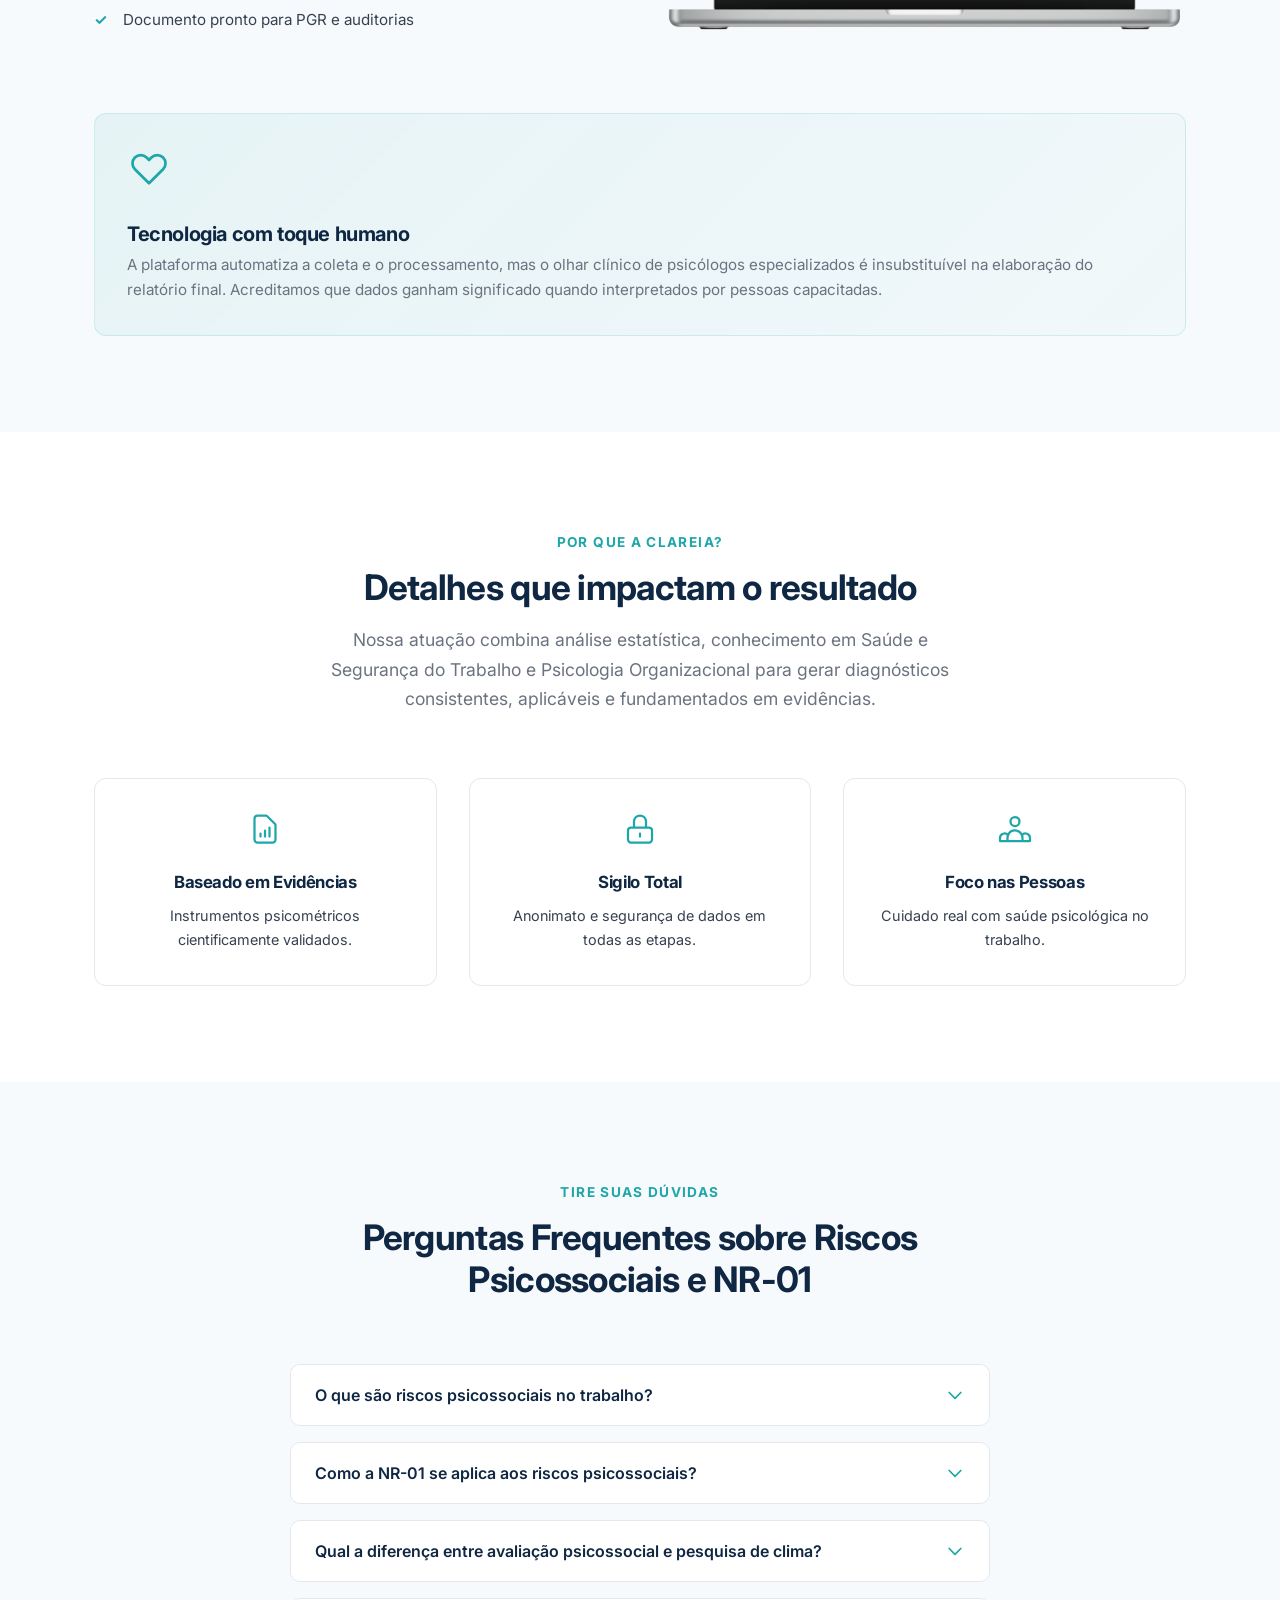
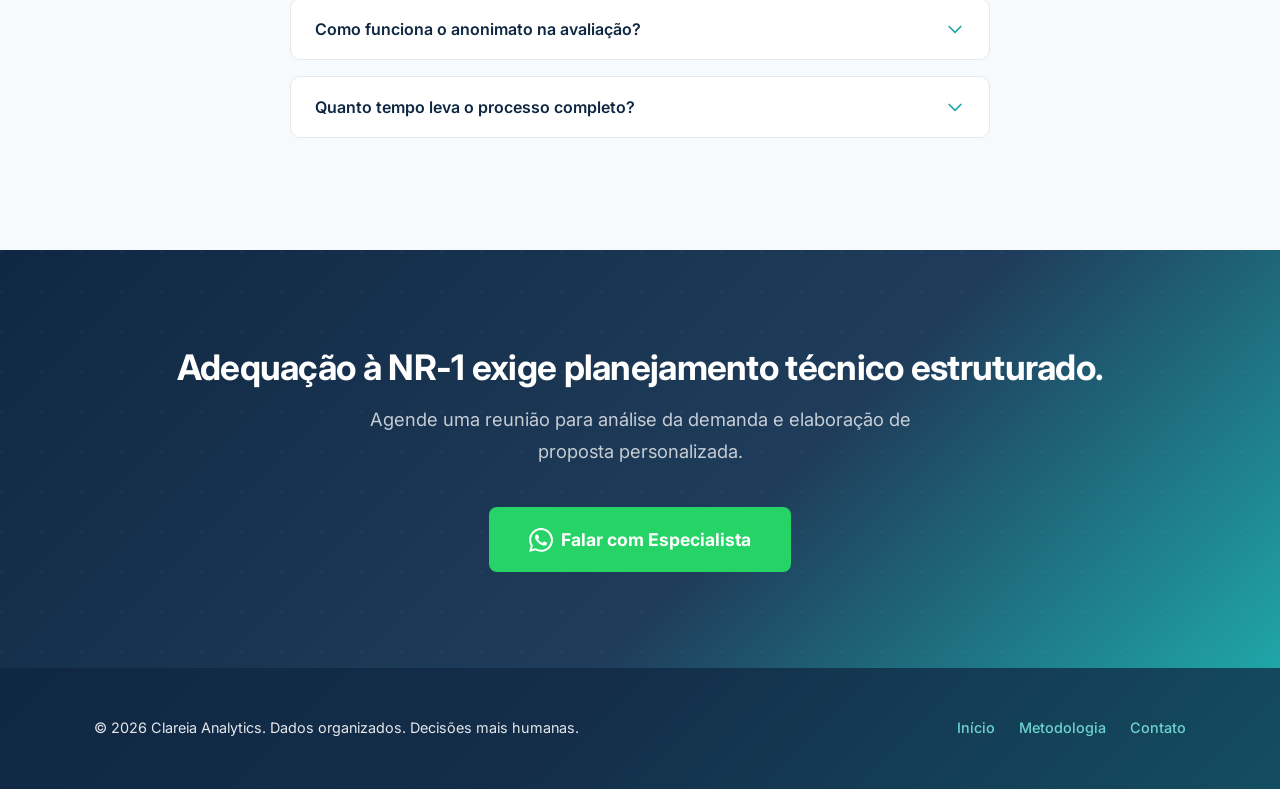
<file: avaliacao-riscos-psicossociais-nr01/index.old.html>
<!DOCTYPE html>
<html lang="pt-br">

<head>
  <!-- Google tag (gtag.js) -->
  <script async src="https://www.googletagmanager.com/gtag/js?id=G-W6Y4RJE9Z2"></script>
  <script>
    window.dataLayer = window.dataLayer || [];
    function gtag() { dataLayer.push(arguments); }
    gtag('js', new Date());

    gtag('config', 'G-W6Y4RJE9Z2');
  </script>
  <meta charset="UTF-8">
  <meta name="viewport" content="width=device-width, initial-scale=1.0">
  <meta name="color-scheme" content="light only">
  <meta name="theme-color" content="#0F2742">

  <title>Avaliação de Riscos Psicossociais NR-01 | Clareia Analytics</title>
  <meta name="description"
    content="Avaliação técnica de riscos psicossociais no trabalho conforme NR-01. Metodologia baseada em dados para conformidade do PGR, saúde psicológica e gestão de riscos psicossociais ocupacionais.">
  <meta name="keywords"
    content="avaliação de riscos psicossociais, NR-01 riscos psicossociais, riscos psicossociais no trabalho, PGR riscos psicossociais, saúde psicológica no trabalho NR-01, gestão de riscos psicossociais, risco psicossocial NR-01">
  <meta name="author" content="Clareia Analytics">
  <meta name="robots" content="index, follow">
  <link rel="canonical" href="https://clareiaanalytics.com.br/avaliacao-riscos-psicossociais-nr01/">

  <meta property="og:type" content="website">
  <meta property="og:title" content="Avaliação de Riscos Psicossociais NR-01 | Clareia Analytics">
  <meta property="og:description"
    content="Avaliação técnica de riscos psicossociais conforme NR-01. Metodologia baseada em dados, relatórios para PGR e conformidade legal.">
  <meta property="og:url" content="https://clareiaanalytics.com.br/avaliacao-riscos-psicossociais-nr01/">
  <meta property="og:site_name" content="Clareia Analytics">
  <meta property="og:image" content="https://www.clareiaanalytics.com.br/assets/images/logo2.png" />
  <meta property="og:image:width" content="1200" />
  <meta property="og:image:height" content="630" />
  <meta property="og:locale" content="pt_BR">
  <link rel="icon" type="image/png" href="/my-favicon/favicon-96x96.png" sizes="96x96" />
  <link rel="icon" type="image/svg+xml" href="/my-favicon/favicon.svg" />
  <link rel="shortcut icon" href="/my-favicon/favicon.ico" />
  <link rel="apple-touch-icon" sizes="180x180" href="/my-favicon/apple-touch-icon.png" />
  <link rel="manifest" href="/my-favicon/site.webmanifest" />

  <link rel="preconnect" href="https://fonts.googleapis.com">
  <link rel="preconnect" href="https://fonts.gstatic.com" crossorigin>
  <link href="https://fonts.googleapis.com/css2?family=Inter:wght@400;500;600;700;800&display=swap" rel="stylesheet">

  <link rel="stylesheet" href="../css/style.css">

  <script type="application/ld+json">
  {
    "@context": "https://schema.org",
    "@type": "Service",
    "name": "Avaliação de Riscos Psicossociais NR-01",
    "provider": {
      "@type": "Organization",
      "name": "Clareia Analytics",
      "url": "https://clareiaanalytics.com.br"
    },
    "description": "Avaliação técnica de riscos psicossociais conforme NR-01, com metodologia baseada em dados e relatórios para integração ao PGR.",
    "areaServed": "BR",
    "serviceType": "Consultoria em Saúde Ocupacional"
  }
  </script>
</head>

<body>

  <!-- ========== HEADER ========== -->
  <header id="header">
    <div class="container nav-container">
      <a href="/" class="logo">
        <img src="../assets/images/logo.png" alt="Clareia Analytics — Inteligência em Riscos Psicossociais"
          class="logo-img">
      </a>
      <nav>
        <div class="nav-links">
          <a href="#metodologia">Metodologia</a>
          <a href="#plataforma">Plataforma</a>
          <a href="#diferenciais">Diferenciais</a>
          <a href="#faq">FAQ</a>
        </div>
        <a href="https://wa.me/5512920046414" target="_blank" rel="noopener" class="btn-outline-dark nav-cta"
          style="font-size: 0.9rem; padding: 0.5rem 1.2rem;">Fale
          Conosco</a>
        <button class="hamburger" id="hamburger-btn" aria-label="Abrir menu" aria-expanded="false">
          <span></span>
          <span></span>
          <span></span>
        </button>
      </nav>
    </div>
  </header>

  <main>
    <!-- ========== HERO ========== -->
    <section class="hero" id="hero">
      <!-- Animated particles canvas -->
      <canvas id="particles-canvas" style="position:absolute;inset:0;z-index:1;pointer-events:none;"></canvas>

      <!-- Floating orbs background -->
      <div class="hero-visual" aria-hidden="true">
        <div class="hero-orb hero-orb-1"></div>
        <div class="hero-orb hero-orb-2"></div>
        <div class="hero-orb hero-orb-3"></div>
      </div>

      <div class="container">
        <div class="hero-content">
          <div class="hero-badge">
            <span class="pulse-dot"></span>
            Ajudando empresas a se adequearem à atualização da NR-01
          </div>

          <h1>Avaliação de Riscos Psicossociais com Rigor Técnico e Inteligência de Dados</h1>

          <p>Realizamos diagnóstico técnico de riscos psicossociais com metodologia baseada em evidências, assegurando
            alinhamento à NR-1 e integração consistente ao PGR.</p>

          <div class="hero-actions">
            <a href="https://wa.me/5512920046414" target="_blank" rel="noopener" class="btn-primary" id="cta-hero"
              style="background: #25D366; color: var(--white); border: none;">
              <svg width="24" height="24" fill="currentColor" viewBox="0 0 24 24">
                <path
                  d="M17.472 14.382c-.297-.149-1.758-.867-2.03-.967-.273-.099-.471-.148-.67.15-.197.297-.767.966-.94 1.164-.173.199-.347.223-.644.075-.297-.15-1.255-.463-2.39-1.475-.883-.788-1.48-1.761-1.653-2.059-.173-.297-.018-.458.13-.606.134-.133.298-.347.446-.52.149-.174.198-.298.298-.497.099-.198.05-.371-.025-.52-.075-.149-.669-1.612-.916-2.207-.242-.579-.487-.5-.669-.51a12.8 12.8 0 0 0-.57-.01c-.198 0-.52.074-.792.372-.272.297-1.04 1.016-1.04 2.479 0 1.462 1.065 2.875 1.213 3.074.149.198 2.096 3.2 5.077 4.487.709.306 1.262.489 1.694.625.712.227 1.36.195 1.871.118.571-.085 1.758-.719 2.006-1.413.248-.694.248-1.289.173-1.413-.074-.124-.272-.198-.57-.347m-5.421 7.403h-.004a9.87 9.87 0 0 1-5.031-1.378l-.361-.214-3.741.982.998-3.648-.235-.374a9.86 9.86 0 0 1-1.51-5.26c.001-5.45 4.436-9.884 9.888-9.884 2.64 0 5.122 1.03 6.988 2.898a9.825 9.825 0 0 1 2.893 6.994c-.003 5.45-4.437 9.885-9.885 9.885m8.413-18.297A11.815 11.815 0 0 0 12.05 0C5.495 0 .16 5.335.157 11.892c0 2.096.547 4.142 1.588 5.945L.057 24l6.305-1.654a11.882 11.882 0 0 0 5.683 1.448h.005c6.554 0 11.89-5.335 11.893-11.893a11.821 11.821 0 0 0-3.48-8.413z" />
              </svg>
              Falar com Especialista
            </a>
            <a href="#metodologia" class="btn-outline">
              <svg width="20" height="20" fill="none" stroke="currentColor" viewBox="0 0 24 24">
                <path stroke-linecap="round" stroke-linejoin="round" stroke-width="2" d="M19 9l-7 7-7-7"></path>
              </svg>
              Conheça a Metodologia
            </a>
          </div>
          <!--
          <div class="hero-stats">
            <div class="hero-stat">
              <span class="stat-number" data-target="500">0</span>
              <span class="stat-label">Colaboradores avaliados</span>
            </div>
            <div class="hero-stat">
              <span class="stat-number" data-target="98" data-suffix="%">0</span>
              <span class="stat-label">Conformidade NR-01</span>
            </div>
            <div class="hero-stat">
              <span class="stat-number" data-target="15" data-suffix="+">0</span>
              <span class="stat-label">Fatores psicossociais mapeados</span>
            </div>
          </div>
          -->
        </div>
      </div>
    </section>

    <!-- ========== TRUST BAR ========== -->
    <section class="trust-bar">
      <div class="container">
        <div class="trust-items">
          <div class="trust-item">
            <svg viewBox="0 0 24 24" fill="none" stroke="currentColor" stroke-width="2">
              <path stroke-linecap="round" stroke-linejoin="round"
                d="M9 12l2 2 4-4m5.618-4.016A11.955 11.955 0 0112 2.944a11.955 11.955 0 01-8.618 3.04A12.02 12.02 0 003 9c0 5.591 3.824 10.29 9 11.622 5.176-1.332 9-6.03 9-11.622 0-1.042-.133-2.052-.382-3.016z">
              </path>
            </svg>
            Metodologia validada
          </div>
          <div class="trust-item">
            <svg viewBox="0 0 24 24" fill="none" stroke="currentColor" stroke-width="2">
              <path stroke-linecap="round" stroke-linejoin="round"
                d="M9 17v-2m3 2v-4m3 4v-6m2 10H7a2 2 0 01-2-2V5a2 2 0 012-2h5.586a1 1 0 01.707.293l5.414 5.414a1 1 0 01.293.707V19a2 2 0 01-2 2z">
              </path>
            </svg>
            Relatórios para PGR
          </div>
          <div class="trust-item">
            <svg viewBox="0 0 24 24" fill="none" stroke="currentColor" stroke-width="2">
              <path stroke-linecap="round" stroke-linejoin="round"
                d="M12 15v2m-6 4h12a2 2 0 002-2v-6a2 2 0 00-2-2H6a2 2 0 00-2 2v6a2 2 0 002 2zm10-10V7a4 4 0 00-8 0v4h8z">
              </path>
            </svg>
            Dados anônimos e seguros
          </div>
          <div class="trust-item">
            <svg viewBox="0 0 24 24" fill="none" stroke="currentColor" stroke-width="2">
              <path stroke-linecap="round" stroke-linejoin="round" d="M13 10V3L4 14h7v7l9-11h-7z"></path>
            </svg>
            Conformidade NR-01
          </div>
        </div>
      </div>
    </section>

    <!-- ========== O QUE EXIGE A NR-01 ========== -->
    <section class="section-padding bg-white" id="nr01">
      <div class="container">
        <div class="section-header reveal">
          <span class="section-label">Contexto Legal</span>
          <h2>O que a NR-01 exige sobre riscos psicossociais?</h2>
          <p>A atualização da NR-1 estabelece que os riscos psicossociais devem integrar o Gerenciamento de Riscos
            Ocupacionais (GRO), compondo o processo formal de identificação, avaliação, priorização e controle de riscos
            no âmbito do PGR.</p>
          <p>Na prática, isso exige método, documentação técnica consistente e integração entre as áreas de Saúde e
            Segurança do Trabalho e gestão organizacional.</p>
        </div>

        <div class="grid-2 stagger">
          <div class="card reveal">
            <div class="card-icon">
              <svg viewBox="0 0 24 24" fill="none" stroke="currentColor" stroke-width="2">
                <path stroke-linecap="round" stroke-linejoin="round" d="M21 21l-6-6m2-5a7 7 0 11-14 0 7 7 0 0114 0z">
                </path>
              </svg>
            </div>
            <h3>Identificação técnica</h3>
            <p>Mapeamento e análise dos riscos psicossociais por meio de instrumentos cientificamente validados e
              metodologia baseada em evidências, garantindo consistência técnica e confiabilidade na tomada de decisão.
            </p>
          </div>

          <div class="card reveal">
            <div class="card-icon">
              <svg viewBox="0 0 24 24" fill="none" stroke="currentColor" stroke-width="2">
                <path stroke-linecap="round" stroke-linejoin="round"
                  d="M9 5H7a2 2 0 00-2 2v12a2 2 0 002 2h10a2 2 0 002-2V7a2 2 0 00-2-2h-2M9 5a2 2 0 002 2h2a2 2 0 002-2M9 5a2 2 0 012-2h2a2 2 0 012 2m-6 9l2 2 4-4">
                </path>
              </svg>
            </div>
            <h3>Avaliação estruturada</h3>
            <p>Aplicação de instrumentos cientificamente validados por meio de sistema próprio, com coleta digital
              anônima e ambiente seguro. O processo é conduzido com procedimentos estruturados de proteção de dados,
              assegurando integridade das informações e conformidade com a LGPD.
            </p>
          </div>
        </div>
      </div>
    </section>


    <!-- ========== ERROS COMUNS ========== -->
    <!--  
    <section class="section-padding bg-light">
      <div class="container">
        <div class="grid-2" style="align-items: center;">
          <div class="reveal-left">
            <span class="section-label">Atenção</span>
            <h2>Onde as empresas costumam errar?</h2>
            <div class="accent-line"></div>
            <p>Muitas organizações confundem gestão de risco psicossocial com ações pontuais de bem-estar. A NR-01 exige
              rigor técnico e documental.</p>
          </div>
          <div class="reveal-right">
            <div class="card" style="border-left: 4px solid var(--teal);">
              <ul style="list-style: none; margin: 0; padding: 0;">
                <li
                  style="display: flex; align-items: flex-start; gap: 0.75rem; margin-bottom: 1.2rem; padding-bottom: 1.2rem; border-bottom: 1px solid var(--gray-light);">
                  <svg width="22" height="22" viewBox="0 0 24 24" fill="none" stroke="#e74c3c" stroke-width="2"
                    style="flex-shrink: 0; margin-top: 2px;">
                    <circle cx="12" cy="12" r="10"></circle>
                    <line x1="15" y1="9" x2="9" y2="15"></line>
                    <line x1="9" y1="9" x2="15" y2="15"></line>
                  </svg>
                  <span>Confundir gestão de risco com palestras de bem-estar</span>
                </li>
                <li
                  style="display: flex; align-items: flex-start; gap: 0.75rem; margin-bottom: 1.2rem; padding-bottom: 1.2rem; border-bottom: 1px solid var(--gray-light);">
                  <svg width="22" height="22" viewBox="0 0 24 24" fill="none" stroke="#e74c3c" stroke-width="2"
                    style="flex-shrink: 0; margin-top: 2px;">
                    <circle cx="12" cy="12" r="10"></circle>
                    <line x1="15" y1="9" x2="9" y2="15"></line>
                    <line x1="9" y1="9" x2="15" y2="15"></line>
                  </svg>
                  <span>Usar questionários sem validação científica</span>
                </li>
                <li style="display: flex; align-items: flex-start; gap: 0.75rem;">
                  <svg width="22" height="22" viewBox="0 0 24 24" fill="none" stroke="#e74c3c" stroke-width="2"
                    style="flex-shrink: 0; margin-top: 2px;">
                    <circle cx="12" cy="12" r="10"></circle>
                    <line x1="15" y1="9" x2="9" y2="15"></line>
                    <line x1="9" y1="9" x2="15" y2="15"></line>
                  </svg>
                  <span>Gerar relatórios subjetivos sem dados defensáveis em auditoria</span>
                </li>
              </ul>
            </div>
          </div>
        </div>
      </div>
    </section>
-->
    <!-- ========== METODOLOGIA / TIMELINE ========== -->
    <section class="section-padding bg-white" id="metodologia">
      <div class="container">
        <div class="section-header reveal">
          <span class="section-label">Metodologia</span>
          <h2>Do dado à decisão: nossa metodologia em 3 etapas</h2>
          <p>Cada etapa garante integridade técnica, anonimato e conformidade regulatória.</p>
        </div>

        <div class="timeline">
          <div class="timeline-item reveal">
            <div class="timeline-marker">1</div>
            <div class="timeline-content">
              <h3>Coleta Estruturada</h3>
              <p>Plataforma digital segura para aplicação de instrumentos psicométricos validados.</p>
              <ul class="check-list" style="margin-top: 0.75rem;">
                <li>Acesso via Mobile e Desktop</li>
                <li>Anonimato garantido</li>
                <li>Escalas validadas cientificamente</li>
              </ul>
            </div>
          </div>

          <div class="timeline-item reveal">
            <div class="timeline-marker">2</div>
            <div class="timeline-content">
              <h3>Análise Técnica Integrada</h3>
              <p>Tratamento estatístico e interpretação técnica dos dados para identificação, priorização e
                contextualização dos riscos psicossociais na organização.<br> O processo contempla: </p>
              <ul class="check-list" style="margin-top: 0.75rem;">
                <li>Matriz de risco por dimensão avaliada</li>
                <li>Segmentação por setores, cargos e níveis hierárquicos</li>
                <li>Cruzamento de variáveis organizacionais e sociodemográficas para identificação de tendências e áreas
                  de atenção</li>
              </ul>
            </div>
          </div>

          <div class="timeline-item reveal">
            <div class="timeline-marker">3</div>
            <div class="timeline-content">
              <h3>Relatório Técnico Estruturado</h3>
              <p>Entrega de diagnóstico técnico completo, com análise fundamentada, indicadores e direcionamento claro
                para tomada de decisão organizacional. <br> Inclui:</p>
              <ul class="check-list" style="margin-top: 0.75rem;">
                <li>Gráficos executivos e evidências técnicas consolidadas</li>
                <li>Estrutura documental adequada a contextos de auditoria</li>
                <li>Plano de ação priorizado conforme nível de risco</li>
              </ul>
            </div>
          </div>
        </div>
      </div>
    </section>

    <!-- ========== NOSSA PLATAFORMA / SISTEMA ========== -->
    <section class="section-padding bg-light" id="plataforma">
      <div class="container">
        <div class="section-header reveal">
          <span class="section-label">Nossa Plataforma</span>
          <h2>Tecnologia e expertise humana trabalhando juntas</h2>
          <p>Nossa plataforma digital apoia o processo de coleta e análise, mas <strong>a interpretação e o relatório
              final são conduzidos por psicólogos especializados</strong> — garantindo profundidade técnica e
            sensibilidade clínica.</p>
        </div>

        <!-- Coleta de Dados -->
        <div class="feature-row reveal">
          <div class="feature-text">
            <span class="section-label">Coleta</span>
            <h3>Plataforma de Coleta de Dados</h3>
            <p>Interface amigável e acessível via qualquer dispositivo. Os colaboradores respondem com anonimato
              garantido e a empresa acompanha a adesão em tempo real.</p>
            <ul class="check-list">
              <li>Interface responsiva (mobile e desktop)</li>
              <li>Anonimato total do respondente</li>
              <li>Painel de acompanhamento para gestores</li>
            </ul>
          </div>
          <div class="feature-img">
            <div class="screenshot-placeholder">
              <img src="../assets/images/sistema-coleta.png"
                alt="Tela do sistema de coleta de dados — avaliação de riscos psicossociais" class="img-fluid"
                style="border-radius: 8px; width: 100%; height: auto;"
                onerror="this.style.display='none'; this.nextElementSibling.style.display='flex';">
              <div class="placeholder-fallback"
                style="display:none; align-items:center; justify-content:center; background:var(--off-white); border-radius:8px; border: 2px dashed var(--gray-light); text-align:center; padding: 2rem; color: var(--gray);">
                <div>
                  <svg width="48" height="48" viewBox="0 0 24 24" fill="none" stroke="currentColor" stroke-width="1"
                    style="margin-bottom:1rem;">
                    <rect x="3" y="3" width="18" height="18" rx="2" ry="2"></rect>
                    <circle cx="8.5" cy="8.5" r="1.5"></circle>
                    <polyline points="21 15 16 10 5 21"></polyline>
                  </svg>
                  <p style="font-weight:600; margin-bottom:0.25rem;">sistema-coleta.png</p>
                  <p style="font-size:0.8rem; margin:0;">Coloque em: assets/images/</p>
                </div>
              </div>
            </div>
          </div>
        </div>

        <!-- Dashboard de Análise -->
        <div class="feature-row reveal">

          <div class="feature-text">
            <span class="section-label">Análise</span>
            <h3>Dashboard de Análise e Relatórios</h3>
            <p>Visualize os dados processados em tempo real com gráficos interativos, matrizes de risco e segmentações
              por setor, cargo e variáveis sociodemográficas.</p>
            <ul class="check-list">
              <li>Gráficos executivos interativos</li>
              <li>Segmentação múltipla dos dados</li>
              <li>Exportação para relatório técnico</li>
            </ul>
          </div>

          <div class="feature-img">
            <div class="screenshot-placeholder">
              <img src="../assets/images/sistema-dashboard.png" alt="Dashboard de análise de riscos psicossociais"
                class="img-fluid" style="border-radius: 8px; width: 100%; height: auto;"
                onerror="this.style.display='none'; this.nextElementSibling.style.display='flex';">
              <div class="placeholder-fallback"
                style="display:none; align-items:center; justify-content:center; background:var(--off-white); border-radius:8px; border: 2px dashed var(--gray-light); text-align:center; padding: 2rem; color: var(--gray);">
                <div>
                  <svg width="48" height="48" viewBox="0 0 24 24" fill="none" stroke="currentColor" stroke-width="1"
                    style="margin-bottom:1rem;">
                    <rect x="3" y="3" width="18" height="18" rx="2" ry="2"></rect>
                    <circle cx="8.5" cy="8.5" r="1.5"></circle>
                    <polyline points="21 15 16 10 5 21"></polyline>
                  </svg>
                  <p style="font-weight:600; margin-bottom:0.25rem;">sistema-dashboard.png</p>
                  <p style="font-size:0.8rem; margin:0;">Coloque em: assets/images/</p>
                </div>
              </div>
            </div>
          </div>
        </div>

        <!-- Relatório Final -->
        <div class="feature-row reveal">
          <div class="feature-text">
            <span class="section-label">Relatório</span>
            <h3>Relatório Técnico — Elaborado por Psicólogos</h3>
            <p>O relatório final não é gerado automaticamente. Ele é <strong>elaborado e assinado por psicólogos
                especializados</strong>, que interpretam os dados com rigor clínico e contextualizam os achados à
              realidade da sua organização.</p>
            <ul class="check-list">
              <li>Análise interpretativa por profissional de psicologia</li>
              <li>Contextualização organizacional dos dados</li>
              <li>Sugestões de intervenção baseadas em evidências</li>
              <li>Documento pronto para PGR e auditorias</li>
            </ul>
          </div>
          <div class="feature-img">
            <div class="screenshot-placeholder">
              <img src="../assets/images/relatorio-preview.png"
                alt="Preview do relatório técnico de riscos psicossociais" class="img-fluid"
                style="border-radius: 8px; width: 100%; height: auto;"
                onerror="this.style.display='none'; this.nextElementSibling.style.display='flex';">
              <div class="placeholder-fallback"
                style="display:none; align-items:center; justify-content:center; background:var(--off-white); border-radius:8px; border: 2px dashed var(--gray-light); text-align:center; padding: 2rem; color: var(--gray);">
                <div>
                  <svg width="48" height="48" viewBox="0 0 24 24" fill="none" stroke="currentColor" stroke-width="1"
                    style="margin-bottom:1rem;">
                    <rect x="3" y="3" width="18" height="18" rx="2" ry="2"></rect>
                    <circle cx="8.5" cy="8.5" r="1.5"></circle>
                    <polyline points="21 15 16 10 5 21"></polyline>
                  </svg>
                  <p style="font-weight:600; margin-bottom:0.25rem;">relatorio-preview.png</p>
                  <p style="font-size:0.8rem; margin:0;">Coloque em: assets/images/</p>
                </div>
              </div>
            </div>
          </div>
        </div>

        <!-- Human Touch Banner -->
        <div class="reveal" style="margin-top: 3rem;">
          <div
            style="background: var(--gradient-card); border: 1px solid rgba(31,166,168,0.15); border-radius: 12px; padding: 2rem; display: flex; align-items: center; gap: 1.5rem; flex-wrap: wrap;">
            <div style="flex-shrink:0;">
              <svg width="44" height="44" viewBox="0 0 24 24" fill="none" stroke="#1FA6A8" stroke-width="1.5">
                <path stroke-linecap="round" stroke-linejoin="round"
                  d="M4.318 6.318a4.5 4.5 0 000 6.364L12 20.364l7.682-7.682a4.5 4.5 0 00-6.364-6.364L12 7.636l-1.318-1.318a4.5 4.5 0 00-6.364 0z">
                </path>
              </svg>
            </div>
            <div>
              <h3 style="margin-bottom: 0.35rem;">Tecnologia com toque humano</h3>
              <p style="margin: 0; color: var(--gray); font-size: 0.95rem;">A plataforma automatiza a coleta e o
                processamento, mas o olhar clínico de psicólogos especializados é insubstituível na elaboração do
                relatório final. Acreditamos que dados ganham significado quando interpretados por pessoas capacitadas.
              </p>
            </div>
          </div>
        </div>

      </div>
    </section>

    <!-- ========== DIFERENCIAIS ========== -->
    <section class="section-padding bg-white" id="diferenciais">
      <div class="container">
        <div class="section-header reveal">
          <span class="section-label">Por que a Clareia?</span>
          <h2>Detalhes que impactam o resultado</h2>
          <p>Nossa atuação combina análise estatística, conhecimento em Saúde e Segurança do Trabalho e Psicologia
            Organizacional para gerar diagnósticos consistentes, aplicáveis e fundamentados em evidências.</p>
        </div>

        <div class="grid-3 stagger">
          <div class="stat-card reveal">
            <div style="margin-bottom: 1rem;">
              <svg width="36" height="36" viewBox="0 0 24 24" fill="none" stroke="#1FA6A8" stroke-width="1.5">
                <path stroke-linecap="round" stroke-linejoin="round"
                  d="M9 17v-2m3 2v-4m3 4v-6m2 10H7a2 2 0 01-2-2V5a2 2 0 012-2h5.586a1 1 0 01.707.293l5.414 5.414a1 1 0 01.293.707V19a2 2 0 01-2 2z">
                </path>
              </svg>
            </div>
            <h3 style="font-size: 1.05rem;">Baseado em Evidências</h3>
            <p style="font-size: 0.9rem; margin: 0;">Instrumentos psicométricos cientificamente validados.</p>
          </div>

          <div class="stat-card reveal">
            <div style="margin-bottom: 1rem;">
              <svg width="36" height="36" viewBox="0 0 24 24" fill="none" stroke="#1FA6A8" stroke-width="1.5">
                <path stroke-linecap="round" stroke-linejoin="round"
                  d="M12 15v2m-6 4h12a2 2 0 002-2v-6a2 2 0 00-2-2H6a2 2 0 00-2 2v6a2 2 0 002 2zm10-10V7a4 4 0 00-8 0v4h8z">
                </path>
              </svg>
            </div>
            <h3 style="font-size: 1.05rem;">Sigilo Total</h3>
            <p style="font-size: 0.9rem; margin: 0;">Anonimato e segurança de dados em todas as etapas.</p>
          </div>

          <div class="stat-card reveal">
            <div style="margin-bottom: 1rem;">
              <svg width="36" height="36" viewBox="0 0 24 24" fill="none" stroke="#1FA6A8" stroke-width="1.5">
                <path stroke-linecap="round" stroke-linejoin="round"
                  d="M17 20h5v-2a3 3 0 00-5.356-1.857M17 20H7m10 0v-2c0-.656-.126-1.283-.356-1.857M7 20H2v-2a3 3 0 015.356-1.857M7 20v-2c0-.656.126-1.283.356-1.857m0 0a5.002 5.002 0 019.288 0M15 7a3 3 0 11-6 0 3 3 0 016 0z">
                </path>
              </svg>
            </div>
            <h3 style="font-size: 1.05rem;">Foco nas Pessoas</h3>
            <p style="font-size: 0.9rem; margin: 0;">Cuidado real com saúde psicológica no trabalho.</p>
          </div>
        </div>
      </div>
    </section>

    <!-- ========== CONTEXTOS ATENDIDOS ========== -->
    <!--
    <section class="section-padding bg-white">
      <div class="container">
        <div class="section-header reveal">
          <span class="section-label">Segmentos</span>
          <h2>Atendemos diferentes contextos organizacionais</h2>
        </div>

        <div class="grid-3 stagger">
          <div class="context-card reveal">
            <h3>
              <svg width="22" height="22" viewBox="0 0 24 24" fill="none" stroke="#1FA6A8" stroke-width="2"
                style="flex-shrink: 0;">
                <path stroke-linecap="round" stroke-linejoin="round"
                  d="M19 21V5a2 2 0 00-2-2H7a2 2 0 00-2 2v16m14 0h2m-2 0h-5m-9 0H3m2 0h5M9 7h1m-1 4h1m4-4h1m-1 4h1m-5 10v-5a1 1 0 011-1h2a1 1 0 011 1v5m-4 0h4">
                </path>
              </svg>
              Indústrias
            </h3>
            <p>Foco na realidade operacional, turnos de trabalho e conformidade rigorosa com normas de segurança.</p>
          </div>

          <div class="context-card reveal">
            <h3>
              <svg width="22" height="22" viewBox="0 0 24 24" fill="none" stroke="#1FA6A8" stroke-width="2"
                style="flex-shrink: 0;">
                <path stroke-linecap="round" stroke-linejoin="round"
                  d="M21 13.255A23.931 23.931 0 0112 15c-3.183 0-6.22-.62-9-1.745M16 6V4a2 2 0 00-2-2h-4a2 2 0 00-2 2v2m4 6h.01M5 20h14a2 2 0 002-2V8a2 2 0 00-2-2H5a2 2 0 00-2 2v10a2 2 0 002 2z">
                </path>
              </svg>
              Serviços
            </h3>
            <p>Foco em sobrecarga cognitiva, atendimento ao cliente e dinâmicas interpessoais do ambiente de trabalho.
            </p>
          </div>

          <div class="context-card reveal">
            <h3>
              <svg width="22" height="22" viewBox="0 0 24 24" fill="none" stroke="#1FA6A8" stroke-width="2"
                style="flex-shrink: 0;">
                <path stroke-linecap="round" stroke-linejoin="round"
                  d="M4.318 6.318a4.5 4.5 0 000 6.364L12 20.364l7.682-7.682a4.5 4.5 0 00-6.364-6.364L12 7.636l-1.318-1.318a4.5 4.5 0 00-6.364 0z">
                </path>
              </svg>
              Saúde
            </h3>
            <p>Atenção ao esgotamento emocional, carga de trabalho em turnos e exposição a situações críticas.</p>
          </div>
        </div>
      </div>
    </section>
    -->

    <!-- ========== FAQ ========== -->
    <section class="section-padding bg-light" id="faq">
      <div class="container">
        <div class="section-header reveal">
          <span class="section-label">Tire Suas Dúvidas</span>
          <h2>Perguntas Frequentes sobre Riscos Psicossociais e NR-01</h2>
        </div>

        <div style="max-width: 700px; margin: 0 auto;">
          <div class="faq-item reveal">
            <button class="faq-question" aria-expanded="false">
              O que são riscos psicossociais no trabalho?
              <svg viewBox="0 0 24 24" fill="none" stroke="currentColor" stroke-width="2">
                <path stroke-linecap="round" stroke-linejoin="round" d="M19 9l-7 7-7-7"></path>
              </svg>
            </button>
            <div class="faq-answer">
              <p>Riscos psicossociais são fatores do ambiente de trabalho que podem afetar a saúde mental e o bem-estar
                dos colaboradores. Incluem sobrecarga, conflitos interpessoais, falta de autonomia, assédio, entre
                outros fatores organizacionais.</p>
            </div>
          </div>

          <div class="faq-item reveal">
            <button class="faq-question" aria-expanded="false">
              Como a NR-01 se aplica aos riscos psicossociais?
              <svg viewBox="0 0 24 24" fill="none" stroke="currentColor" stroke-width="2">
                <path stroke-linecap="round" stroke-linejoin="round" d="M19 9l-7 7-7-7"></path>
              </svg>
            </button>
            <div class="faq-answer">
              <p>Com a atualização da NR-01, os riscos psicossociais passaram a ser obrigatoriamente incluídos no
                Gerenciamento de Riscos Ocupacionais (GRO). Isso exige identificação, avaliação e documentação formal
                desses riscos no PGR da empresa.</p>
            </div>
          </div>

          <div class="faq-item reveal">
            <button class="faq-question" aria-expanded="false">
              Qual a diferença entre avaliação psicossocial e pesquisa de clima?
              <svg viewBox="0 0 24 24" fill="none" stroke="currentColor" stroke-width="2">
                <path stroke-linecap="round" stroke-linejoin="round" d="M19 9l-7 7-7-7"></path>
              </svg>
            </button>
            <div class="faq-answer">
              <p>A avaliação de riscos psicossociais utiliza instrumentos psicométricos validados cientificamente e foca
                na identificação de fatores de risco ocupacional. Já uma pesquisa de clima é mais ampla e subjetiva, sem
                a robustez metodológica necessária para conformidade regulatória.</p>
            </div>
          </div>

          <div class="faq-item reveal">
            <button class="faq-question" aria-expanded="false">
              Como funciona o anonimato na avaliação?
              <svg viewBox="0 0 24 24" fill="none" stroke="currentColor" stroke-width="2">
                <path stroke-linecap="round" stroke-linejoin="round" d="M19 9l-7 7-7-7"></path>
              </svg>
            </button>
            <div class="faq-answer">
              <p>Os dados são coletados de forma anônima por meio da nossa plataforma digital. Os relatórios apresentam
                resultados agregados, sem possibilidade de identificação individual dos respondentes, garantindo
                segurança para os colaboradores e para a organização.</p>
            </div>
          </div>

          <div class="faq-item reveal">
            <button class="faq-question" aria-expanded="false">
              Quanto tempo leva o processo completo?
              <svg viewBox="0 0 24 24" fill="none" stroke="currentColor" stroke-width="2">
                <path stroke-linecap="round" stroke-linejoin="round" d="M19 9l-7 7-7-7"></path>
              </svg>
            </button>
            <div class="faq-answer">
              <p>O processo é estruturado de acordo com a realidade organizacional e a estratégia de avaliação definida.
                Após a etapa de diagnóstico inicial, estabelecemos um cronograma técnico detalhado, compatível com as
                exigências normativas e com o planejamento interno da empresa.
              </p>
            </div>
          </div>
        </div>
      </div>
    </section>

    <!-- ========== CTA FINAL ========== -->
    <section class="cta-section" id="cta-final">
      <div class="container" style="position: relative; z-index: 2;">
        <div class="reveal">
          <h2>Adequação à NR-1 exige planejamento técnico estruturado.</h2>
          <p>Agende uma reunião para análise da demanda e elaboração de proposta personalizada.</p>
          <a href="https://wa.me/5512920046414" target="_blank" rel="noopener" class="btn-primary" id="cta-bottom"
            style="background: #25D366; color: var(--white); font-size: 1.1rem; padding: 1.1rem 2.5rem; border: none;">
            <svg width="24" height="24" fill="currentColor" viewBox="0 0 24 24">
              <path
                d="M17.472 14.382c-.297-.149-1.758-.867-2.03-.967-.273-.099-.471-.148-.67.15-.197.297-.767.966-.94 1.164-.173.199-.347.223-.644.075-.297-.15-1.255-.463-2.39-1.475-.883-.788-1.48-1.761-1.653-2.059-.173-.297-.018-.458.13-.606.134-.133.298-.347.446-.52.149-.174.198-.298.298-.497.099-.198.05-.371-.025-.52-.075-.149-.669-1.612-.916-2.207-.242-.579-.487-.5-.669-.51a12.8 12.8 0 0 0-.57-.01c-.198 0-.52.074-.792.372-.272.297-1.04 1.016-1.04 2.479 0 1.462 1.065 2.875 1.213 3.074.149.198 2.096 3.2 5.077 4.487.709.306 1.262.489 1.694.625.712.227 1.36.195 1.871.118.571-.085 1.758-.719 2.006-1.413.248-.694.248-1.289.173-1.413-.074-.124-.272-.198-.57-.347m-5.421 7.403h-.004a9.87 9.87 0 0 1-5.031-1.378l-.361-.214-3.741.982.998-3.648-.235-.374a9.86 9.86 0 0 1-1.51-5.26c.001-5.45 4.436-9.884 9.888-9.884 2.64 0 5.122 1.03 6.988 2.898a9.825 9.825 0 0 1 2.893 6.994c-.003 5.45-4.437 9.885-9.885 9.885m8.413-18.297A11.815 11.815 0 0 0 12.05 0C5.495 0 .16 5.335.157 11.892c0 2.096.547 4.142 1.588 5.945L.057 24l6.305-1.654a11.882 11.882 0 0 0 5.683 1.448h.005c6.554 0 11.89-5.335 11.893-11.893a11.821 11.821 0 0 0-3.48-8.413z" />
            </svg>
            Falar com Especialista
          </a>
        </div>
      </div>
    </section>
  </main>

  <!-- ========== FOOTER ========== -->
  <footer>
    <div class="container">
      <div class="footer-content">
        <p>&copy; 2026 Clareia Analytics. Dados organizados. Decisões mais humanas.</p>
        <div class="footer-links">
          <a href="/">Início</a>
          <a href="#metodologia">Metodologia</a>
          <a href="#hero">Contato</a>
        </div>
      </div>
    </div>
  </footer>

  <script src="../js/main.js"></script>
</body>

</html>
</file>
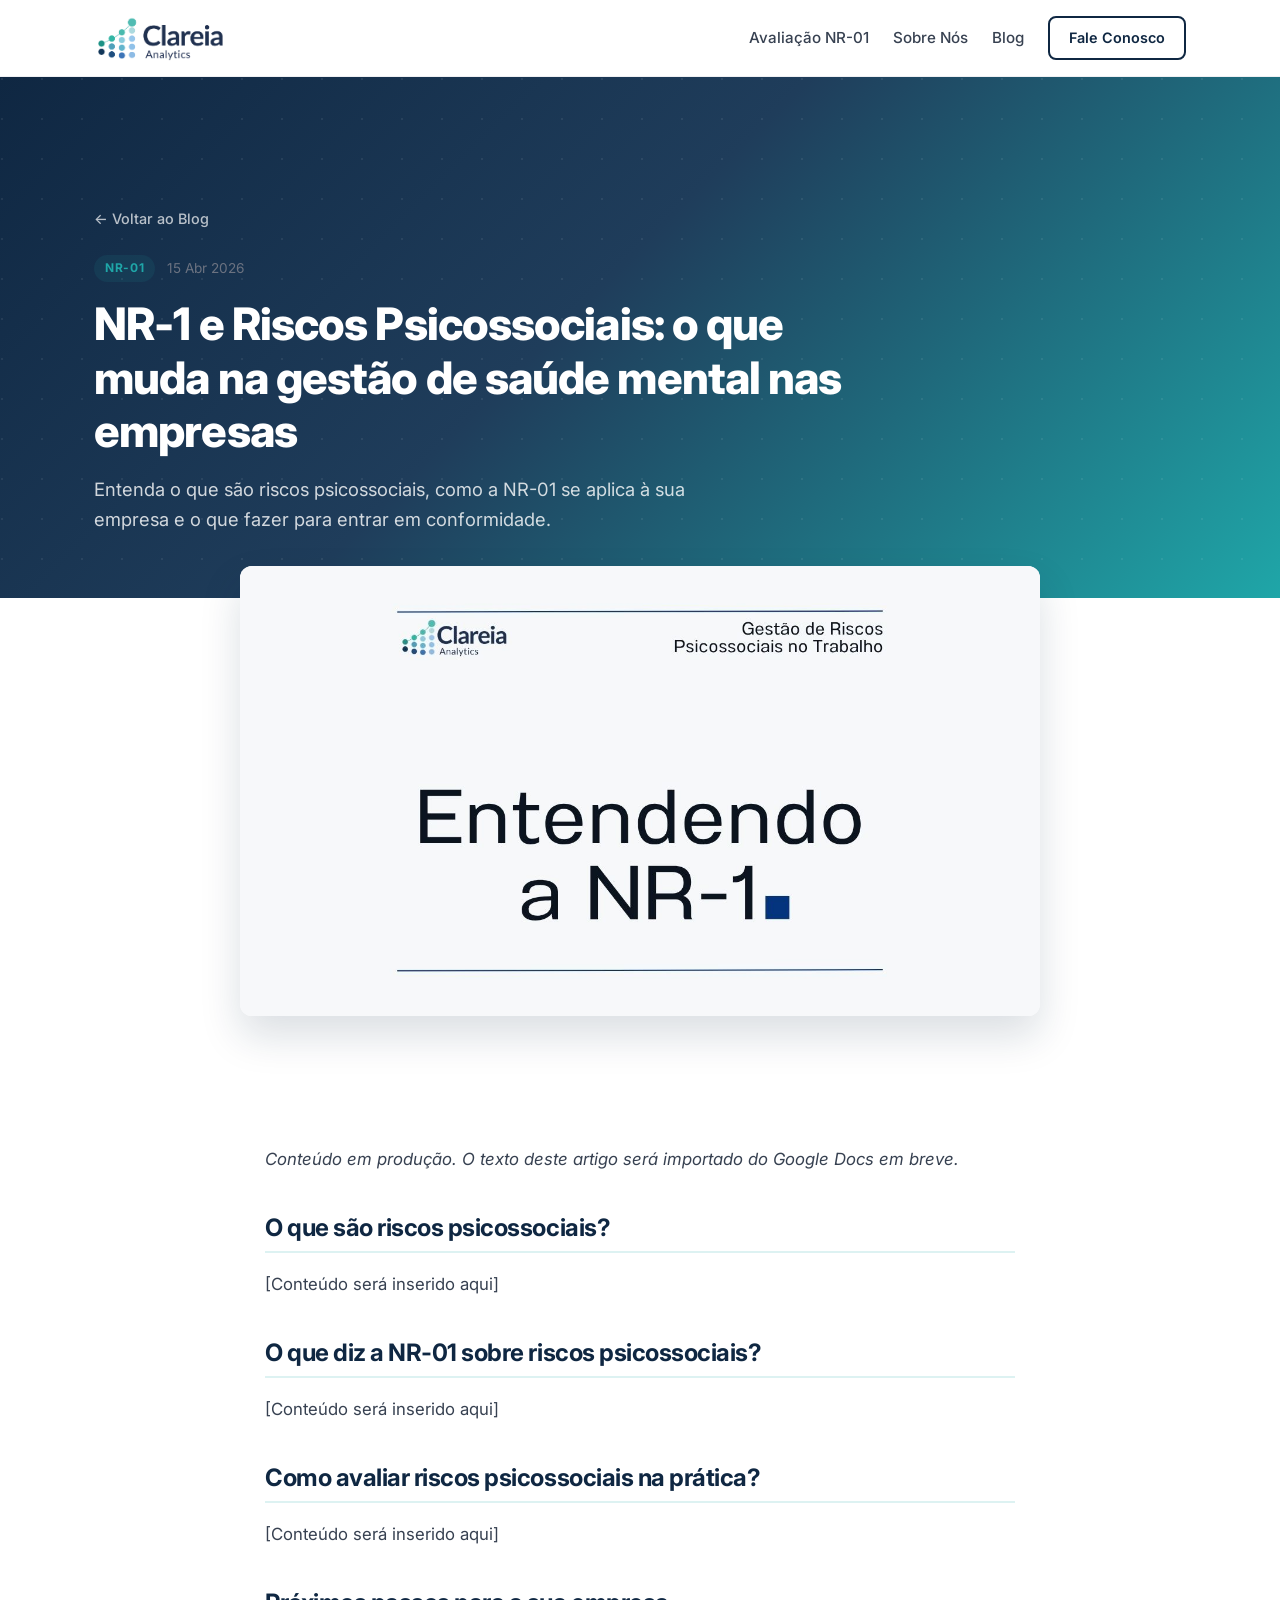
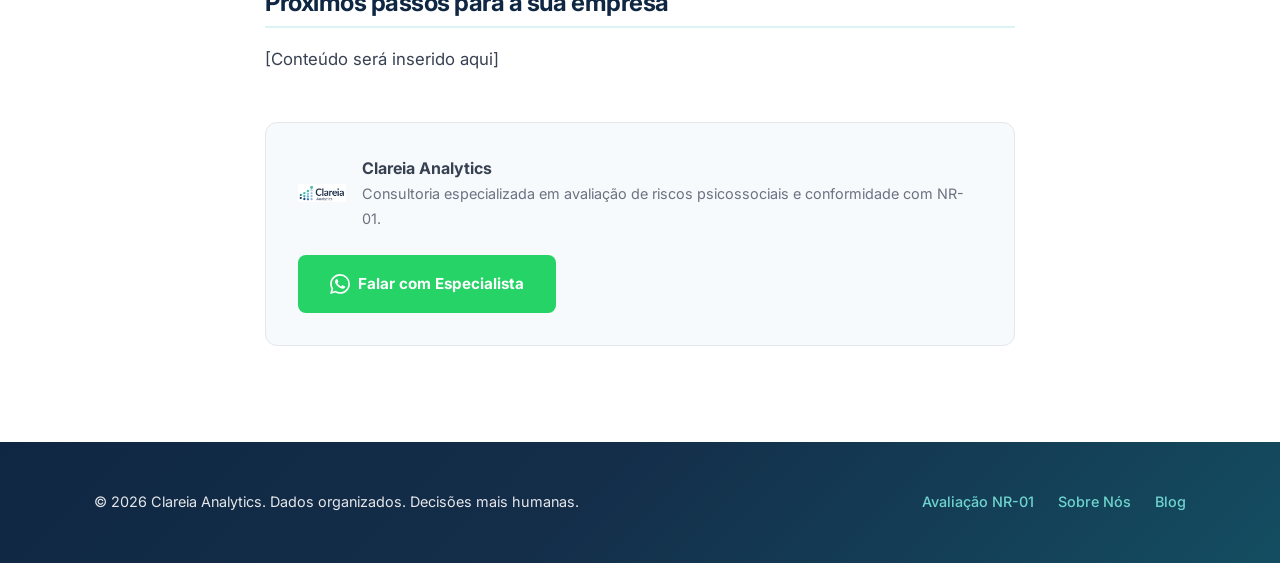
<file: blog/content_template.html>
<!DOCTYPE html>
<html lang="pt-br">

<head>
  <!-- Google tag (gtag.js) -->
  <script async src="https://www.googletagmanager.com/gtag/js?id=G-W6Y4RJE9Z2"></script>
  <script>
    window.dataLayer = window.dataLayer || [];
    function gtag() { dataLayer.push(arguments); }
    gtag('js', new Date());

    gtag('config', 'G-W6Y4RJE9Z2');
  </script>
  <meta charset="UTF-8">
  <meta name="viewport" content="width=device-width, initial-scale=1.0">
  <meta name="color-scheme" content="light only">
  <meta name="theme-color" content="#0F2742">

  <title>NR-1 e Riscos Psicossociais: o que muda na gestão de saúde mental nas empresas | Clareia Analytics</title>
  <meta name="description"
    content="Entenda o que são riscos psicossociais, como a NR-01 se aplica à sua empresa e o que fazer para entrar em conformidade. Guia completo da Clareia Analytics.">
  <meta name="keywords"
    content="riscos psicossociais, NR-01, PGR, avaliação de riscos, saúde ocupacional, guia completo">
  <meta name="author" content="Clareia Analytics">
  <meta name="robots" content="index, follow">
  <link rel="canonical" href="https://clareiaanalytics.com.br/blog/nr-1-e-riscos-psicossociais-o-que-muda/">

  <meta property="og:type" content="article">
  <meta property="og:title" content="NR-1 e Riscos Psicossociais: o que muda na gestão de saúde mental nas empresas">
  <meta property="og:description"
    content="Entenda o que são riscos psicossociais, como a NR-01 se aplica à sua empresa e como se adequar.">
  <meta property="og:url" content="https://clareiaanalytics.com.br/blog/nr-1-e-riscos-psicossociais-o-que-muda/">
  <meta property="og:site_name" content="Clareia Analytics">
  <meta property="og:image" content="https://www.clareiaanalytics.com.br/assets/images/conteudo_img_1.jpg" />
  <meta property="og:locale" content="pt_BR">
  <meta property="article:published_time" content="2026-04-15">
  <meta property="article:author" content="Clareia Analytics">

  <link rel="icon" type="image/png" href="/my-favicon/favicon-96x96.png" sizes="96x96" />
  <link rel="icon" type="image/svg+xml" href="/my-favicon/favicon.svg" />
  <link rel="shortcut icon" href="/my-favicon/favicon.ico" />
  <link rel="apple-touch-icon" sizes="180x180" href="/my-favicon/apple-touch-icon.png" />
  <link rel="manifest" href="/my-favicon/site.webmanifest" />

  <link rel="preconnect" href="https://fonts.googleapis.com">
  <link rel="preconnect" href="https://fonts.gstatic.com" crossorigin>
  <link href="https://fonts.googleapis.com/css2?family=Inter:wght@400;500;600;700;800&display=swap" rel="stylesheet">

  <link rel="stylesheet" href="../../css/style.css">

  <script type="application/ld+json">
  {
    "@context": "https://schema.org",
    "@type": "Article",
    "headline": "NR-1 e Riscos Psicossociais: o que muda na gestão de saúde mental nas empresas",
    "description": "Entenda o que são riscos psicossociais, como a NR-01 se aplica à sua empresa e o que fazer para entrar em conformidade.",
    "image": "https://www.clareiaanalytics.com.br/assets/images/conteudo_img_1.jpg",
    "datePublished": "2026-04-15",
    "author": {
      "@type": "Organization",
      "name": "Clareia Analytics",
      "url": "https://clareiaanalytics.com.br"
    },
    "publisher": {
      "@type": "Organization",
      "name": "Clareia Analytics",
      "logo": {
        "@type": "ImageObject",
        "url": "https://www.clareiaanalytics.com.br/assets/images/logo2.png"
      }
    }
  }
  </script>
</head>

<body>

  <!-- ========== HEADER ========== -->
  <header id="header">
    <div class="container nav-container">
      <a href="/" class="logo">
        <img src="../../assets/images/logo.png" alt="Clareia Analytics" class="logo-img">
      </a>
      <nav>
        <div class="nav-links">
          <a href="/">Avaliação NR-01</a>
          <a href="/sobre/">Sobre Nós</a>
          <a href="/blog/">Blog</a>
        </div>
        <a href="https://wa.me/5512920046414" target="_blank" rel="noopener" class="btn-outline-dark nav-cta"
          style="font-size: 0.9rem; padding: 0.5rem 1.2rem;">Fale Conosco</a>
        <button class="hamburger" id="hamburger-btn" aria-label="Abrir menu" aria-expanded="false">
          <span></span>
          <span></span>
          <span></span>
        </button>
      </nav>
    </div>
  </header>

  <main>
    <!-- ========== ARTICLE HEADER ========== -->
    <section class="article-hero">
      <div class="container">
        <div class="article-hero-content">
          <a href="/blog/" class="article-back">&larr; Voltar ao Blog</a>
          <div class="blog-card-meta" style="margin-bottom: 1rem;">
            <span class="blog-tag">NR-01</span>
            <time datetime="2026-04-15">15 Abr 2026</time>
          </div>
          <h1>NR-1 e Riscos Psicossociais: o que muda na gestão de saúde mental nas empresas</h1>
          <p class="article-subtitle">Entenda o que são riscos psicossociais, como a NR-01 se aplica à sua empresa e o que fazer para entrar em conformidade.</p>
        </div>
      </div>
    </section>

    <!-- ========== ARTICLE IMAGE ========== -->
    <section class="article-image">
      <div class="container">
        <div class="article-img-wrapper">
          <img src="../../assets/images/conteudo_img_1.jpg"
            alt="Riscos Psicossociais e NR-01 — Ilustração do artigo"
            onerror="this.parentElement.style.display='none';">
        </div>
      </div>
    </section>

    <!-- ========== ARTICLE CONTENT ========== -->
    <section class="section-padding bg-white">
      <div class="container">
        <article class="article-content">

          <!-- 
            ============================================================
            INSTRUÇÕES PARA INSERIR O CONTEÚDO DO GOOGLE DOCS:
            ============================================================
            
            1. No Google Docs, vá em Arquivo > Fazer download > Página da Web (.html)
            2. Abra o arquivo .html baixado em um editor de texto
            3. Copie APENAS o conteúdo dentro da tag <body>, ignorando os estilos
            4. Cole aqui, substituindo este bloco de comentário e o conteúdo placeholder abaixo
            
            Formatação suportada:
            - <h2> para títulos de seção
            - <h3> para subtítulos
            - <p> para parágrafos
            - <ul>/<ol> para listas
            - <strong> para negrito
            - <em> para itálico
            - <blockquote> para citações
            
            O CSS do blog já estiliza todos esses elementos automaticamente.
            ============================================================
          -->

          <p><em>Conteúdo em produção. O texto deste artigo será importado do Google Docs em breve.</em></p>

          <h2>O que são riscos psicossociais?</h2>
          <p>[Conteúdo será inserido aqui]</p>

          <h2>O que diz a NR-01 sobre riscos psicossociais?</h2>
          <p>[Conteúdo será inserido aqui]</p>

          <h2>Como avaliar riscos psicossociais na prática?</h2>
          <p>[Conteúdo será inserido aqui]</p>

          <h2>Próximos passos para a sua empresa</h2>
          <p>[Conteúdo será inserido aqui]</p>

        </article>

        <!-- Author / CTA inline -->
        <div class="article-author reveal">
          <div class="article-author-info">
            <img src="../../assets/images/logo.png" alt="Clareia Analytics" class="article-author-avatar">
            <div>
              <strong>Clareia Analytics</strong>
              <p style="margin:0; font-size: 0.9rem; color: var(--gray);">Consultoria especializada em avaliação de riscos psicossociais e conformidade com NR-01.</p>
            </div>
          </div>
          <a href="https://wa.me/5512920046414" target="_blank" rel="noopener" class="btn-primary"
            style="background: #25D366; color: var(--white); border: none; font-size: 0.95rem;">
            <svg width="20" height="20" fill="currentColor" viewBox="0 0 24 24">
              <path
                d="M17.472 14.382c-.297-.149-1.758-.867-2.03-.967-.273-.099-.471-.148-.67.15-.197.297-.767.966-.94 1.164-.173.199-.347.223-.644.075-.297-.15-1.255-.463-2.39-1.475-.883-.788-1.48-1.761-1.653-2.059-.173-.297-.018-.458.13-.606.134-.133.298-.347.446-.52.149-.174.198-.298.298-.497.099-.198.05-.371-.025-.52-.075-.149-.669-1.612-.916-2.207-.242-.579-.487-.5-.669-.51a12.8 12.8 0 0 0-.57-.01c-.198 0-.52.074-.792.372-.272.297-1.04 1.016-1.04 2.479 0 1.462 1.065 2.875 1.213 3.074.149.198 2.096 3.2 5.077 4.487.709.306 1.262.489 1.694.625.712.227 1.36.195 1.871.118.571-.085 1.758-.719 2.006-1.413.248-.694.248-1.289.173-1.413-.074-.124-.272-.198-.57-.347m-5.421 7.403h-.004a9.87 9.87 0 0 1-5.031-1.378l-.361-.214-3.741.982.998-3.648-.235-.374a9.86 9.86 0 0 1-1.51-5.26c.001-5.45 4.436-9.884 9.888-9.884 2.64 0 5.122 1.03 6.988 2.898a9.825 9.825 0 0 1 2.893 6.994c-.003 5.45-4.437 9.885-9.885 9.885m8.413-18.297A11.815 11.815 0 0 0 12.05 0C5.495 0 .16 5.335.157 11.892c0 2.096.547 4.142 1.588 5.945L.057 24l6.305-1.654a11.882 11.882 0 0 0 5.683 1.448h.005c6.554 0 11.89-5.335 11.893-11.893a11.821 11.821 0 0 0-3.48-8.413z" />
            </svg>
            Falar com Especialista
          </a>
        </div>
      </div>
    </section>

  </main>

  <!-- ========== FOOTER ========== -->
  <footer>
    <div class="container">
      <div class="footer-content">
        <p>&copy; 2026 Clareia Analytics. Dados organizados. Decisões mais humanas.</p>
        <div class="footer-links">
          <a href="/">Avaliação NR-01</a>
          <a href="/sobre/">Sobre Nós</a>
          <a href="/blog/">Blog</a>
        </div>
      </div>
    </div>
  </footer>

  <script src="../../js/main.js"></script>
</body>

</html>
</file>
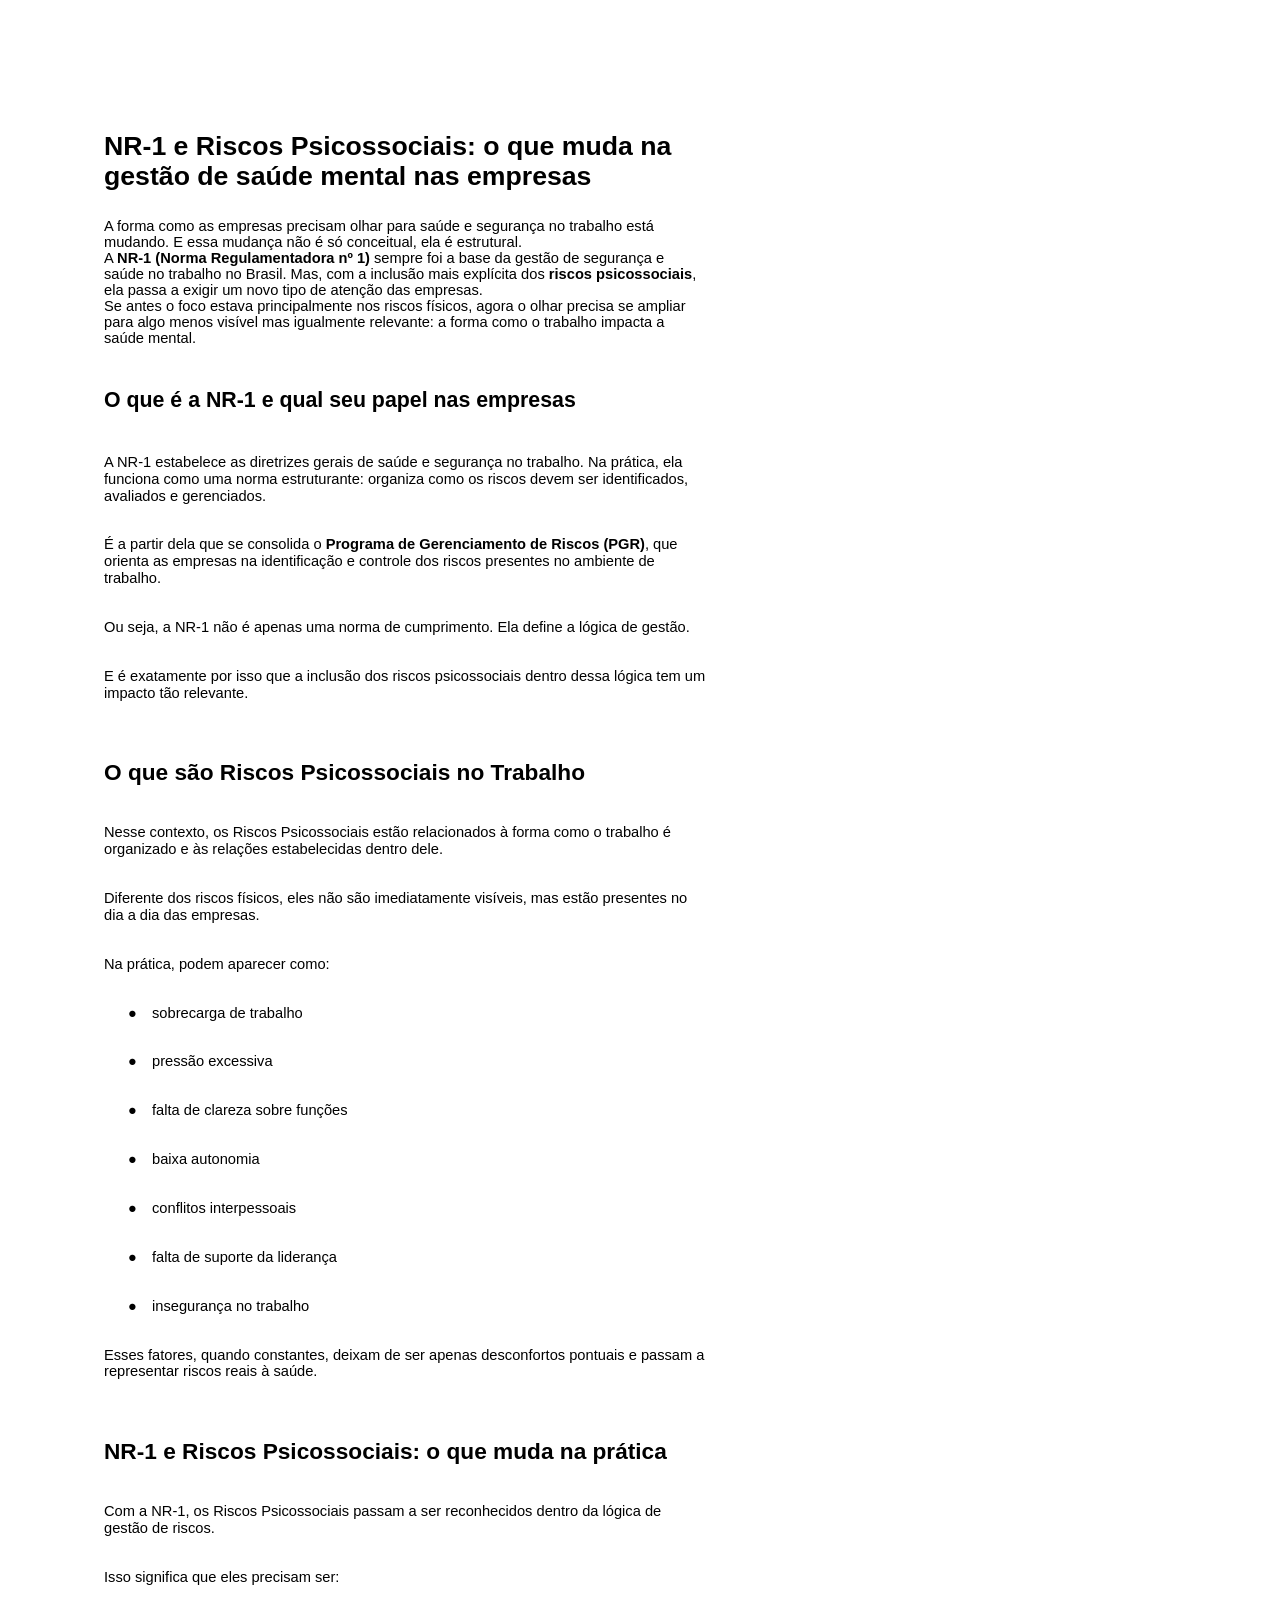
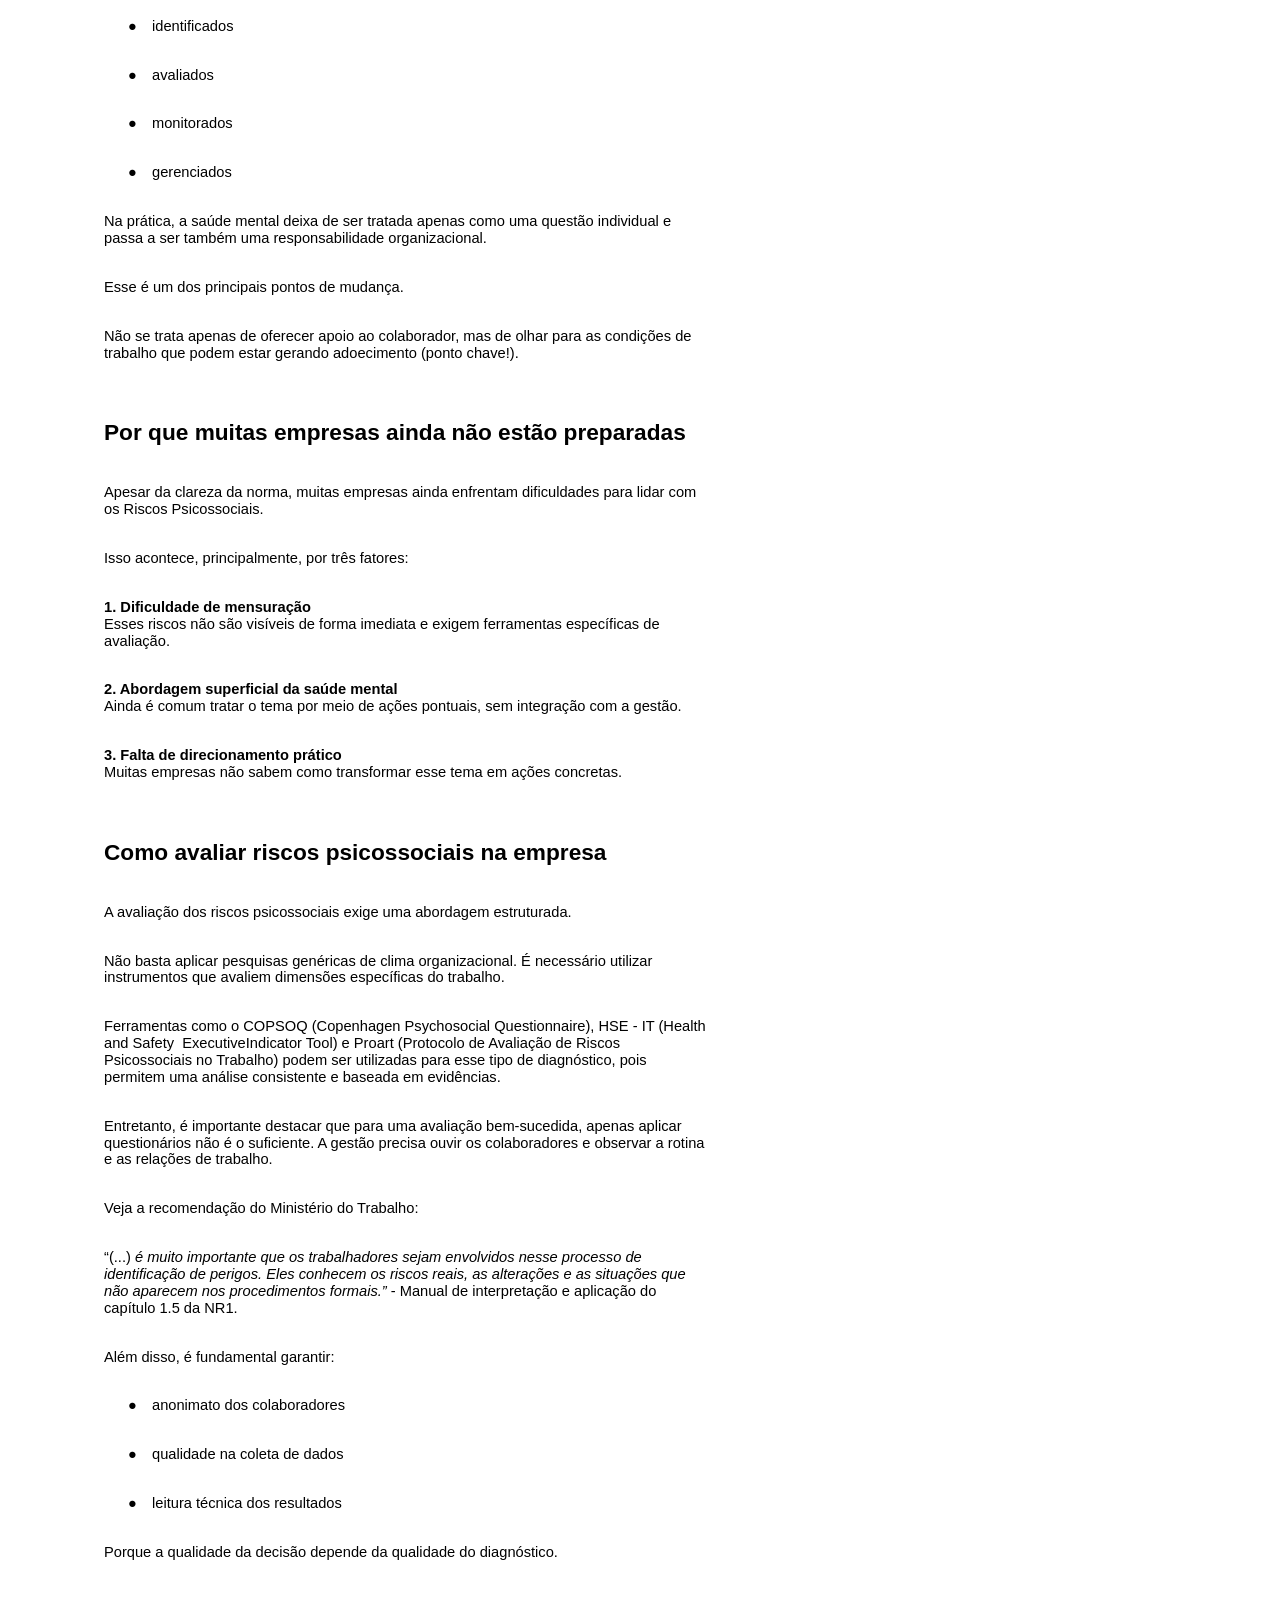
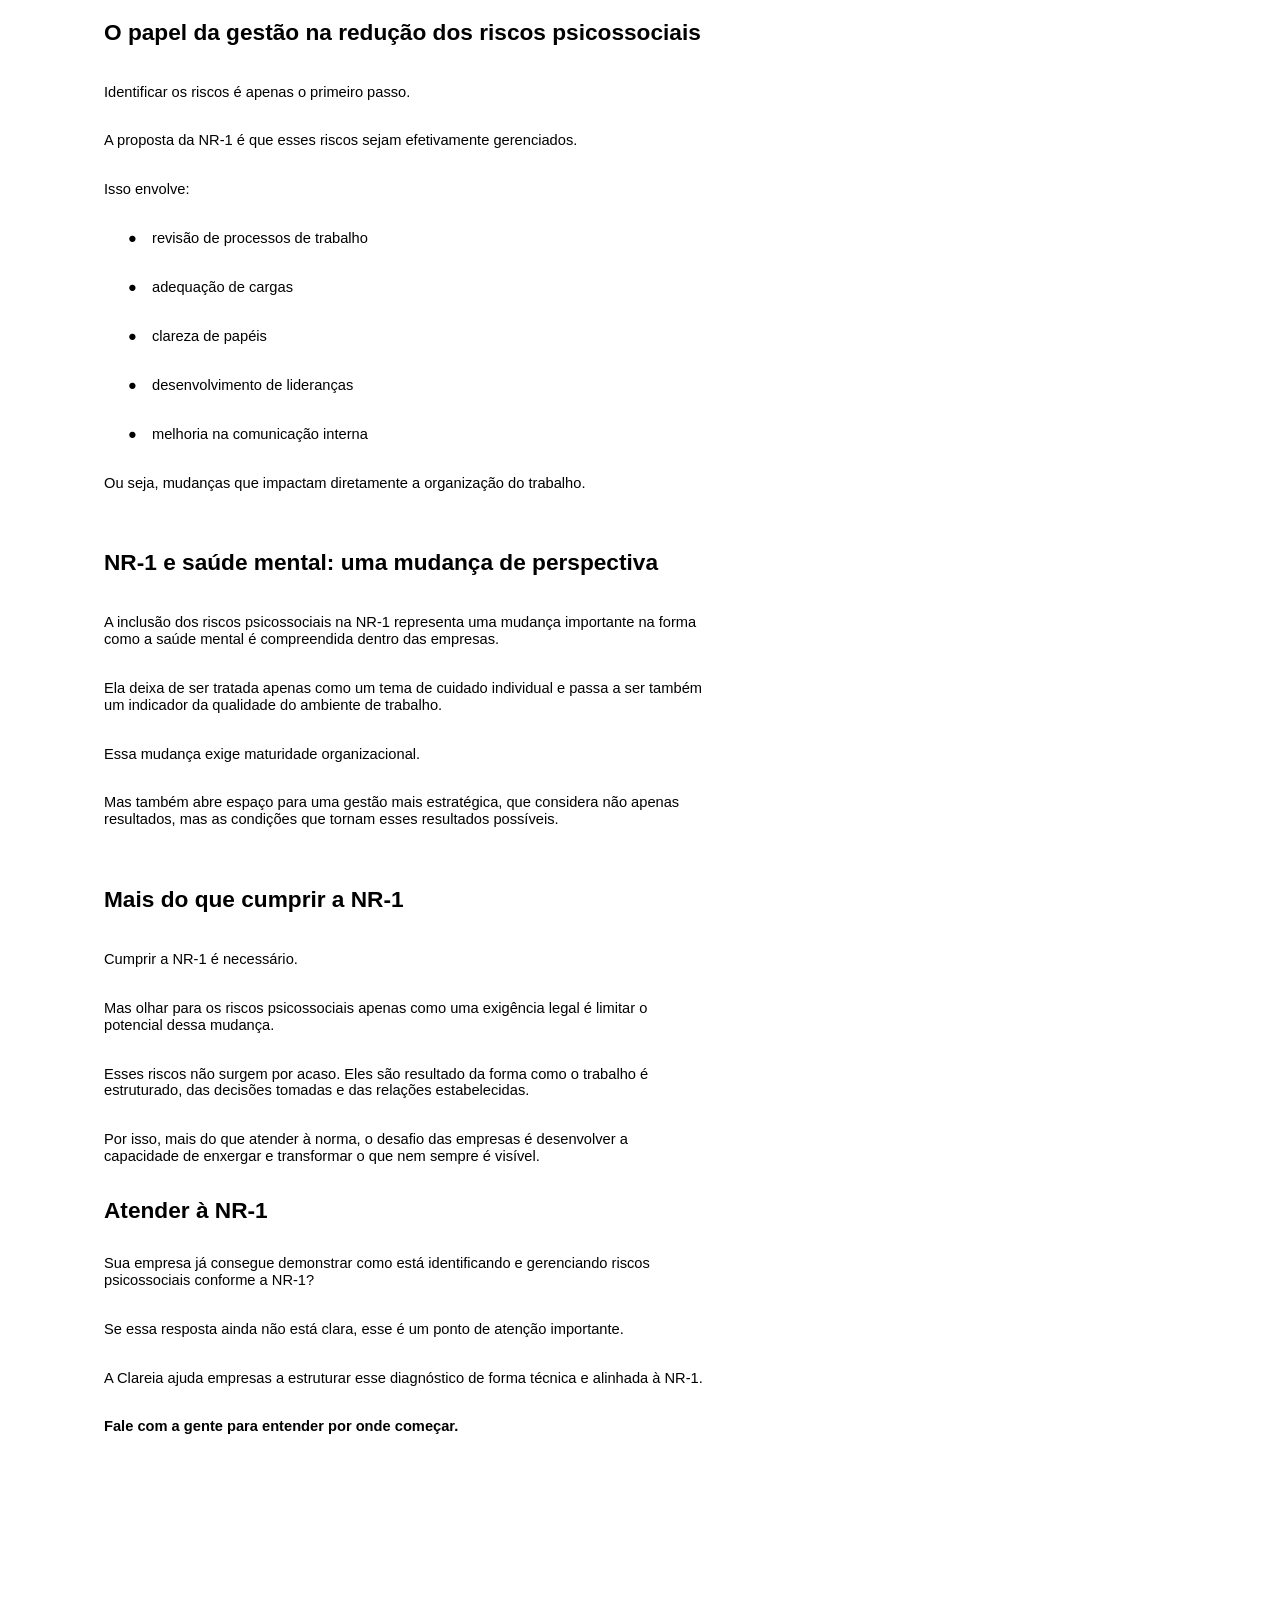
<file: blog/nr-1-e-riscos-psicossociais-o-que-muda/Texto1NR1eRiscosPsicossociaisoquemudanagestod.html>
<html>

<head>
  <meta content="text/html; charset=UTF-8" http-equiv="content-type">
  <style type="text/css">
    .lst-kix_mtqhwfe97n3j-1>li:before {
      content: "\0025cb   "
    }

    .lst-kix_mtqhwfe97n3j-2>li:before {
      content: "\0025a0   "
    }

    .lst-kix_mtqhwfe97n3j-3>li:before {
      content: "\0025cf   "
    }

    .lst-kix_mtqhwfe97n3j-4>li:before {
      content: "\0025cb   "
    }

    .lst-kix_mtqhwfe97n3j-6>li:before {
      content: "\0025cf   "
    }

    .lst-kix_mtqhwfe97n3j-7>li:before {
      content: "\0025cb   "
    }

    .lst-kix_mtqhwfe97n3j-5>li:before {
      content: "\0025a0   "
    }

    .lst-kix_mn8mw5qtzdd1-2>li:before {
      content: "\0025a0   "
    }

    .lst-kix_mn8mw5qtzdd1-3>li:before {
      content: "\0025cf   "
    }

    .lst-kix_mn8mw5qtzdd1-4>li:before {
      content: "\0025cb   "
    }

    .lst-kix_mtqhwfe97n3j-8>li:before {
      content: "\0025a0   "
    }

    .lst-kix_mn8mw5qtzdd1-5>li:before {
      content: "\0025a0   "
    }

    .lst-kix_7cdfwr2uscof-1>li:before {
      content: "\0025cb   "
    }

    .lst-kix_qka0e2ccnu0q-7>li:before {
      content: "\0025cb   "
    }

    .lst-kix_mn8mw5qtzdd1-7>li:before {
      content: "\0025cb   "
    }

    .lst-kix_mn8mw5qtzdd1-8>li:before {
      content: "\0025a0   "
    }

    .lst-kix_7cdfwr2uscof-0>li:before {
      content: "\0025cf   "
    }

    .lst-kix_7cdfwr2uscof-2>li:before {
      content: "\0025a0   "
    }

    .lst-kix_mn8mw5qtzdd1-6>li:before {
      content: "\0025cf   "
    }

    .lst-kix_qka0e2ccnu0q-6>li:before {
      content: "\0025cf   "
    }

    .lst-kix_7cdfwr2uscof-4>li:before {
      content: "\0025cb   "
    }

    ul.lst-kix_mtqhwfe97n3j-1 {
      list-style-type: none
    }

    .lst-kix_7cdfwr2uscof-3>li:before {
      content: "\0025cf   "
    }

    .lst-kix_qka0e2ccnu0q-1>li:before {
      content: "\0025cb   "
    }

    ul.lst-kix_mtqhwfe97n3j-0 {
      list-style-type: none
    }

    .lst-kix_qka0e2ccnu0q-0>li:before {
      content: "\0025cf   "
    }

    .lst-kix_qka0e2ccnu0q-8>li:before {
      content: "\0025a0   "
    }

    ul.lst-kix_mtqhwfe97n3j-5 {
      list-style-type: none
    }

    ul.lst-kix_qka0e2ccnu0q-0 {
      list-style-type: none
    }

    ul.lst-kix_mtqhwfe97n3j-4 {
      list-style-type: none
    }

    ul.lst-kix_mtqhwfe97n3j-3 {
      list-style-type: none
    }

    .lst-kix_7cdfwr2uscof-8>li:before {
      content: "\0025a0   "
    }

    ul.lst-kix_qka0e2ccnu0q-2 {
      list-style-type: none
    }

    ul.lst-kix_mtqhwfe97n3j-2 {
      list-style-type: none
    }

    ul.lst-kix_qka0e2ccnu0q-1 {
      list-style-type: none
    }

    ul.lst-kix_mtqhwfe97n3j-8 {
      list-style-type: none
    }

    ul.lst-kix_mtqhwfe97n3j-7 {
      list-style-type: none
    }

    .lst-kix_qka0e2ccnu0q-2>li:before {
      content: "\0025a0   "
    }

    ul.lst-kix_mtqhwfe97n3j-6 {
      list-style-type: none
    }

    .lst-kix_7cdfwr2uscof-5>li:before {
      content: "\0025a0   "
    }

    .lst-kix_qka0e2ccnu0q-3>li:before {
      content: "\0025cf   "
    }

    .lst-kix_7cdfwr2uscof-6>li:before {
      content: "\0025cf   "
    }

    .lst-kix_7cdfwr2uscof-7>li:before {
      content: "\0025cb   "
    }

    .lst-kix_qka0e2ccnu0q-5>li:before {
      content: "\0025a0   "
    }

    .lst-kix_mtqhwfe97n3j-0>li:before {
      content: "\0025cf   "
    }

    .lst-kix_qka0e2ccnu0q-4>li:before {
      content: "\0025cb   "
    }

    ul.lst-kix_qka0e2ccnu0q-8 {
      list-style-type: none
    }

    ul.lst-kix_qka0e2ccnu0q-7 {
      list-style-type: none
    }

    ul.lst-kix_qka0e2ccnu0q-4 {
      list-style-type: none
    }

    ul.lst-kix_qka0e2ccnu0q-3 {
      list-style-type: none
    }

    ul.lst-kix_qka0e2ccnu0q-6 {
      list-style-type: none
    }

    ul.lst-kix_qka0e2ccnu0q-5 {
      list-style-type: none
    }

    ul.lst-kix_mn8mw5qtzdd1-8 {
      list-style-type: none
    }

    ul.lst-kix_mn8mw5qtzdd1-7 {
      list-style-type: none
    }

    ul.lst-kix_mn8mw5qtzdd1-4 {
      list-style-type: none
    }

    .lst-kix_mn8mw5qtzdd1-1>li:before {
      content: "\0025cb   "
    }

    ul.lst-kix_mn8mw5qtzdd1-3 {
      list-style-type: none
    }

    li.li-bullet-0:before {
      margin-left: -18pt;
      white-space: nowrap;
      display: inline-block;
      min-width: 18pt
    }

    ul.lst-kix_mn8mw5qtzdd1-6 {
      list-style-type: none
    }

    ul.lst-kix_mn8mw5qtzdd1-5 {
      list-style-type: none
    }

    ul.lst-kix_mn8mw5qtzdd1-0 {
      list-style-type: none
    }

    ul.lst-kix_7cdfwr2uscof-8 {
      list-style-type: none
    }

    .lst-kix_mn8mw5qtzdd1-0>li:before {
      content: "\0025cf   "
    }

    ul.lst-kix_7cdfwr2uscof-7 {
      list-style-type: none
    }

    ul.lst-kix_mn8mw5qtzdd1-2 {
      list-style-type: none
    }

    ul.lst-kix_7cdfwr2uscof-6 {
      list-style-type: none
    }

    ul.lst-kix_mn8mw5qtzdd1-1 {
      list-style-type: none
    }

    ul.lst-kix_7cdfwr2uscof-1 {
      list-style-type: none
    }

    ul.lst-kix_7cdfwr2uscof-0 {
      list-style-type: none
    }

    ul.lst-kix_7cdfwr2uscof-5 {
      list-style-type: none
    }

    ul.lst-kix_7cdfwr2uscof-4 {
      list-style-type: none
    }

    ul.lst-kix_7cdfwr2uscof-3 {
      list-style-type: none
    }

    ul.lst-kix_7cdfwr2uscof-2 {
      list-style-type: none
    }

    ol {
      margin: 0;
      padding: 0
    }

    table td,
    table th {
      padding: 0
    }

    .c2 {
      color: #000000;
      font-weight: 400;
      text-decoration: none;
      vertical-align: baseline;
      font-size: 11pt;
      font-family: "Arial";
      font-style: normal
    }

    .c6 {
      color: #000000;
      text-decoration: none;
      vertical-align: baseline;
      font-size: 17pt;
      font-family: "Arial";
      font-style: normal
    }

    .c11 {
      color: #000000;
      text-decoration: none;
      vertical-align: baseline;
      font-size: 11pt;
      font-family: "Arial";
      font-style: normal
    }

    .c0 {
      padding-top: 12pt;
      padding-bottom: 12pt;
      line-height: 1.15;
      orphans: 2;
      widows: 2;
      text-align: left
    }

    .c10 {
      padding-top: 0pt;
      padding-bottom: 0pt;
      line-height: 1.15;
      orphans: 2;
      widows: 2;
      text-align: left
    }

    .c14 {
      padding-top: 24pt;
      padding-bottom: 6pt;
      line-height: 1.15;
      orphans: 2;
      widows: 2;
      text-align: left
    }

    .c8 {
      color: #000000;
      text-decoration: none;
      vertical-align: baseline;
      font-size: 23pt;
      font-family: "Arial";
      font-style: normal
    }

    .c7 {
      padding-top: 18pt;
      padding-bottom: 4pt;
      line-height: 1.15;
      orphans: 2;
      widows: 2;
      text-align: left
    }

    .c13 {
      background-color: #ffffff;
      max-width: 451.4pt;
      padding: 72pt 72pt 72pt 72pt
    }

    .c4 {
      padding: 0;
      margin: 0
    }

    .c3 {
      margin-left: 36pt;
      padding-left: 0pt
    }

    .c12 {
      font-size: 17pt
    }

    .c9 {
      height: 11pt
    }

    .c1 {
      font-weight: 700
    }

    .c5 {
      font-style: italic
    }

    .title {
      padding-top: 0pt;
      color: #000000;
      font-size: 26pt;
      padding-bottom: 3pt;
      font-family: "Arial";
      line-height: 1.15;
      page-break-after: avoid;
      orphans: 2;
      widows: 2;
      text-align: left
    }

    .subtitle {
      padding-top: 0pt;
      color: #666666;
      font-size: 15pt;
      padding-bottom: 16pt;
      font-family: "Arial";
      line-height: 1.15;
      page-break-after: avoid;
      orphans: 2;
      widows: 2;
      text-align: left
    }

    li {
      color: #000000;
      font-size: 11pt;
      font-family: "Arial"
    }

    p {
      margin: 0;
      color: #000000;
      font-size: 11pt;
      font-family: "Arial"
    }

    h1 {
      padding-top: 20pt;
      color: #000000;
      font-size: 20pt;
      padding-bottom: 6pt;
      font-family: "Arial";
      line-height: 1.15;
      page-break-after: avoid;
      orphans: 2;
      widows: 2;
      text-align: left
    }

    h2 {
      padding-top: 18pt;
      color: #000000;
      font-size: 16pt;
      padding-bottom: 6pt;
      font-family: "Arial";
      line-height: 1.15;
      page-break-after: avoid;
      orphans: 2;
      widows: 2;
      text-align: left
    }

    h3 {
      padding-top: 16pt;
      color: #434343;
      font-size: 14pt;
      padding-bottom: 4pt;
      font-family: "Arial";
      line-height: 1.15;
      page-break-after: avoid;
      orphans: 2;
      widows: 2;
      text-align: left
    }

    h4 {
      padding-top: 14pt;
      color: #666666;
      font-size: 12pt;
      padding-bottom: 4pt;
      font-family: "Arial";
      line-height: 1.15;
      page-break-after: avoid;
      orphans: 2;
      widows: 2;
      text-align: left
    }

    h5 {
      padding-top: 12pt;
      color: #666666;
      font-size: 11pt;
      padding-bottom: 4pt;
      font-family: "Arial";
      line-height: 1.15;
      page-break-after: avoid;
      orphans: 2;
      widows: 2;
      text-align: left
    }

    h6 {
      padding-top: 12pt;
      color: #666666;
      font-size: 11pt;
      padding-bottom: 4pt;
      font-family: "Arial";
      line-height: 1.15;
      page-break-after: avoid;
      font-style: italic;
      orphans: 2;
      widows: 2;
      text-align: left
    }
  </style>
</head>

<body class="c13 doc-content">
  <h1><span>NR-1 e Riscos Psicossociais: o que muda na gest&atilde;o de
      sa&uacute;de mental nas empresas</span></h1>
  <p><span>A forma como as empresas precisam olhar para sa&uacute;de e seguran&ccedil;a no
      trabalho est&aacute; mudando. E essa mudan&ccedil;a n&atilde;o &eacute; s&oacute; conceitual, ela &eacute;
      estrutural.</span></p>
  <p><span>A </span><span class="c1">NR-1 (Norma Regulamentadora n&ordm; 1)</span><span>&nbsp;sempre foi a
      base da gest&atilde;o de seguran&ccedil;a e sa&uacute;de no trabalho no Brasil. Mas, com a inclus&atilde;o mais
      expl&iacute;cita dos </span><span class="c1">riscos psicossociais</span><span class="c2">, ela passa a exigir um
      novo tipo de aten&ccedil;&atilde;o das empresas.</span></p>
  <p><span>Se antes o foco estava principalmente nos riscos f&iacute;sicos, agora o olhar precisa
      se ampliar para algo menos vis&iacute;vel mas igualmente relevante: a forma como o trabalho impacta a sa&uacute;de
      mental.</span></p>
  <h2><span>O que &eacute; a NR-1 e qual seu papel nas empresas</span></h2>
  <p class="c0"><span class="c2">A NR-1 estabelece as diretrizes gerais de sa&uacute;de e seguran&ccedil;a no trabalho.
      Na pr&aacute;tica, ela funciona como uma norma estruturante: organiza como os riscos devem ser identificados,
      avaliados e gerenciados.</span></p>
  <p class="c0"><span>&Eacute; a partir dela que se consolida o </span><span class="c1">Programa de Gerenciamento de
      Riscos (PGR)</span><span class="c2">, que orienta as empresas na identifica&ccedil;&atilde;o e controle dos riscos
      presentes no ambiente de trabalho.</span></p>
  <p class="c0"><span class="c2">Ou seja, a NR-1 n&atilde;o &eacute; apenas uma norma de cumprimento. Ela define a
      l&oacute;gica de gest&atilde;o.</span></p>
  <p class="c0"><span class="c2">E &eacute; exatamente por isso que a inclus&atilde;o dos riscos psicossociais dentro
      dessa l&oacute;gica tem um impacto t&atilde;o relevante.</span></p>
  <h2 class="c7" id="h.arhh7yxfksj2"><span class="c6 c1">O que s&atilde;o Riscos Psicossociais no Trabalho</span></h2>
  <p class="c0"><span>Nesse contexto, os</span><span class="c2">&nbsp;Riscos Psicossociais est&atilde;o relacionados
      &agrave; forma como o trabalho &eacute; organizado e &agrave;s rela&ccedil;&otilde;es estabelecidas dentro
      dele.</span></p>
  <p class="c0"><span class="c2">Diferente dos riscos f&iacute;sicos, eles n&atilde;o s&atilde;o imediatamente
      vis&iacute;veis, mas est&atilde;o presentes no dia a dia das empresas.</span></p>
  <p class="c0"><span class="c2">Na pr&aacute;tica, podem aparecer como:</span></p>
  <ul class="c4 lst-kix_qka0e2ccnu0q-0 start">
    <li class="c0 c3 li-bullet-0"><span class="c2">sobrecarga de trabalho</span></li>
    <li class="c0 c3 li-bullet-0"><span class="c2">press&atilde;o excessiva</span></li>
    <li class="c0 c3 li-bullet-0"><span class="c2">falta de clareza sobre fun&ccedil;&otilde;es</span></li>
    <li class="c0 c3 li-bullet-0"><span class="c2">baixa autonomia</span></li>
    <li class="c0 c3 li-bullet-0"><span class="c2">conflitos interpessoais</span></li>
    <li class="c0 c3 li-bullet-0"><span class="c2">falta de suporte da lideran&ccedil;a</span></li>
    <li class="c0 c3 li-bullet-0"><span class="c2">inseguran&ccedil;a no trabalho</span></li>
  </ul>
  <p class="c0"><span class="c2">Esses fatores, quando constantes, deixam de ser apenas desconfortos pontuais e passam a
      representar riscos reais &agrave; sa&uacute;de.</span></p>
  <h2 class="c7" id="h.h30ja4xr9pof"><span class="c1 c6">NR-1 e Riscos Psicossociais: o que muda na
      pr&aacute;tica</span></h2>
  <p class="c0"><span class="c2">Com a NR-1, os Riscos Psicossociais passam a ser reconhecidos dentro da l&oacute;gica
      de gest&atilde;o de riscos.</span></p>
  <p class="c0"><span class="c2">Isso significa que eles precisam ser:</span></p>
  <ul class="c4 lst-kix_7cdfwr2uscof-0 start">
    <li class="c0 c3 li-bullet-0"><span class="c2">identificados</span></li>
    <li class="c0 c3 li-bullet-0"><span class="c2">avaliados</span></li>
    <li class="c0 c3 li-bullet-0"><span class="c2">monitorados</span></li>
    <li class="c0 c3 li-bullet-0"><span class="c2">gerenciados</span></li>
  </ul>
  <p class="c0"><span class="c2">Na pr&aacute;tica, a sa&uacute;de mental deixa de ser tratada apenas como uma
      quest&atilde;o individual e passa a ser tamb&eacute;m uma responsabilidade organizacional.</span></p>
  <p class="c0"><span class="c2">Esse &eacute; um dos principais pontos de mudan&ccedil;a.</span></p>
  <p class="c0"><span class="c2">N&atilde;o se trata apenas de oferecer apoio ao colaborador, mas de olhar para as
      condi&ccedil;&otilde;es de trabalho que podem estar gerando adoecimento (ponto chave!).</span></p>
  <h2 class="c7" id="h.mbe777y59im3"><span class="c6 c1">Por que muitas empresas ainda n&atilde;o est&atilde;o
      preparadas</span></h2>
  <p class="c0"><span class="c2">Apesar da clareza da norma, muitas empresas ainda enfrentam dificuldades para lidar com
      os Riscos Psicossociais.</span></p>
  <p class="c0"><span class="c2">Isso acontece, principalmente, por tr&ecirc;s fatores:</span></p>
  <p class="c0"><span class="c1">1. Dificuldade de mensura&ccedil;&atilde;o<br></span><span>Esses riscos</span><span
      class="c2">&nbsp;n&atilde;o s&atilde;o vis&iacute;veis de forma imediata e exigem ferramentas espec&iacute;ficas
      de avalia&ccedil;&atilde;o.</span></p>
  <p class="c0"><span class="c1">2. Abordagem superficial da sa&uacute;de mental<br></span><span class="c2">Ainda
      &eacute; comum tratar o tema por meio de a&ccedil;&otilde;es pontuais, sem integra&ccedil;&atilde;o com a
      gest&atilde;o.</span></p>
  <p class="c0"><span class="c1">3. Falta de direcionamento pr&aacute;tico<br></span><span class="c2">Muitas empresas
      n&atilde;o sabem como transformar esse tema em a&ccedil;&otilde;es concretas.</span></p>
  <h2 class="c7" id="h.gayz899gkahb"><span class="c6 c1">Como avaliar riscos psicossociais na empresa</span></h2>
  <p class="c0"><span class="c2">A avalia&ccedil;&atilde;o dos riscos psicossociais exige uma abordagem
      estruturada.</span></p>
  <p class="c0"><span class="c2">N&atilde;o basta aplicar pesquisas gen&eacute;ricas de clima organizacional. &Eacute;
      necess&aacute;rio utilizar instrumentos que avaliem dimens&otilde;es espec&iacute;ficas do trabalho.</span></p>
  <p class="c0"><span class="c2">Ferramentas como o COPSOQ (Copenhagen Psychosocial Questionnaire), HSE - IT (Health and
      Safety &nbsp;ExecutiveIndicator Tool) e Proart (Protocolo de Avalia&ccedil;&atilde;o de Riscos Psicossociais no
      Trabalho) podem ser utilizadas para esse tipo de diagn&oacute;stico, pois permitem uma an&aacute;lise consistente
      e baseada em evid&ecirc;ncias. </span></p>
  <p class="c0"><span class="c2">Entretanto, &eacute; importante destacar que para uma avalia&ccedil;&atilde;o
      bem-sucedida, apenas aplicar question&aacute;rios n&atilde;o &eacute; o suficiente. A gest&atilde;o precisa ouvir
      os colaboradores e observar a rotina e as rela&ccedil;&otilde;es de trabalho.</span></p>
  <p class="c0"><span class="c2">Veja a recomenda&ccedil;&atilde;o do Minist&eacute;rio do Trabalho: </span></p>
  <p class="c0"><span>&ldquo;(...) </span><span class="c5">&eacute; muito importante que os trabalhadores sejam
      envolvidos nesse processo de identifica&ccedil;&atilde;o de perigos. Eles conhecem os riscos reais, as
      altera&ccedil;&otilde;es e as situa&ccedil;&otilde;es que n&atilde;o aparecem nos procedimentos formais.&rdquo;
    </span><span class="c2">- Manual de interpreta&ccedil;&atilde;o e aplica&ccedil;&atilde;o do cap&iacute;tulo 1.5 da
      NR1.</span></p>
  <p class="c0"><span class="c2">Al&eacute;m disso, &eacute; fundamental garantir:</span></p>
  <ul class="c4 lst-kix_mn8mw5qtzdd1-0 start">
    <li class="c0 c3 li-bullet-0"><span class="c2">anonimato dos colaboradores</span></li>
    <li class="c0 c3 li-bullet-0"><span class="c2">qualidade na coleta de dados</span></li>
    <li class="c0 c3 li-bullet-0"><span class="c2">leitura t&eacute;cnica dos resultados</span></li>
  </ul>
  <p class="c0"><span class="c2">Porque a qualidade da decis&atilde;o depende da qualidade do diagn&oacute;stico.</span>
  </p>
  <h2 class="c7" id="h.ga37oydwh4a8"><span class="c6 c1">O papel da gest&atilde;o na redu&ccedil;&atilde;o dos riscos
      psicossociais</span></h2>
  <p class="c0"><span class="c2">Identificar os riscos &eacute; apenas o primeiro passo.</span></p>
  <p class="c0"><span class="c2">A proposta da NR-1 &eacute; que esses riscos sejam efetivamente gerenciados.</span></p>
  <p class="c0"><span class="c2">Isso envolve:</span></p>
  <ul class="c4 lst-kix_mtqhwfe97n3j-0 start">
    <li class="c0 c3 li-bullet-0"><span class="c2">revis&atilde;o de processos de trabalho</span></li>
    <li class="c0 c3 li-bullet-0"><span class="c2">adequa&ccedil;&atilde;o de cargas</span></li>
    <li class="c0 c3 li-bullet-0"><span class="c2">clareza de pap&eacute;is</span></li>
    <li class="c0 c3 li-bullet-0"><span class="c2">desenvolvimento de lideran&ccedil;as</span></li>
    <li class="c0 c3 li-bullet-0"><span class="c2">melhoria na comunica&ccedil;&atilde;o interna</span></li>
  </ul>
  <p class="c0"><span class="c2">Ou seja, mudan&ccedil;as que impactam diretamente a organiza&ccedil;&atilde;o do
      trabalho.</span></p>
  <h2 class="c7" id="h.y9uvehol66cy"><span class="c6 c1">NR-1 e sa&uacute;de mental: uma mudan&ccedil;a de
      perspectiva</span></h2>
  <p class="c0"><span class="c2">A inclus&atilde;o dos riscos psicossociais na NR-1 representa uma mudan&ccedil;a
      importante na forma como a sa&uacute;de mental &eacute; compreendida dentro das empresas.</span></p>
  <p class="c0"><span class="c2">Ela deixa de ser tratada apenas como um tema de cuidado individual e passa a ser
      tamb&eacute;m um indicador da qualidade do ambiente de trabalho.</span></p>
  <p class="c0"><span class="c2">Essa mudan&ccedil;a exige maturidade organizacional.</span></p>
  <p class="c0"><span class="c2">Mas tamb&eacute;m abre espa&ccedil;o para uma gest&atilde;o mais estrat&eacute;gica,
      que considera n&atilde;o apenas resultados, mas as condi&ccedil;&otilde;es que tornam esses resultados
      poss&iacute;veis.</span></p>
  <h2 class="c7" id="h.3tu5dwjspi7x"><span class="c6 c1">Mais do que cumprir a NR-1</span></h2>
  <p class="c0"><span class="c2">Cumprir a NR-1 &eacute; necess&aacute;rio.</span></p>
  <p class="c0"><span class="c2">Mas olhar para os riscos psicossociais apenas como uma exig&ecirc;ncia legal &eacute;
      limitar o potencial dessa mudan&ccedil;a.</span></p>
  <p class="c0"><span class="c2">Esses riscos n&atilde;o surgem por acaso. Eles s&atilde;o resultado da forma como o
      trabalho &eacute; estruturado, das decis&otilde;es tomadas e das rela&ccedil;&otilde;es estabelecidas.</span></p>
  <p class="c0"><span class="c2">Por isso, mais do que atender &agrave; norma, o desafio das empresas &eacute;
      desenvolver a capacidade de enxergar e transformar o que nem sempre &eacute; vis&iacute;vel.</span></p>
  <p class="c0"><span class="c1 c12">Atender &agrave; NR-1</span></p>
  <p class="c0"><span class="c2">Sua empresa j&aacute; consegue demonstrar como est&aacute; identificando e gerenciando
      riscos psicossociais conforme a NR-1?</span></p>
  <p class="c0"><span class="c2">Se essa resposta ainda n&atilde;o est&aacute; clara, esse &eacute; um ponto de
      aten&ccedil;&atilde;o importante.</span></p>
  <p class="c0"><span class="c2">A Clareia ajuda empresas a estruturar esse diagn&oacute;stico de forma t&eacute;cnica e
      alinhada &agrave; NR-1.</span></p>
  <p class="c0"><span class="c1 c11">Fale com a gente para entender por onde come&ccedil;ar. </span></p>
  <p class="c0 c9"><span class="c2"></span></p>
  <p class="c9 c10"><span class="c2"></span></p>
</body>

</html>
</file>
<file: css/style.css>
/* ============================================================
   Clareia Analytics — Design System
   Brandbook-compliant CSS
   ============================================================ */

:root {
  /* Paleta Principal */
  --navy: #0F2742;
  --navy-dark: #091B30;
  --blue-petroleo: #1F3D5B;
  --teal: #1FA6A8;
  --teal-dark: #178385;

  /* Paleta de Apoio (Gradientes) */
  --teal-light: #6ED3CF;
  --blue-medium: #3B82C4;
  --blue-light: #9FD6FF;

  /* Neutros */
  --gray-tech: #374151;
  --gray: #6B7280;
  --gray-light: #E5E7EB;
  --off-white: #F7FAFC;
  --white: #FFFFFF;

  /* Gradientes */
  --gradient-hero: linear-gradient(135deg, #0F2742 0%, #1F3D5B 45%, #1FA6A8 100%);
  --gradient-teal: linear-gradient(135deg, #1FA6A8 0%, #6ED3CF 100%);
  --gradient-cta: linear-gradient(135deg, #0F2742 0%, #1F3D5B 60%, #1FA6A8 100%);
  --gradient-card: linear-gradient(135deg, rgba(31, 166, 168, 0.08) 0%, rgba(110, 211, 207, 0.04) 100%);
  --gradient-accent: linear-gradient(90deg, #1FA6A8, #3B82C4, #9FD6FF);

  /* Shadows */
  --shadow-sm: 0 2px 8px rgba(15, 39, 66, 0.06);
  --shadow-md: 0 8px 24px rgba(15, 39, 66, 0.10);
  --shadow-lg: 0 20px 40px rgba(15, 39, 66, 0.15);
  --shadow-glow: 0 0 30px rgba(31, 166, 168, 0.25);

  /* Transitions */
  --ease-out: cubic-bezier(0.16, 1, 0.3, 1);
}

/* ============ Reset + Base ============ */
*,
*::before,
*::after {
  margin: 0;
  padding: 0;
  box-sizing: border-box;
}

html {
  scroll-behavior: smooth;
  font-size: 16px;
}

body {
  font-family: 'Inter', 'Source Sans 3', system-ui, -apple-system, sans-serif;
  color: var(--gray-tech);
  background-color: var(--white);
  line-height: 1.7;
  -webkit-font-smoothing: antialiased;
  -moz-osx-font-smoothing: grayscale;
  overflow-x: hidden;
}

/* ============ Typography ============ */
h1,
h2,
h3,
h4 {
  font-family: 'Inter', system-ui, sans-serif;
  color: var(--navy);
  line-height: 1.2;
  font-weight: 700;
  letter-spacing: -0.02em;
}

h1 {
  font-size: clamp(2.2rem, 5vw, 3.2rem);
  margin-bottom: 1.25rem;
  font-weight: 800;
}

h2 {
  font-size: clamp(1.6rem, 3.5vw, 2.2rem);
  margin-bottom: 1rem;
}

h3 {
  font-size: 1.25rem;
  margin-bottom: 0.75rem;
  color: var(--navy);
  font-weight: 700;
}

p {
  margin-bottom: 1rem;
  color: var(--gray-tech);
  font-size: 1.05rem;
}

a {
  color: var(--teal);
  text-decoration: none;
  font-weight: 600;
  transition: color 0.2s ease;
}

a:hover {
  color: var(--teal-dark);
}

ul {
  margin-left: 1.5rem;
  margin-bottom: 1.5rem;
}

li {
  margin-bottom: 0.5rem;
}

/* ============ Layout ============ */
.container {
  max-width: 1140px;
  margin: 0 auto;
  padding: 0 1.5rem;
  position: relative;
  z-index: 2;
}

.section-padding {
  padding: 6rem 0;
}

.text-center {
  text-align: center;
}

.bg-white {
  background-color: var(--white);
}

.bg-light {
  background-color: var(--off-white);
}

.bg-navy {
  background-color: var(--navy);
  color: var(--white);
}

/* ============ Grid System ============ */
.grid-2 {
  display: grid;
  grid-template-columns: 1fr;
  gap: 2rem;
}

.grid-3 {
  display: grid;
  grid-template-columns: 1fr;
  gap: 2rem;
}

.grid-4 {
  display: grid;
  grid-template-columns: 1fr;
  gap: 1.5rem;
}

@media (min-width: 768px) {
  .grid-2 {
    grid-template-columns: 1fr 1fr;
  }

  .grid-3 {
    grid-template-columns: repeat(3, 1fr);
  }

  .grid-4 {
    grid-template-columns: repeat(2, 1fr);
  }
}

@media (min-width: 1024px) {
  .grid-4 {
    grid-template-columns: repeat(4, 1fr);
  }
}

/* ============ Buttons ============ */
.btn-primary {
  display: inline-flex;
  align-items: center;
  gap: 0.5rem;
  background: var(--gradient-teal);
  color: var(--white);
  padding: 1rem 2rem;
  border-radius: 8px;
  text-decoration: none;
  font-weight: 700;
  font-size: 1.05rem;
  border: none;
  cursor: pointer;
  transition: transform 0.3s var(--ease-out), box-shadow 0.3s var(--ease-out);
  position: relative;
  overflow: hidden;
}

.btn-primary::after {
  content: '';
  position: absolute;
  inset: 0;
  background: linear-gradient(90deg, transparent, rgba(255, 255, 255, 0.2), transparent);
  transform: translateX(-100%);
  transition: transform 0.5s ease;
}

.btn-primary:hover {
  transform: translateY(-2px);
  box-shadow: var(--shadow-glow);
  text-decoration: none;
  color: var(--white);
}

.btn-primary:hover::after {
  transform: translateX(100%);
}

.btn-outline {
  display: inline-flex;
  align-items: center;
  gap: 0.5rem;
  background-color: transparent;
  border: 2px solid rgba(255, 255, 255, 0.4);
  color: var(--white);
  padding: 0.9rem 1.8rem;
  border-radius: 8px;
  text-decoration: none;
  font-weight: 600;
  font-size: 1.05rem;
  transition: all 0.3s var(--ease-out);
  cursor: pointer;
}

.btn-outline:hover {
  background-color: rgba(255, 255, 255, 0.1);
  border-color: rgba(255, 255, 255, 0.7);
  text-decoration: none;
  color: var(--white);
}

.btn-outline-dark {
  display: inline-flex;
  align-items: center;
  gap: 0.5rem;
  background-color: transparent;
  border: 2px solid var(--navy);
  color: var(--navy);
  padding: 0.8rem 1.6rem;
  border-radius: 8px;
  text-decoration: none;
  font-weight: 600;
  font-size: 0.95rem;
  transition: all 0.3s var(--ease-out);
}

.btn-outline-dark:hover {
  background-color: var(--navy);
  color: var(--white);
  text-decoration: none;
}

/* ============ Header / Nav ============ */
header {
  background-color: rgba(255, 255, 255, 0.95);
  backdrop-filter: blur(12px);
  -webkit-backdrop-filter: blur(12px);
  padding: 0.8rem 0;
  border-bottom: 1px solid rgba(229, 231, 235, 0.6);
  position: sticky;
  top: 0;
  z-index: 100;
  transition: box-shadow 0.3s ease, background-color 0.3s ease;
}

header.scrolled {
  box-shadow: var(--shadow-sm);
  background-color: rgba(255, 255, 255, 0.98);
}

.nav-container {
  display: flex;
  justify-content: space-between;
  align-items: center;
}

.logo {
  font-family: 'Inter', sans-serif;
  font-weight: 700;
  font-size: 1.5rem;
  color: var(--navy);
}

.logo-img {
  height: 50px;
  width: auto;
  display: block;
  transition: transform 0.3s var(--ease-out);
}

.logo-img:hover {
  transform: scale(1.03);
}

a.logo {
  text-decoration: none;
  display: flex;
  align-items: center;
}

nav {
  display: flex;
  align-items: center;
  gap: 1.5rem;
}

nav a {
  color: var(--gray-tech);
  font-weight: 500;
  font-size: 0.95rem;
  transition: color 0.2s ease;
}

nav a:hover {
  color: var(--teal);
}

/* ============ Nav Links wrapper ============ */
.nav-links {
  display: flex;
  align-items: center;
  gap: 1.5rem;
}

/* ============ Hamburger Button ============ */
.hamburger {
  display: none;
  flex-direction: column;
  justify-content: center;
  gap: 5px;
  width: 32px;
  height: 32px;
  background: none;
  border: none;
  cursor: pointer;
  padding: 4px;
  z-index: 110;
}

.hamburger span {
  display: block;
  width: 100%;
  height: 2.5px;
  background-color: var(--navy);
  border-radius: 2px;
  transition: transform 0.3s ease, opacity 0.3s ease;
  transform-origin: center;
}

/* Hamburger → X animation */
.hamburger.active span:nth-child(1) {
  transform: translateY(7.5px) rotate(45deg);
}

.hamburger.active span:nth-child(2) {
  opacity: 0;
}

.hamburger.active span:nth-child(3) {
  transform: translateY(-7.5px) rotate(-45deg);
}

/* ============ Mobile Nav ============ */
@media (max-width: 768px) {
  .hamburger {
    display: flex;
    order: 3;
  }

  .nav-cta {
    order: 2;
    margin-left: auto;
  }

  .nav-links {
    display: none;
    flex-direction: column;
    position: absolute;
    top: 100%;
    left: 0;
    right: 0;
    background: rgba(255, 255, 255, 0.97);
    backdrop-filter: blur(16px);
    -webkit-backdrop-filter: blur(16px);
    border-bottom: 1px solid var(--gray-light);
    box-shadow: var(--shadow-md);
    padding: 1.5rem;
    gap: 0;
    z-index: 99;
  }

  .nav-links.open {
    display: flex;
  }

  .nav-links a {
    padding: 0.85rem 0;
    font-size: 1rem;
    border-bottom: 1px solid var(--gray-light);
    width: 100%;
    text-align: center;
  }

  .nav-links a:last-child {
    border-bottom: none;
  }

  .nav-links .btn-outline-dark {
    border: 2px solid var(--navy);
    border-radius: 8px;
    margin-top: 0.75rem;
    padding: 0.7rem 1.2rem;
  }

  nav {
    gap: 0.75rem;
  }

  .logo-img {
    height: 38px;
  }
}

/* ============ Hero Section ============ */
.hero {
  position: relative;
  overflow: hidden;
  background: var(--gradient-hero);
  padding: 8rem 1.5rem 6rem;
  min-height: 85vh;
  display: flex;
  align-items: center;
}

.hero::before {
  content: '';
  position: absolute;
  inset: 0;
  background-image:
    radial-gradient(circle at 2px 2px, rgba(255, 255, 255, 0.07) 1px, transparent 0);
  background-size: 40px 40px;
  z-index: 0;
}

.hero::after {
  content: '';
  position: absolute;
  bottom: 0;
  left: 0;
  right: 0;
  height: 120px;
  background: linear-gradient(to top, var(--white) 0%, transparent 100%);
  z-index: 1;
}

.hero .container {
  z-index: 3;
}

.hero h1 {
  color: var(--white);
  max-width: 700px;
  text-shadow: 0 2px 4px rgba(0, 0, 0, 0.1);
}

.hero p {
  color: rgba(255, 255, 255, 0.85);
  font-size: 1.2rem;
  max-width: 600px;
}

.hero-content {
  max-width: 700px;
}

.hero-badge {
  display: inline-flex;
  align-items: center;
  gap: 0.5rem;
  background: rgba(255, 255, 255, 0.12);
  backdrop-filter: blur(8px);
  border: 1px solid rgba(255, 255, 255, 0.2);
  color: rgba(255, 255, 255, 0.9);
  padding: 0.5rem 1.2rem;
  border-radius: 100px;
  font-size: 0.85rem;
  font-weight: 600;
  margin-bottom: 2rem;
  letter-spacing: 0.02em;
}

.hero-badge .pulse-dot {
  width: 8px;
  height: 8px;
  background: #6ED3CF;
  border-radius: 50%;
  animation: pulse 2s infinite;
}

.hero-actions {
  display: flex;
  gap: 1rem;
  flex-wrap: wrap;
  margin-top: 2.5rem;
}

/* Hero Stats */
.hero-stats {
  display: flex;
  gap: 2rem;
  margin-top: 3.5rem;
  flex-wrap: wrap;
}

.hero-stat {
  text-align: left;
}

.hero-stat .stat-number {
  font-size: 2rem;
  font-weight: 800;
  color: var(--teal-light);
  display: block;
  line-height: 1;
}

.hero-stat .stat-label {
  font-size: 0.85rem;
  color: rgba(255, 255, 255, 0.6);
  margin-top: 0.35rem;
  display: block;
  font-weight: 500;
}

/* Hero Floating Elements */
.hero-visual {
  position: absolute;
  right: -5%;
  top: 50%;
  transform: translateY(-50%);
  width: 500px;
  height: 500px;
  z-index: 1;
  pointer-events: none;
}

.hero-orb {
  position: absolute;
  border-radius: 50%;
  opacity: 0.15;
  animation: float 8s ease-in-out infinite;
}

.hero-orb-1 {
  width: 300px;
  height: 300px;
  background: radial-gradient(circle, var(--teal-light), transparent);
  top: 10%;
  right: 10%;
}

.hero-orb-2 {
  width: 200px;
  height: 200px;
  background: radial-gradient(circle, var(--blue-light), transparent);
  bottom: 15%;
  right: 25%;
  animation-delay: -3s;
}

.hero-orb-3 {
  width: 150px;
  height: 150px;
  background: radial-gradient(circle, var(--blue-medium), transparent);
  top: 30%;
  right: 40%;
  animation-delay: -5s;
}

/* ============ Trust Bar ============ */
.trust-bar {
  background: var(--white);
  padding: 2rem 0;
  border-bottom: 1px solid var(--gray-light);
}

.trust-items {
  display: flex;
  justify-content: center;
  align-items: center;
  gap: 3rem;
  flex-wrap: wrap;
}

.trust-item {
  display: flex;
  align-items: center;
  gap: 0.6rem;
  color: var(--gray);
  font-size: 0.9rem;
  font-weight: 600;
}

.trust-item svg {
  width: 20px;
  height: 20px;
  color: var(--teal);
  flex-shrink: 0;
}

/* ============ Cards — Glassmorphism ============ */
.card {
  background: rgba(255, 255, 255, 0.8);
  backdrop-filter: blur(8px);
  -webkit-backdrop-filter: blur(8px);
  padding: 2rem;
  border-radius: 12px;
  border: 1px solid rgba(229, 231, 235, 0.6);
  transition: transform 0.4s var(--ease-out), box-shadow 0.4s var(--ease-out), border-color 0.3s ease;
  position: relative;
  overflow: hidden;
}

.card::before {
  content: '';
  position: absolute;
  top: 0;
  left: 0;
  right: 0;
  height: 3px;
  background: var(--gradient-accent);
  transform: scaleX(0);
  transform-origin: left;
  transition: transform 0.4s var(--ease-out);
}

.card:hover {
  transform: translateY(-6px);
  box-shadow: var(--shadow-md);
  border-color: rgba(31, 166, 168, 0.2);
}

.card:hover::before {
  transform: scaleX(1);
}

.card-icon {
  width: 52px;
  height: 52px;
  border-radius: 12px;
  background: var(--gradient-card);
  display: flex;
  align-items: center;
  justify-content: center;
  margin-bottom: 1.25rem;
  color: var(--teal);
  transition: transform 0.3s var(--ease-out);
}

.card:hover .card-icon {
  transform: scale(1.08);
}

.card-icon svg {
  width: 24px;
  height: 24px;
}

/* ============ Section Headers ============ */
.section-header {
  max-width: 650px;
  margin: 0 auto 4rem;
  text-align: center;
}

.section-label {
  display: inline-block;
  color: var(--teal);
  font-weight: 700;
  font-size: 0.85rem;
  text-transform: uppercase;
  letter-spacing: 0.1em;
  margin-bottom: 0.75rem;
}

.section-header p {
  color: var(--gray);
  font-size: 1.1rem;
}

/* ============ Timeline / Methodology ============ */
.timeline {
  position: relative;
  max-width: 700px;
  margin: 0 auto;
}

.timeline::before {
  content: '';
  position: absolute;
  left: 28px;
  top: 0;
  bottom: 0;
  width: 2px;
  background: linear-gradient(to bottom, var(--teal), var(--teal-light), var(--blue-medium));
}

.timeline-item {
  position: relative;
  padding-left: 72px;
  margin-bottom: 3rem;
}

.timeline-item:last-child {
  margin-bottom: 0;
}

.timeline-marker {
  position: absolute;
  left: 12px;
  top: 4px;
  width: 34px;
  height: 34px;
  border-radius: 50%;
  background: var(--gradient-teal);
  display: flex;
  align-items: center;
  justify-content: center;
  color: var(--white);
  font-weight: 800;
  font-size: 0.85rem;
  box-shadow: 0 0 0 6px rgba(31, 166, 168, 0.15);
  z-index: 2;
}

.timeline-content {
  background: var(--white);
  padding: 1.75rem;
  border-radius: 12px;
  border: 1px solid var(--gray-light);
  transition: box-shadow 0.3s ease, transform 0.3s var(--ease-out);
}

.timeline-content:hover {
  box-shadow: var(--shadow-sm);
  transform: translateX(4px);
}

.timeline-content h3 {
  margin-bottom: 0.5rem;
}

.timeline-content p {
  margin-bottom: 0;
  color: var(--gray);
  font-size: 0.95rem;
}

/* ============ Feature Row (zig-zag) ============ */
.feature-row {
  display: grid;
  grid-template-columns: 1fr;
  gap: 3rem;
  align-items: center;
  margin-bottom: 5rem;
}

.feature-row:last-child {
  margin-bottom: 0;
}

@media (min-width: 992px) {
  .feature-row {
    grid-template-columns: 1fr 1fr;
  }

  .feature-row.reverse .feature-text {
    order: 2;
  }

  .feature-row.reverse .feature-img {
    order: 1;
  }
}

/* ============ Check List ============ */
.check-list {
  list-style: none;
  margin-left: 0;
}

.check-list li {
  position: relative;
  padding-left: 1.8rem;
  margin-bottom: 0.7rem;
  font-size: 0.95rem;
}

.check-list li::before {
  content: "✓";
  position: absolute;
  left: 0;
  color: var(--teal);
  font-weight: bold;
}

/* ============ Image Banner ============ */
.image-banner {
  position: relative;
  width: 100%;
  height: 320px;
  overflow: hidden;
}

.image-banner img {
  width: 100%;
  height: 100%;
  object-fit: cover;
  object-position: center 30%;
  display: block;
}

.image-banner-overlay {
  position: absolute;
  inset: 0;
  background: linear-gradient(to bottom,
      var(--white) 0%,
      transparent 15%,
      transparent 85%,
      var(--off-white) 100%);
  pointer-events: none;
}

@media (min-width: 768px) {
  .image-banner {
    height: 400px;
  }
}

/* ============ CTA Section ============ */
.cta-section {
  background: var(--gradient-cta);
  padding: 6rem 0;
  text-align: center;
  position: relative;
  overflow: hidden;
}

.cta-section::before {
  content: '';
  position: absolute;
  inset: 0;
  background-image:
    radial-gradient(circle at 2px 2px, rgba(255, 255, 255, 0.05) 1px, transparent 0);
  background-size: 40px 40px;
}

.cta-section h2 {
  color: var(--white);
  margin-bottom: 1rem;
}

.cta-section p {
  color: rgba(255, 255, 255, 0.75);
  font-size: 1.15rem;
  max-width: 550px;
  margin: 0 auto 2.5rem;
}

/* ============ Differentials / Stats Section ============ */
.stat-card {
  text-align: center;
  padding: 2rem 1.5rem;
  border-radius: 12px;
  background: var(--white);
  border: 1px solid var(--gray-light);
  transition: transform 0.3s var(--ease-out), box-shadow 0.3s var(--ease-out);
}

.stat-card:hover {
  transform: translateY(-4px);
  box-shadow: var(--shadow-sm);
}

.stat-card .stat-number {
  font-size: 2.5rem;
  font-weight: 800;
  background: var(--gradient-teal);
  -webkit-background-clip: text;
  -webkit-text-fill-color: transparent;
  background-clip: text;
  line-height: 1;
  margin-bottom: 0.5rem;
}

.stat-card .stat-label {
  font-size: 0.9rem;
  color: var(--gray);
  font-weight: 500;
}

/* ============ Context / Segments ============ */
.context-card {
  background: var(--white);
  padding: 2rem;
  border-radius: 12px;
  border: 1px solid var(--gray-light);
  border-left: 4px solid var(--teal);
  transition: transform 0.3s var(--ease-out), box-shadow 0.3s var(--ease-out);
}

.context-card:hover {
  transform: translateY(-4px);
  box-shadow: var(--shadow-sm);
}

.context-card h3 {
  display: flex;
  align-items: center;
  gap: 0.6rem;
}

.context-card p {
  margin-bottom: 0;
  color: var(--gray);
}

/* ============ FAQ Section ============ */
.faq-item {
  border: 1px solid var(--gray-light);
  border-radius: 10px;
  margin-bottom: 1rem;
  overflow: hidden;
  transition: border-color 0.3s ease;
}

.faq-item:hover {
  border-color: rgba(31, 166, 168, 0.3);
}

.faq-question {
  display: flex;
  justify-content: space-between;
  align-items: center;
  padding: 1.25rem 1.5rem;
  background: var(--white);
  cursor: pointer;
  border: none;
  width: 100%;
  text-align: left;
  font-family: inherit;
  font-size: 1rem;
  font-weight: 600;
  color: var(--navy);
  transition: background 0.2s ease;
}

.faq-question:hover {
  background: var(--off-white);
}

.faq-question svg {
  width: 20px;
  height: 20px;
  color: var(--teal);
  flex-shrink: 0;
  transition: transform 0.3s ease;
}

.faq-item.active .faq-question svg {
  transform: rotate(180deg);
}

.faq-answer {
  max-height: 0;
  overflow: hidden;
  transition: max-height 0.4s var(--ease-out), padding 0.3s ease;
}

.faq-item.active .faq-answer {
  max-height: 300px;
  padding: 0 1.5rem 1.25rem;
}

.faq-answer p {
  color: var(--gray);
  font-size: 0.95rem;
  margin: 0;
}

/* ============ Footer ============ */
footer {
  background-color: var(--navy);
  color: var(--gray-light);
  padding: 3rem 0;
  text-align: center;
  font-size: 0.9rem;
  position: relative;
  overflow: hidden;
}

footer::before {
  content: '';
  position: absolute;
  inset: 0;
  background-image:
    radial-gradient(circle at 2px 2px, rgba(255, 255, 255, 0.03) 1px, transparent 0);
  background-size: 40px 40px;
}

footer p {
  color: var(--gray-light);
  margin: 0;
}

footer a {
  color: var(--teal-light);
}

footer a:hover {
  color: var(--white);
}

.footer-content {
  display: flex;
  justify-content: space-between;
  align-items: center;
  flex-wrap: wrap;
  gap: 1rem;
}

.footer-links {
  display: flex;
  gap: 1.5rem;
}

.footer-links a {
  color: rgba(255, 255, 255, 0.6);
  font-size: 0.85rem;
  font-weight: 500;
}

.footer-links a:hover {
  color: var(--teal-light);
}

/* ============ Images ============ */
.img-fluid {
  max-width: 100%;
  height: auto;
  display: block;
}

.img-shadow {
  box-shadow: var(--shadow-lg);
  border-radius: 12px;
  border: 1px solid var(--gray-light);
}

/* ============ Hero Split ============ */
.hero-split {
  display: grid;
  grid-template-columns: 1fr;
  gap: 3rem;
  align-items: center;
  text-align: left;
}

@media (min-width: 992px) {
  .hero-split {
    grid-template-columns: 1.2fr 1fr;
  }
}

/* ============ Team Grid ============ */
.team-grid {
  display: grid;
  grid-template-columns: 1fr;
  gap: 2rem;
}

@media (min-width: 600px) {
  .team-grid {
    grid-template-columns: repeat(2, 1fr);
  }
}

@media (min-width: 1024px) {
  .team-grid {
    grid-template-columns: repeat(4, 1fr);
  }
}

.team-member {
  text-align: center;
  background: var(--white);
  padding: 2rem 1.5rem;
  border-radius: 12px;
  border: 1px solid var(--gray-light);
  transition: transform 0.3s var(--ease-out), box-shadow 0.3s var(--ease-out);
}

.team-member:hover {
  transform: translateY(-4px);
  box-shadow: var(--shadow-md);
}

.team-photo {
  width: 120px;
  height: 120px;
  border-radius: 50%;
  margin: 0 auto 1.25rem;
  overflow: hidden;
  border: 3px solid var(--teal);
  position: relative;
  background: var(--off-white);
}

.team-photo img {
  width: 100%;
  height: 100%;
  object-fit: cover;
  display: block;
}

.team-photo-fallback {
  display: none;
  width: 100%;
  height: 100%;
  align-items: center;
  justify-content: center;
  background: var(--gradient-hero);
  color: var(--white);
  font-weight: 800;
  font-size: 1.8rem;
  font-family: 'Inter', sans-serif;
}

.team-member h3 {
  font-size: 1.05rem;
  margin-bottom: 0.25rem;
}

.team-role {
  display: inline-block;
  color: var(--teal);
  font-weight: 600;
  font-size: 0.85rem;
  text-transform: uppercase;
  letter-spacing: 0.05em;
  margin-bottom: 0.75rem;
}

.team-member p {
  font-size: 0.9rem;
  color: var(--gray);
  margin-bottom: 0;
  line-height: 1.5;
}

/* ============ Browser Mockup ============ */
.browser-mockup {
  border-top: 24px solid var(--navy-dark);
  border-radius: 8px 8px 0 0;
  position: relative;
}

.browser-mockup::before {
  content: '•••';
  color: rgba(255, 255, 255, 0.5);
  position: absolute;
  top: -22px;
  left: 12px;
  font-size: 20px;
  line-height: 20px;
  letter-spacing: 2px;
}

/* ============ Scroll Animations ============ */
.reveal {
  opacity: 0;
  transform: translateY(30px);
  transition: opacity 0.7s var(--ease-out), transform 0.7s var(--ease-out);
}

.reveal.visible {
  opacity: 1;
  transform: translateY(0);
}

.reveal-left {
  opacity: 0;
  transform: translateX(-30px);
  transition: opacity 0.7s var(--ease-out), transform 0.7s var(--ease-out);
}

.reveal-left.visible {
  opacity: 1;
  transform: translateX(0);
}

.reveal-right {
  opacity: 0;
  transform: translateX(30px);
  transition: opacity 0.7s var(--ease-out), transform 0.7s var(--ease-out);
}

.reveal-right.visible {
  opacity: 1;
  transform: translateX(0);
}

/* Stagger children */
.stagger>*:nth-child(1) {
  transition-delay: 0s;
}

.stagger>*:nth-child(2) {
  transition-delay: 0.1s;
}

.stagger>*:nth-child(3) {
  transition-delay: 0.2s;
}

.stagger>*:nth-child(4) {
  transition-delay: 0.3s;
}

.stagger>*:nth-child(5) {
  transition-delay: 0.35s;
}

/* ============ Keyframes ============ */
@keyframes float {

  0%,
  100% {
    transform: translateY(0);
  }

  50% {
    transform: translateY(-12px);
  }
}

@keyframes pulse {

  0%,
  100% {
    opacity: 1;
    transform: scale(1);
  }

  50% {
    opacity: 0.5;
    transform: scale(1.5);
  }
}

@keyframes gradient-shift {
  0% {
    background-position: 0% 50%;
  }

  50% {
    background-position: 100% 50%;
  }

  100% {
    background-position: 0% 50%;
  }
}

.floating {
  animation: float 6s ease-in-out infinite;
}

/* ============ Accent Line ============ */
.accent-line {
  width: 60px;
  height: 3px;
  background: var(--gradient-accent);
  border-radius: 2px;
  margin-bottom: 1.5rem;
}

.accent-line-center {
  width: 60px;
  height: 3px;
  background: var(--gradient-accent);
  border-radius: 2px;
  margin: 0 auto 1.5rem;
}

/* ============ Decorators ============ */
section {
  position: relative;
}

.bg-decorator {
  position: absolute;
  z-index: 0;
  pointer-events: none;
  opacity: 0.4;
  width: 100%;
  overflow: hidden;
}

/* ============ Responsive ============ */
@media (max-width: 768px) {
  .section-padding {
    padding: 4rem 0;
  }

  .hero {
    padding: 6rem 1.5rem 4rem;
    min-height: auto;
  }

  .hero-stats {
    gap: 1.5rem;
  }

  .hero-stat .stat-number {
    font-size: 1.5rem;
  }

  .hero-visual {
    display: none;
  }

  .footer-content {
    flex-direction: column;
    text-align: center;
  }

  .footer-links {
    justify-content: center;
  }

  .trust-items {
    gap: 1.5rem;
  }

  .hero-actions {
    flex-direction: column;
  }

  .hero-actions .btn-primary,
  .hero-actions .btn-outline {
    width: 100%;
    justify-content: center;
  }

  .timeline::before {
    left: 18px;
  }

  .timeline-item {
    padding-left: 56px;
  }

  .timeline-marker {
    left: 2px;
    width: 30px;
    height: 30px;
    font-size: 0.8rem;
  }

  .feature-row,
  .feature-row.reverse {
    flex-direction: column;
  }
}

@media (max-width: 480px) {
  h1 {
    font-size: 1.8rem;
  }

  h2 {
    font-size: 1.4rem;
  }

  .hero-badge {
    font-size: 0.75rem;
    padding: 0.4rem 1rem;
  }
}

/* ============ Feature Row (Platform Section) ============ */
.feature-row {
  display: flex;
  gap: 3rem;
  align-items: center;
  margin-bottom: 3.5rem;
}

.feature-row .feature-text {
  flex: 1;
}

.feature-row .feature-img {
  flex: 1;
}

.feature-text h3 {
  margin-bottom: 0.5rem;
}

.feature-text p {
  margin-bottom: 0.75rem;
}

/* Imagem ajustada pela largura, sem crop */
.feature-img .browser-mockup img,
.feature-img img.img-fluid,
.feature-img img.img-shadow {
  width: 100%;
  height: auto;
  object-fit: contain;
  min-height: unset;
}

/* Browser mockup frame */
.browser-mockup {
  background: var(--white);
  border-radius: 8px;
  box-shadow: var(--shadow-md);
  overflow: hidden;
}

/* Screenshot placeholder */
.screenshot-placeholder .placeholder-fallback,
.feature-img .screenshot-placeholder {
  min-height: unset;
}

/* Responsivo */
@media (max-width: 768px) {
  .feature-row {
    flex-direction: column;
    gap: 2rem;
  }
}

.browser-mockup::before {
  content: '';
  display: block;
  height: 28px;
  background: var(--gray-light);
  border-radius: 8px 8px 0 0;
  background-image:
    radial-gradient(circle 5px at 16px 14px, #FF6058 100%, transparent 100%),
    radial-gradient(circle 5px at 32px 14px, #FFC02E 100%, transparent 100%),
    radial-gradient(circle 5px at 48px 14px, #27CA40 100%, transparent 100%);
  background-size: auto;
  background-repeat: no-repeat;
}

/* Screenshot placeholder (fallback when image is missing) */
.screenshot-placeholder {
  border-radius: 8px;
  overflow: hidden;
}

.img-shadow {
  box-shadow: var(--shadow-md);
  border-radius: 8px;
}

/* ============ Card Icon ============ */
.card-icon {
  width: 48px;
  height: 48px;
  background: rgba(31, 166, 168, 0.1);
  border-radius: 12px;
  display: flex;
  align-items: center;
  justify-content: center;
  margin-bottom: 1rem;
}

.card-icon svg {
  width: 24px;
  height: 24px;
  stroke: var(--teal);
}

/* ============ Accent Line ============ */
.accent-line {
  width: 64px;
  height: 3px;
  background: var(--gradient-teal);
  border-radius: 3px;
  margin-bottom: 1.5rem;
}

/* ============ Footer ============ */
footer {
  background-color: var(--navy);
  padding: 3rem 0;
  position: relative;
  overflow: hidden;
}

footer::before {
  content: '';
  position: absolute;
  inset: 0;
  background: var(--gradient-hero);
  opacity: 0.3;
}

footer .container {
  position: relative;
  z-index: 2;
}

.footer-content {
  display: flex;
  align-items: center;
  justify-content: space-between;
  flex-wrap: wrap;
  gap: 1rem;
}

.footer-content p {
  color: var(--gray-light);
  margin: 0;
  font-size: 0.9rem;
}

.footer-links {
  display: flex;
  gap: 1.5rem;
}

.footer-links a {
  color: var(--teal-light);
  font-size: 0.9rem;
  text-decoration: none;
  transition: color 0.2s ease;
}

.footer-links a:hover {
  color: var(--white);
}

/* Responsive feature-row */
@media (max-width: 768px) {

  .feature-row,
  .feature-row.reverse {
    flex-direction: column;
    gap: 2rem;
  }

  .footer-content {
    flex-direction: column;
    text-align: center;
  }

  .footer-links {
    justify-content: center;
  }
}

/* ============ Blog Styles ============ */

/* Blog Hero */
.blog-hero {
  background: var(--gradient-hero);
  padding: 8rem 1.5rem 4rem;
  position: relative;
  overflow: hidden;
}

.blog-hero::before {
  content: '';
  position: absolute;
  inset: 0;
  background-image:
    radial-gradient(circle at 2px 2px, rgba(255, 255, 255, 0.07) 1px, transparent 0);
  background-size: 40px 40px;
  z-index: 0;
}

.blog-hero .container {
  position: relative;
  z-index: 2;
}

.blog-hero-content {
  max-width: 700px;
}

.blog-hero h1 {
  color: var(--white);
  font-size: clamp(1.8rem, 4vw, 2.6rem);
  margin-bottom: 1rem;
}

.blog-hero p {
  color: rgba(255, 255, 255, 0.8);
  font-size: 1.1rem;
  max-width: 550px;
}

.blog-hero .section-label {
  color: var(--teal-light);
}

/* Blog Grid */
.blog-grid {
  display: grid;
  grid-template-columns: 1fr;
  gap: 2rem;
}

@media (min-width: 768px) {
  .blog-grid {
    grid-template-columns: repeat(2, 1fr);
  }
}

@media (min-width: 1024px) {
  .blog-grid {
    grid-template-columns: repeat(3, 1fr);
  }
}

/* Blog Cards */
.blog-card {
  background: var(--white);
  border-radius: 12px;
  border: 1px solid var(--gray-light);
  overflow: hidden;
  transition: transform 0.4s var(--ease-out), box-shadow 0.4s var(--ease-out);
}

.blog-card:hover {
  transform: translateY(-6px);
  box-shadow: var(--shadow-md);
}

.blog-card-link {
  display: block;
  text-decoration: none;
  color: inherit;
}

.blog-card-link:hover {
  text-decoration: none;
  color: inherit;
}

.blog-card-img {
  width: 100%;
  aspect-ratio: 4 / 3;
  overflow: hidden;
  background: var(--off-white);
  position: relative;
}

.blog-card-img img {
  width: 100%;
  height: 100%;
  object-fit: cover;
  display: block;
  transition: transform 0.4s var(--ease-out);
}

.blog-card:hover .blog-card-img img {
  transform: scale(1.05);
}

.blog-card-img-fallback {
  display: none;
  width: 100%;
  height: 100%;
  align-items: center;
  justify-content: center;
  color: var(--gray);
  background: var(--off-white);
}

.blog-card-img--placeholder {
  aspect-ratio: 4 / 3;
  border-bottom: 1px solid var(--gray-light);
}

.blog-card-body {
  padding: 1.5rem;
}

.blog-card-meta {
  display: flex;
  align-items: center;
  gap: 0.75rem;
  margin-bottom: 0.75rem;
  font-size: 0.85rem;
  color: var(--gray);
}

.blog-tag {
  display: inline-block;
  background: rgba(31, 166, 168, 0.1);
  color: var(--teal);
  padding: 0.2rem 0.7rem;
  border-radius: 100px;
  font-size: 0.75rem;
  font-weight: 700;
  text-transform: uppercase;
  letter-spacing: 0.05em;
}

.blog-tag--muted {
  background: var(--gray-light);
  color: var(--gray);
}

.blog-card-body h2 {
  font-size: 1.15rem;
  margin-bottom: 0.5rem;
  line-height: 1.3;
  color: var(--navy);
}

.blog-card-body p {
  font-size: 0.92rem;
  color: var(--gray);
  margin-bottom: 0.75rem;
  line-height: 1.5;
}

.blog-read-more {
  color: var(--teal);
  font-weight: 600;
  font-size: 0.9rem;
  transition: color 0.2s ease;
}

.blog-card:hover .blog-read-more {
  color: var(--teal-dark);
}

.blog-card--coming-soon {
  opacity: 0.7;
  border-style: dashed;
}

/* Active Nav Link */
.active-link {
  color: var(--teal) !important;
  font-weight: 700 !important;
}

/* ============ Article Styles ============ */

/* Article Hero */
.article-hero {
  background: var(--gradient-hero);
  padding: 8rem 1.5rem 3rem;
  position: relative;
  overflow: hidden;
}

.article-hero::before {
  content: '';
  position: absolute;
  inset: 0;
  background-image:
    radial-gradient(circle at 2px 2px, rgba(255, 255, 255, 0.07) 1px, transparent 0);
  background-size: 40px 40px;
}

.article-hero .container {
  position: relative;
  z-index: 2;
}

.article-hero-content {
  max-width: 750px;
}

.article-back {
  display: inline-block;
  color: rgba(255, 255, 255, 0.7);
  font-size: 0.9rem;
  font-weight: 500;
  margin-bottom: 1.5rem;
  transition: color 0.2s ease;
}

.article-back:hover {
  color: var(--white);
}

.article-hero h1 {
  color: var(--white);
  font-size: clamp(1.8rem, 4vw, 2.8rem);
  margin-bottom: 1rem;
}

.article-subtitle {
  color: rgba(255, 255, 255, 0.8);
  font-size: 1.15rem;
  line-height: 1.6;
  max-width: 650px;
}

/* Article Image */
.article-image {
  margin-top: -2rem;
  position: relative;
  z-index: 3;
  padding-bottom: 2rem;
}

.article-img-wrapper {
  max-width: 800px;
  margin: 0 auto;
  border-radius: 12px;
  overflow: hidden;
  box-shadow: var(--shadow-lg);
  background: var(--white);
}

.article-img-wrapper img {
  width: 100%;
  height: auto;
  display: block;
}

/* Article Content */
.article-content {
  max-width: 750px;
  margin: 0 auto;
  font-size: 1.05rem;
  line-height: 1.8;
}

.article-content h2 {
  margin-top: 2.5rem;
  margin-bottom: 1rem;
  font-size: 1.5rem;
  padding-bottom: 0.5rem;
  border-bottom: 2px solid rgba(31, 166, 168, 0.15);
}

.article-content h3 {
  margin-top: 2rem;
  margin-bottom: 0.75rem;
  font-size: 1.2rem;
}

.article-content p {
  margin-bottom: 1.25rem;
  color: var(--gray-tech);
}

.article-content ul,
.article-content ol {
  margin-bottom: 1.5rem;
  padding-left: 1.5rem;
}

.article-content li {
  margin-bottom: 0.5rem;
  line-height: 1.7;
}

.article-content blockquote {
  border-left: 4px solid var(--teal);
  margin: 2rem 0;
  padding: 1rem 1.5rem;
  background: var(--off-white);
  border-radius: 0 8px 8px 0;
  font-style: italic;
  color: var(--gray);
}

.article-content img {
  max-width: 100%;
  height: auto;
  border-radius: 8px;
  margin: 1.5rem 0;
}

.article-content strong {
  color: var(--navy);
}

/* Article Author */
.article-author {
  max-width: 750px;
  margin: 3rem auto 0;
  padding: 2rem;
  background: var(--off-white);
  border-radius: 12px;
  border: 1px solid var(--gray-light);
  display: flex;
  align-items: center;
  justify-content: space-between;
  gap: 1.5rem;
  flex-wrap: wrap;
}

.article-author-info {
  display: flex;
  align-items: center;
  gap: 1rem;
}

.article-author-avatar {
  width: 48px;
  height: 48px;
  object-fit: contain;
  border-radius: 8px;
}

@media (max-width: 768px) {
  .article-hero {
    padding: 6rem 1.5rem 2.5rem;
  }

  .article-author {
    flex-direction: column;
    text-align: center;
  }

  .article-author-info {
    flex-direction: column;
  }

  .blog-hero {
    padding: 6rem 1.5rem 3rem;
  }
}
</file>
